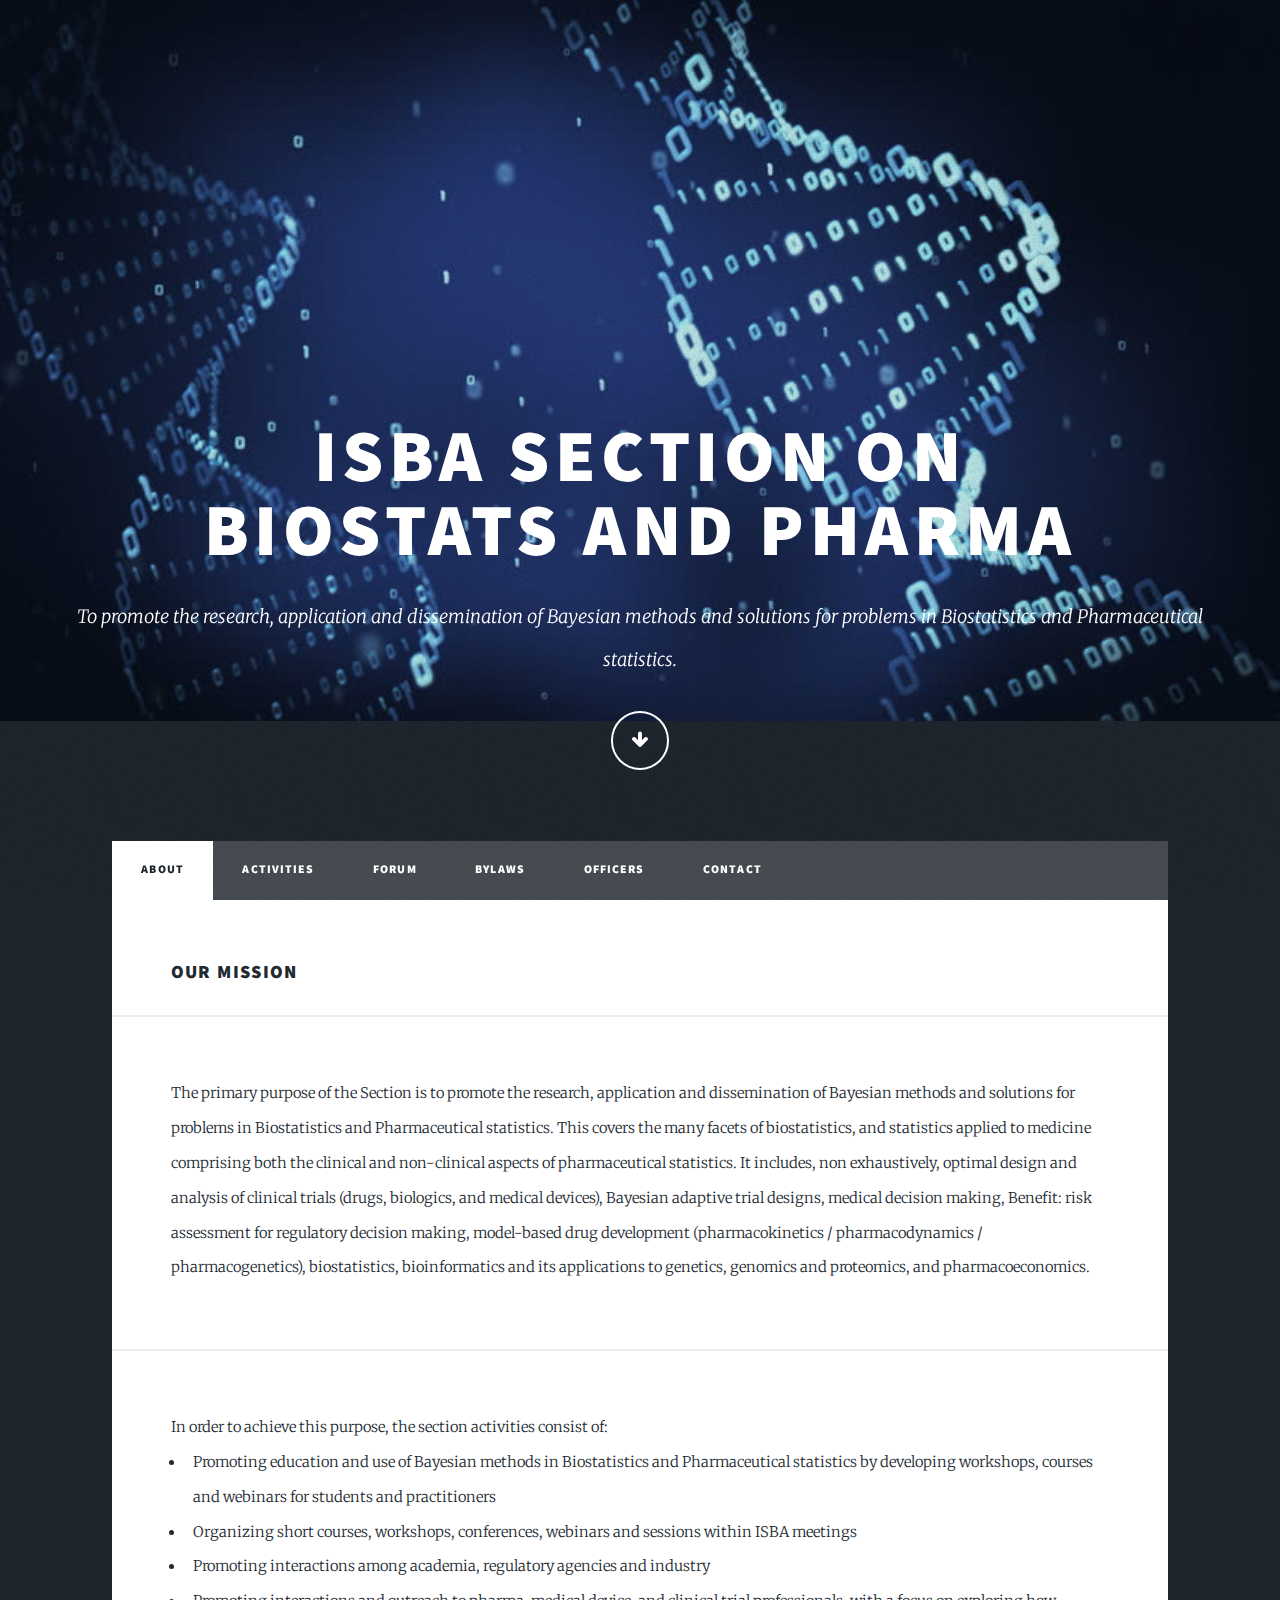
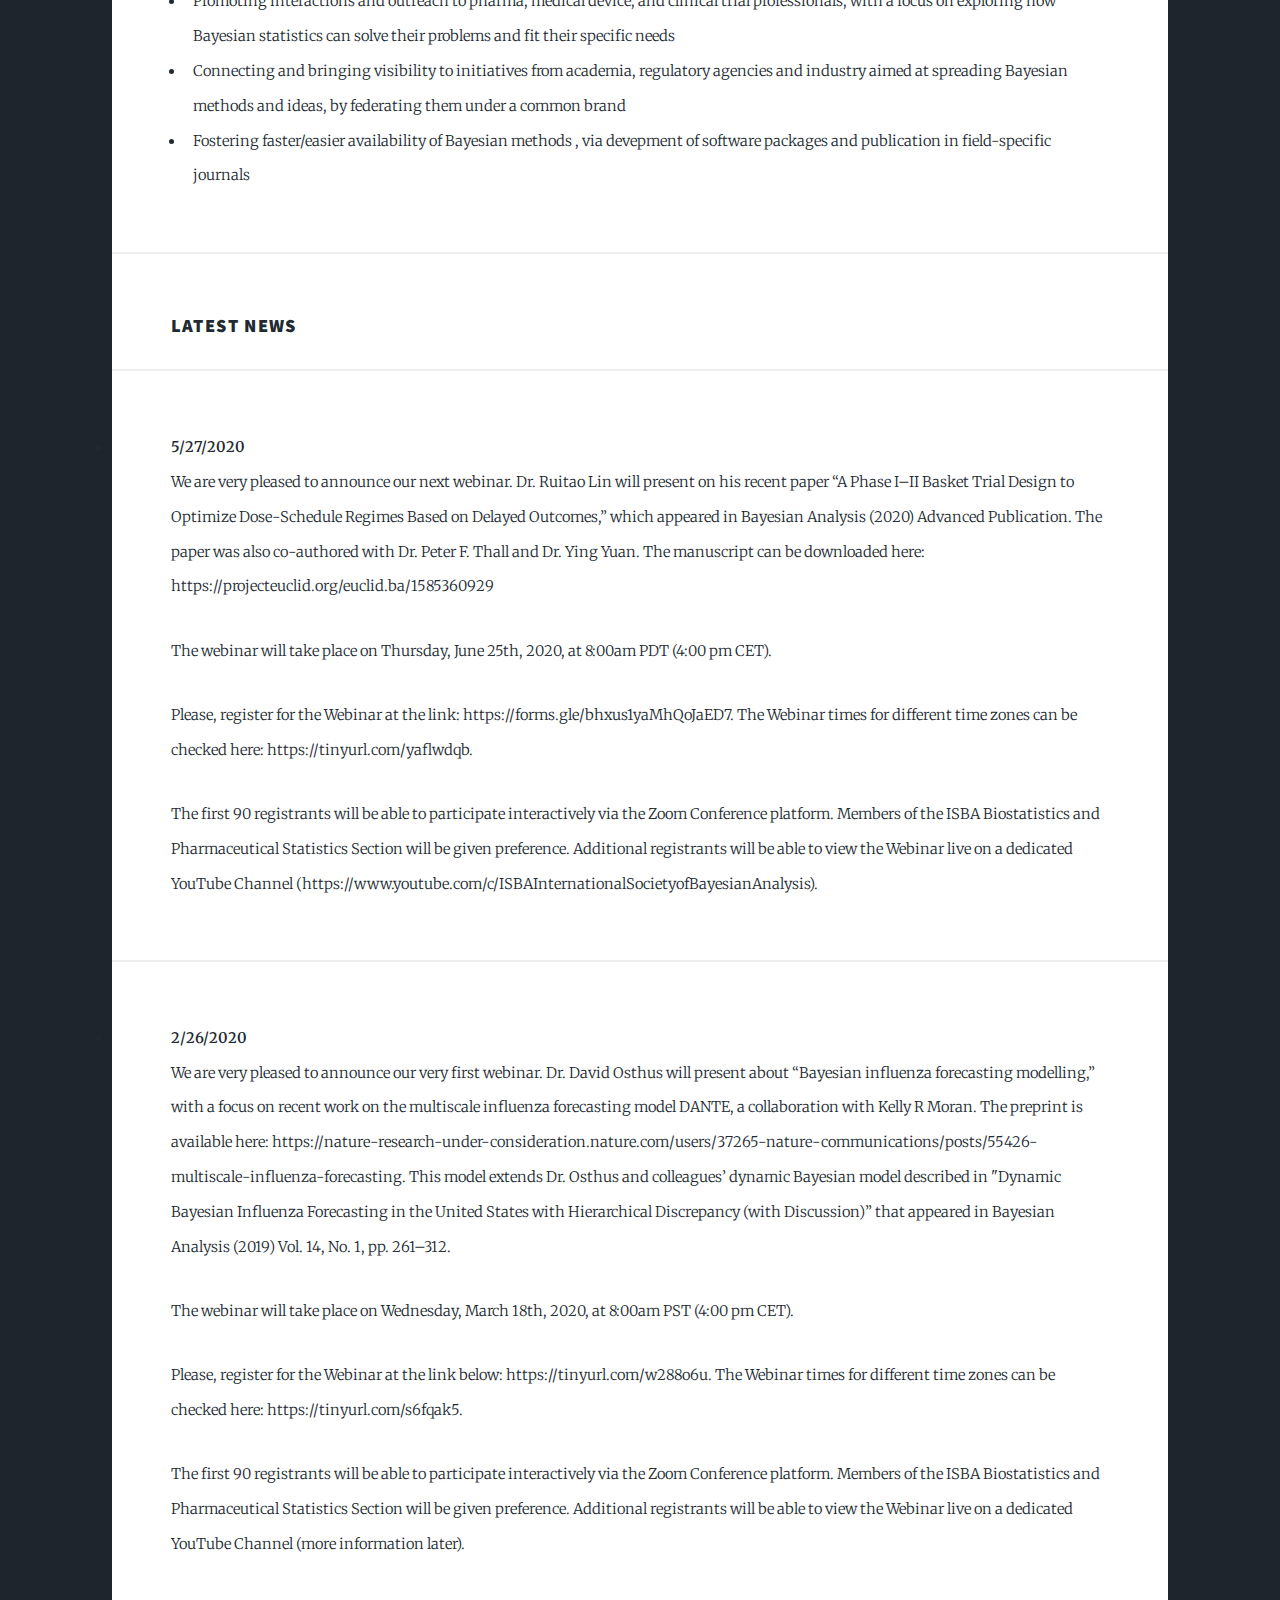
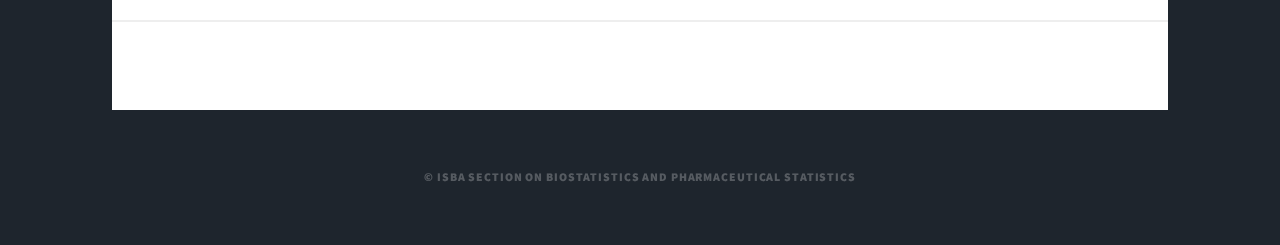
<file: index.html>
<!DOCTYPE HTML>
<!--
	Massively by HTML5 UP
	html5up.net | @ajlkn
	Free for personal and commercial use under the CCA 3.0 license (html5up.net/license)
-->
<html>
	<head>
		<title>ISBA BP</title>
		<meta charset="utf-8" />
		<meta name="viewport" content="width=device-width, initial-scale=1, user-scalable=no" />
		<link rel="stylesheet" href="assets/css/main.css" />
		<noscript><link rel="stylesheet" href="assets/css/noscript.css" /></noscript>
	</head>
	<body class="is-preload">

		<!-- Wrapper -->
			<div id="wrapper" class="fade-in">

				<!-- Intro -->
					<div id="intro">
						<h1>ISBA Section on<br />
						Biostats and Pharma</h1>
						<p>To promote the research, application and dissemination of Bayesian methods and solutions for problems in Biostatistics and Pharmaceutical statistics.</p>
						<ul class="actions">
							<li><a href="#header" class="button icon solo fa-arrow-down scrolly">Continue</a></li>
						</ul>
					</div>

				<!-- Header -->
					<header id="header">
						<a href="index.html" class="logo">ISBA Biostat Pharma</a>
					</header>

				<!-- Nav -->
					<nav id="nav">
						<ul class="links">
							<li class="active"><a href="index.html">About</a></li>
							<li><a href="activities.html">Activities</a></li>
							<li><a href="forum.html">Forum</a></li>
						        <li><a href="bylaws.html">Bylaws</a></li>
							<li><a href="officers.html">Officers</a></li>
							<li><a href="contact.html">Contact</a></li>
						</ul>
					</nav>

				<!-- Main -->
					<div id="main">
						
						<h3>Our Mission</h3>
						<p>The primary purpose of the Section is to promote the research, application and dissemination of Bayesian methods and solutions for problems in 
						   Biostatistics and Pharmaceutical statistics. This covers the many facets of biostatistics, and statistics applied to medicine comprising both the 
						   clinical and non-clinical aspects of pharmaceutical statistics. It includes, non exhaustively, optimal design and analysis of clinical trials 
						   (drugs, biologics, and medical devices), Bayesian adaptive trial designs, medical decision making, Benefit: risk assessment for regulatory decision 
						   making, model-based drug development (pharmacokinetics / pharmacodynamics / pharmacogenetics), biostatistics, bioinformatics and its applications to 
							genetics, genomics and proteomics, and pharmacoeconomics.<br></br>
						   
				                   <div class="col-6 col-12-small">
				                   In order to achieve this purpose, the section activities consist of:
						   
				                   <ul>
				                   <li>Promoting education and use of Bayesian methods in Biostatistics and Pharmaceutical statistics by developing workshops, courses and webinars for students and practitioners</li>
						   <li>Organizing short courses, workshops, conferences, webinars and sessions within ISBA meetings</li>
						   <li>Promoting interactions among academia, regulatory agencies and industry</li>
						   <li>Promoting interactions and outreach to pharma, medical device, and clinical trial professionals, with a focus on exploring how Bayesian statistics can solve their problems and fit their specific needs</li>
						   <li>Connecting and bringing visibility to initiatives from academia, regulatory agencies and industry aimed at spreading Bayesian methods and ideas, by federating them under a common brand</li>
						   <li>Fostering faster/easier availability of Bayesian methods , via devepment of software packages and publication in field-specific journals</li>
				             	   </ul>
						
				                </div>
						<h3>Latest News</h3>
				                 <li> <b>5/27/2020</b>
					            <p>We are very pleased to announce our next webinar. Dr. Ruitao Lin will present on his recent paper “A Phase I–II Basket Trial Design to Optimize Dose-Schedule Regimes Based on Delayed Outcomes,” which appeared in Bayesian Analysis (2020) Advanced Publication. The paper was also co-authored with Dr. Peter F. Thall and Dr. Ying Yuan. The manuscript can be downloaded here: https://projecteuclid.org/euclid.ba/1585360929</p>
                                                    
						    <p>The webinar will take place on Thursday, June 25th, 2020, at 8:00am PDT (4:00 pm CET).</p>

					            <p>Please, register for the Webinar at the link: https://forms.gle/bhxus1yaMhQoJaED7. The Webinar times for different time zones can be checked here: https://tinyurl.com/yaflwdqb.</p>

					            <p>The first 90 registrants will be able to participate interactively via the Zoom Conference platform. Members of the ISBA Biostatistics and Pharmaceutical Statistics Section will be given preference. Additional registrants will be able to view the Webinar live on a dedicated YouTube Channel (https://www.youtube.com/c/ISBAInternationalSocietyofBayesianAnalysis).</p>
                                                    </li>			
				                    <li> <b>2/26/2020</b>
					            <p>We are very pleased to announce our very first webinar. Dr. David Osthus will present about “Bayesian influenza forecasting modelling,” with a focus on recent work on the multiscale influenza forecasting model DANTE, a collaboration with Kelly R Moran. The preprint is available here: https://nature-research-under-consideration.nature.com/users/37265-nature-communications/posts/55426-multiscale-influenza-forecasting. This model extends Dr. Osthus and colleagues’ dynamic Bayesian model described in "Dynamic Bayesian Influenza Forecasting in the United States with Hierarchical Discrepancy (with Discussion)” that appeared in Bayesian Analysis (2019) Vol. 14, No. 1, pp. 261–312.</p>
                                                    
						    <p>The webinar will take place on Wednesday, March 18th, 2020, at 8:00am PST (4:00 pm CET).</p>

					            <p>Please, register for the Webinar at the link below: https://tinyurl.com/w288o6u. The Webinar times for different time zones can be checked here: https://tinyurl.com/s6fqak5.</p>

					            <p>The first 90 registrants will be able to participate interactively via the Zoom Conference platform. Members of the ISBA Biostatistics and Pharmaceutical Statistics Section will be given preference. Additional registrants will be able to view the Webinar live on a dedicated YouTube Channel (more information later).</p>
                                                </li>
						</p>

</div>

				<!-- Copyright -->
					<div id="copyright">
						<ul><li>&copy; ISBA Section on Biostatistics and Pharmaceutical Statistics</li></ul>
					</div>

			</div>

		<!-- Scripts -->
			<script src="assets/js/jquery.min.js"></script>
			<script src="assets/js/jquery.scrollex.min.js"></script>
			<script src="assets/js/jquery.scrolly.min.js"></script>
			<script src="assets/js/browser.min.js"></script>
			<script src="assets/js/breakpoints.min.js"></script>
			<script src="assets/js/util.js"></script>
			<script src="assets/js/main.js"></script>

	</body>
</html>
</file>
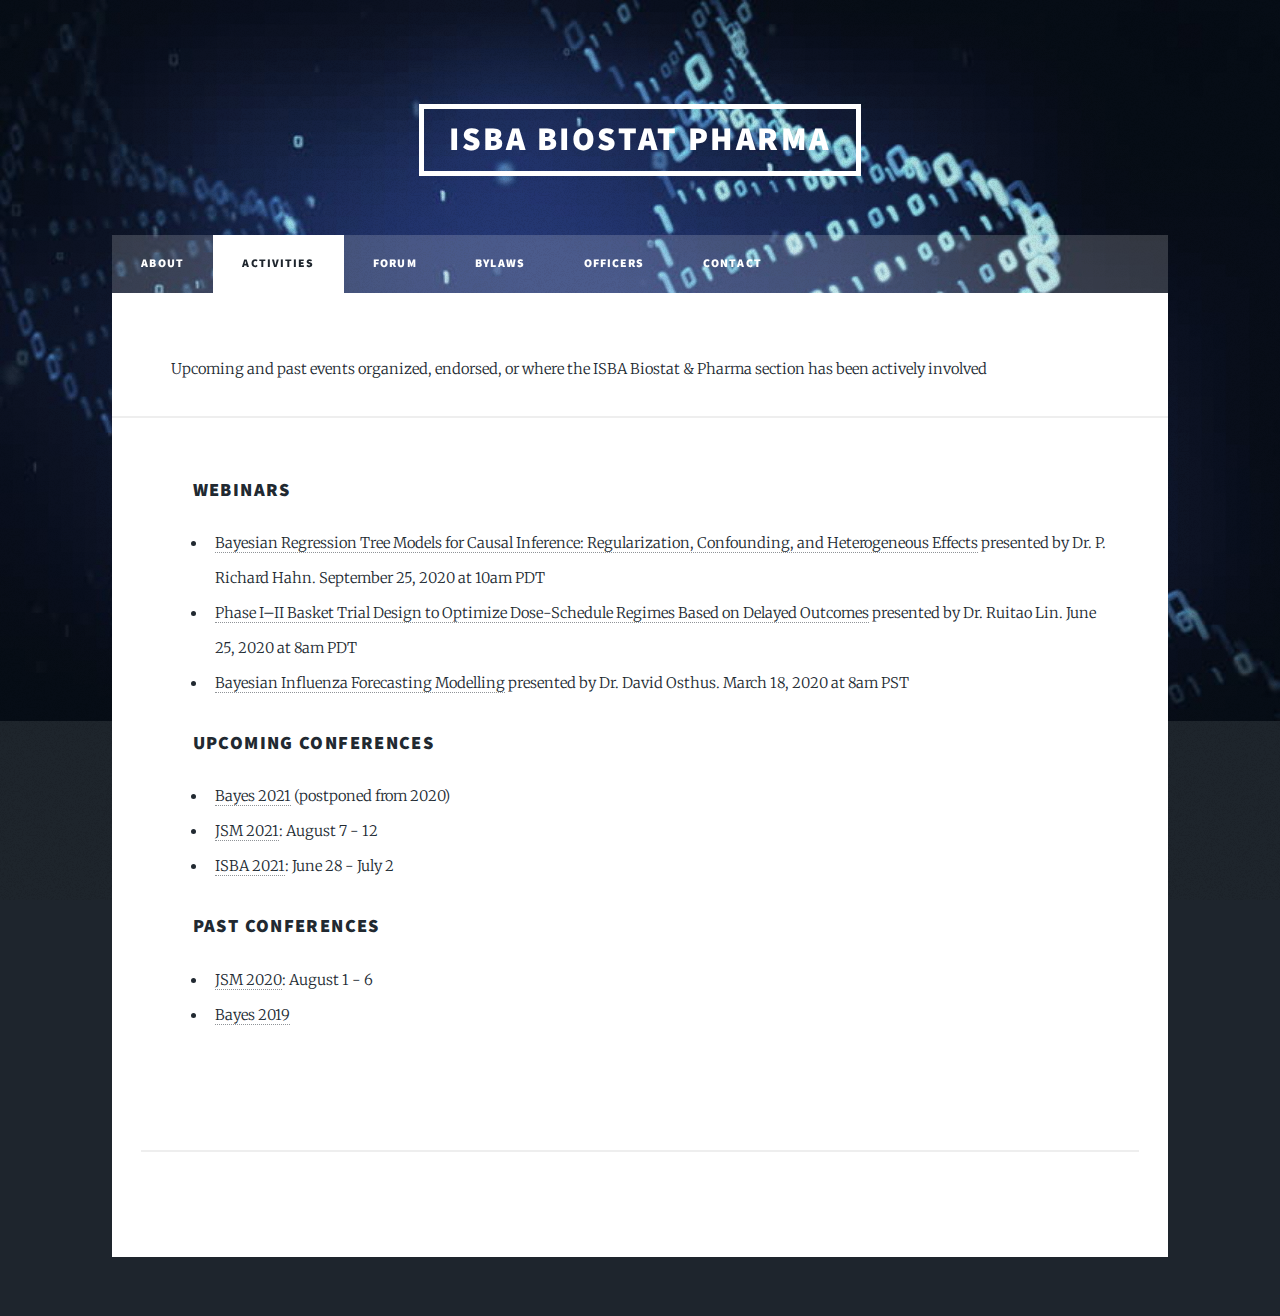
<file: activities.html>
<!DOCTYPE HTML>
<!--
	Massively by HTML5 UP
	html5up.net | @ajlkn
	Free for personal and commercial use under the CCA 3.0 license (html5up.net/license)
-->
<html>
	<head>
		<title>Activities</title>
		<meta charset="utf-8" />
		<meta name="viewport" content="width=device-width, initial-scale=1, user-scalable=no" />
		<link rel="stylesheet" href="assets/css/main.css" />
		<noscript><link rel="stylesheet" href="assets/css/noscript.css" /></noscript>
	</head>
	<body class="is-preload">

		<!-- Wrapper -->
			<div id="wrapper">

				<!-- Header -->
					<header id="header">
						<a href="index.html" class="logo">ISBA Biostat Pharma</a>
					</header>

				<!-- Nav -->
					<nav id="nav">
						<ul class="links">
							<li><a href="index.html">About</a></li>
							<li class="active"><a href="activities.html">Activities</a></li>
							<li><a href="forum.html">Forum</a></li>
						        <li><a href="bylaws.html">Bylaws</a></li>
							<li><a href="officers.html">Officers</a></li>
                                                        <li><a href="contact.html">Contact</a></li>
						</ul>

					</nav>

				<!-- Main -->
					<div id="main">
						<p> Upcoming and past events organized, endorsed, or where the ISBA Biostat & Pharma section has been actively involved</p>

				         		<div class="row">
										<div>
											
											<h3>Webinars</h3>
											<ul>
												<li><a href="https://www.youtube.com/watch?v=rIijEBrXTrE">Bayesian Regression Tree Models for Causal Inference: Regularization, Confounding, and Heterogeneous Effects</a> presented by Dr. P. Richard Hahn. September 25, 2020 at 10am PDT
												<li><a href="https://www.youtube.com/watch?v=iWkCTvLIR3I">Phase I–II Basket Trial Design to Optimize Dose-Schedule Regimes Based on Delayed Outcomes</a> presented by Dr. Ruitao Lin. June 25, 2020 at 8am PDT
												<li><a href="https://www.youtube.com/watch?v=MCtH4dvmFLc">Bayesian Influenza Forecasting Modelling</a> presented by Dr. David Osthus. March 18, 2020 at 8am PST
												</li>
											</ul>
											
											<h3>Upcoming Conferences</h3>
											<ul>
												<li><a href="https://bayes-pharma.org/">Bayes 2021</a> (postponed from 2020) </li>
												<li><a href="https://ww2.amstat.org/meetings/jsm/2021/">JSM 2021</a>: August 7 - 12</li>
												<li><a href="https://bayesian.org/isba2020-home/">ISBA 2021</a>: June 28 - July 2</li>
											</ul>

											<h3>Past Conferences</h3>
											<ul class="alt">
												<li><a href="https://ww2.amstat.org/meetings/jsm/2020/">JSM 2020</a>: August 1 - 6</li>
												<li><a href="https://www.bayes-pharma.org/">Bayes 2019</a> </li>
											</ul>

										</div>
										</div>

				<!-- Copyright -->
					<div id="copyright">
						<ul><li>&copy; ISBA Section on Biostatistics and Pharmaceutical Statistics</li></ul>
					</div>

			</div>

		<!-- Scripts -->
			<script src="assets/js/jquery.min.js"></script>
			<script src="assets/js/jquery.scrollex.min.js"></script>
			<script src="assets/js/jquery.scrolly.min.js"></script>
			<script src="assets/js/browser.min.js"></script>
			<script src="assets/js/breakpoints.min.js"></script>
			<script src="assets/js/util.js"></script>
			<script src="assets/js/main.js"></script>

	</body>
</html>
</file>
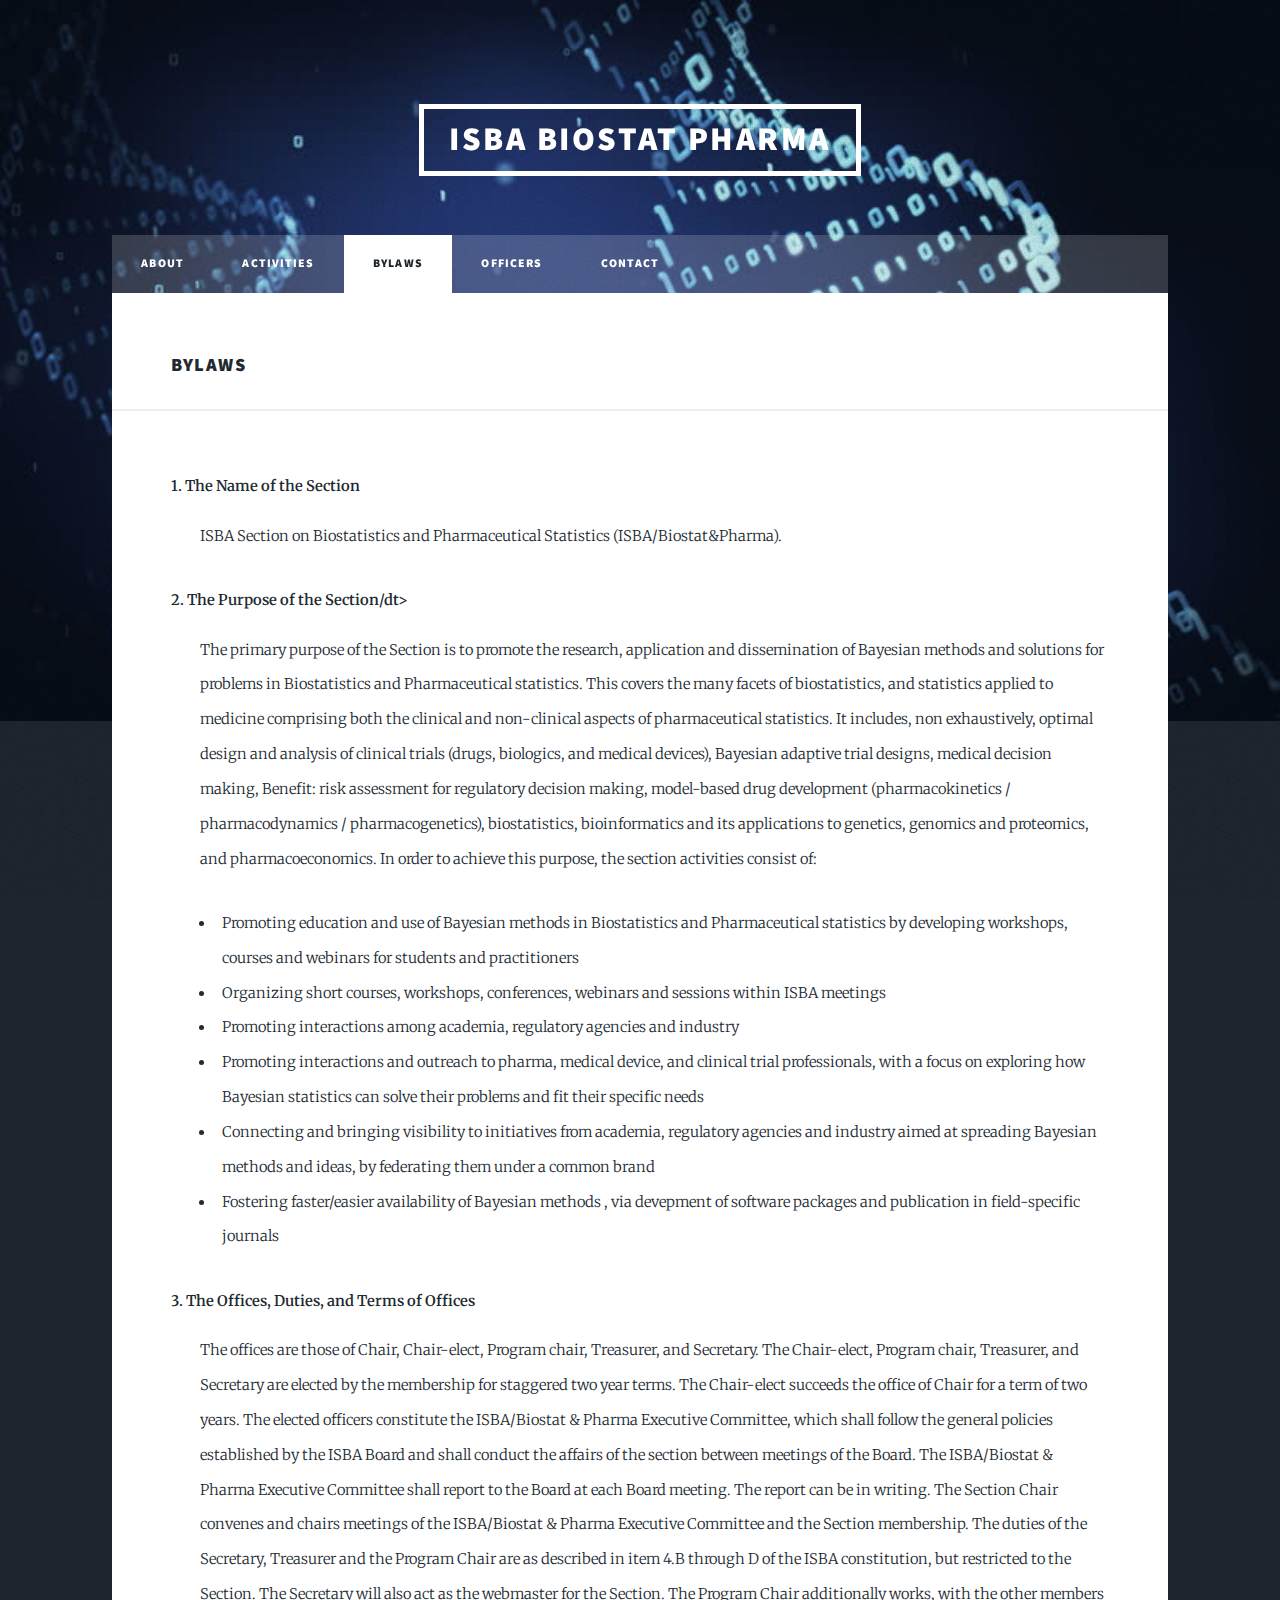
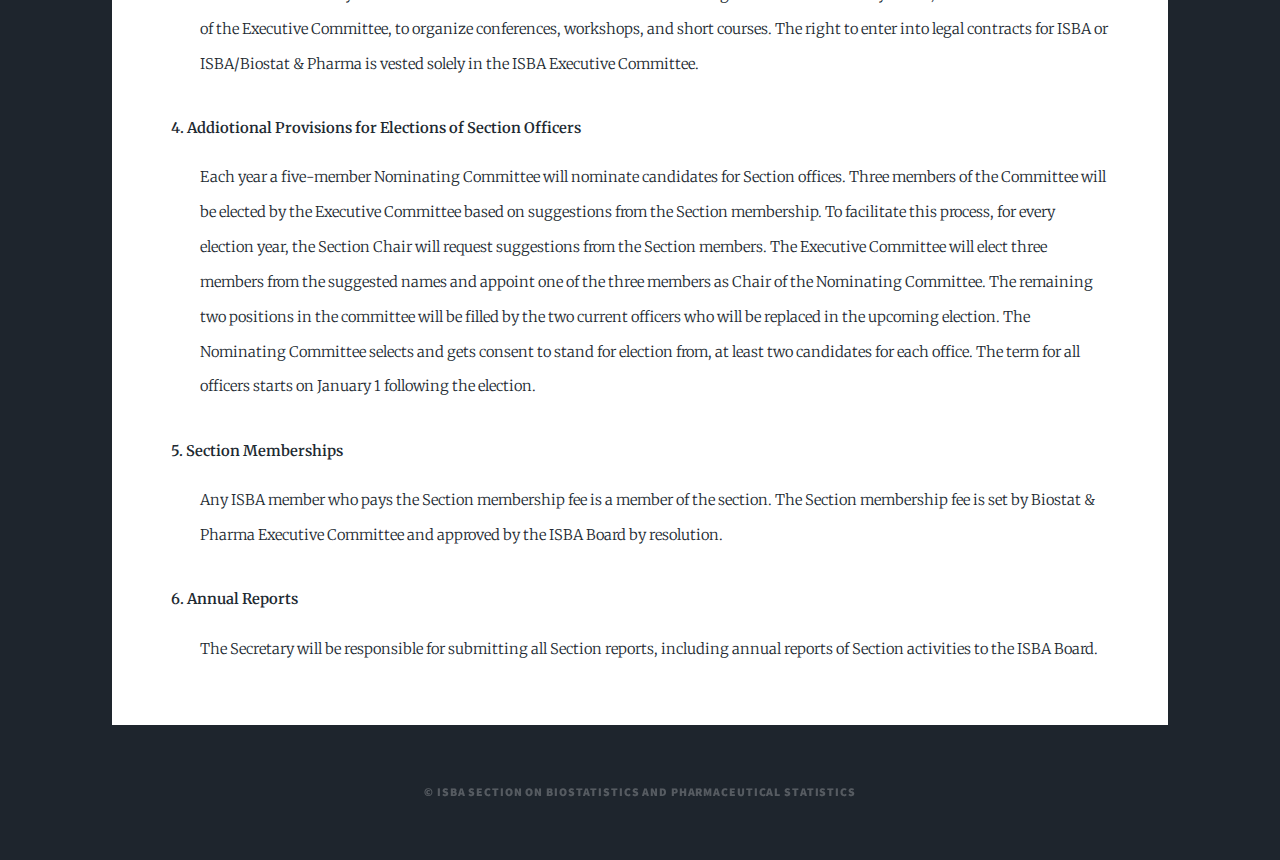
<file: bylaws.html>
<!DOCTYPE HTML>
<!--
	Massively by HTML5 UP
	html5up.net | @ajlkn
	Free for personal and commercial use under the CCA 3.0 license (html5up.net/license)
-->
<html>
	<head>
		<title>Bylaws</title>
		<meta charset="utf-8" />
		<meta name="viewport" content="width=device-width, initial-scale=1, user-scalable=no" />
		<link rel="stylesheet" href="assets/css/main.css" />
		<noscript><link rel="stylesheet" href="assets/css/noscript.css" /></noscript>
	</head>
	<body class="is-preload">

		<!-- Wrapper -->
			<div id="wrapper">

				<!-- Header -->
					<header id="header">
						<a href="index.html" class="logo">ISBA Biostat Pharma</a>
					</header>

				<!-- Nav -->
					<nav id="nav">
						<ul class="links">
							<li ><a href="index.html">About</a></li>
							<li><a href="activities.html">Activities</a></li>
						        <li class="active"><a href="bylaws.html">Bylaws</a></li>
							<li><a href="officers.html">Officers</a></li>
							<li><a href="contact.html">Contact</a></li>
						</ul>
					</nav>

				<!-- Main -->
					<div id="main">

						<h3>Bylaws</h3>
									<dl>
										<dt>1. The Name of the Section</dt>
										<dd>
											<p>ISBA Section on Biostatistics and Pharmaceutical Statistics (ISBA/Biostat&Pharma).</p>
										</dd>
										<dt>2. The Purpose of the Section/dt>
										<dd>
											<p>The primary purpose of the Section is to promote the research, application and dissemination of Bayesian methods and solutions for problems in Biostatistics and Pharmaceutical statistics. This covers the many facets of biostatistics, and statistics applied to medicine comprising both the clinical and non-clinical aspects of pharmaceutical statistics. It includes, non exhaustively,  optimal design and analysis of clinical trials (drugs, biologics,  and medical devices), Bayesian adaptive trial designs, medical decision making,  Benefit: risk assessment for regulatory decision making, model-based drug development (pharmacokinetics / pharmacodynamics / pharmacogenetics), biostatistics, bioinformatics and its applications to genetics, genomics and proteomics, and pharmacoeconomics.

In order to achieve this purpose, the section activities consist of:
									<ul>
										<li>Promoting education and use of Bayesian methods in Biostatistics and Pharmaceutical statistics by developing workshops, courses and webinars for students and practitioners</li>
										<li>Organizing short courses, workshops, conferences, webinars and sessions within ISBA meetings</li>
										<li>Promoting interactions among academia, regulatory agencies and industry</li>
										<li>Promoting interactions and outreach to pharma, medical device, and clinical trial professionals, with a focus on exploring how Bayesian statistics can solve their problems and fit their specific needs</li>
										<li>Connecting and bringing visibility to initiatives from academia, regulatory agencies and industry aimed at spreading Bayesian methods and ideas, by federating them under a common brand</li>
									        <li>Fostering faster/easier availability of Bayesian methods , via devepment of software packages and  publication in field-specific journals</li>
										</ul>		
											</p>
										</dd>
										<dt>3. The Offices, Duties, and Terms of Offices</dt>
										<dd>
											<p>The offices are those of Chair, Chair-elect, Program chair, Treasurer, and Secretary. The Chair-elect, Program chair, Treasurer, and Secretary are elected by the membership for staggered two year terms. The Chair-elect succeeds the office of Chair for a term of two years.

The elected officers constitute the ISBA/Biostat & Pharma Executive Committee, which shall follow the general policies established by the ISBA Board and shall conduct the affairs of the section between meetings of the Board. The ISBA/Biostat & Pharma Executive Committee shall report to the Board at each Board meeting. The report can be in writing.

The Section Chair convenes and chairs meetings of the ISBA/Biostat & Pharma Executive Committee and the Section membership. The duties of the Secretary, Treasurer and the Program Chair are as described in item 4.B through D of the ISBA constitution, but restricted to the Section.  The Secretary will also act as the webmaster for the Section. The Program Chair additionally works, with the other members of the Executive Committee, to organize conferences, workshops, and short courses.
The right to enter into legal contracts for ISBA or ISBA/Biostat & Pharma is vested solely in the ISBA Executive Committee.
											</p>
										</dd>
										<dt>4. Addiotional Provisions for Elections of Section Officers</dt>
										<dd>
											<p>Each year a five-member Nominating Committee will nominate candidates for Section offices. Three members of the Committee will be elected by the Executive Committee based on suggestions from the Section membership. To facilitate this process, for every election year, the Section Chair will request suggestions from the Section members. The Executive Committee will elect three members from the suggested names and appoint one of the three members as Chair of the Nominating Committee. The remaining two positions in the committee will be filled by the two current officers who will be replaced in the upcoming election. The Nominating Committee selects and gets consent to stand for election from, at least two candidates for each office.
The term for all officers starts on January 1 following the election.
											</p>
										</dd>
										<dt>5. Section Memberships</dt>
										<dd>
											<p>Any ISBA member who pays the Section membership fee is a member of the section. The Section membership fee is set by Biostat & Pharma Executive Committee and approved by the ISBA Board by resolution.</p>
										</dd>
										<dt>6. Annual Reports</dt>
										<dd>
											<p>The Secretary will be responsible for submitting all Section reports, including annual reports of Section activities  to the ISBA Board.</p>
										</dd>
									</dl>


					</div>

				<!-- Copyright -->
					<div id="copyright">
						<ul><li>&copy; ISBA Section on Biostatistics and Pharmaceutical Statistics</li></ul>
					</div>

			</div>

		<!-- Scripts -->
			<script src="assets/js/jquery.min.js"></script>
			<script src="assets/js/jquery.scrollex.min.js"></script>
			<script src="assets/js/jquery.scrolly.min.js"></script>
			<script src="assets/js/browser.min.js"></script>
			<script src="assets/js/breakpoints.min.js"></script>
			<script src="assets/js/util.js"></script>
			<script src="assets/js/main.js"></script>

	</body>
</html>
</file>
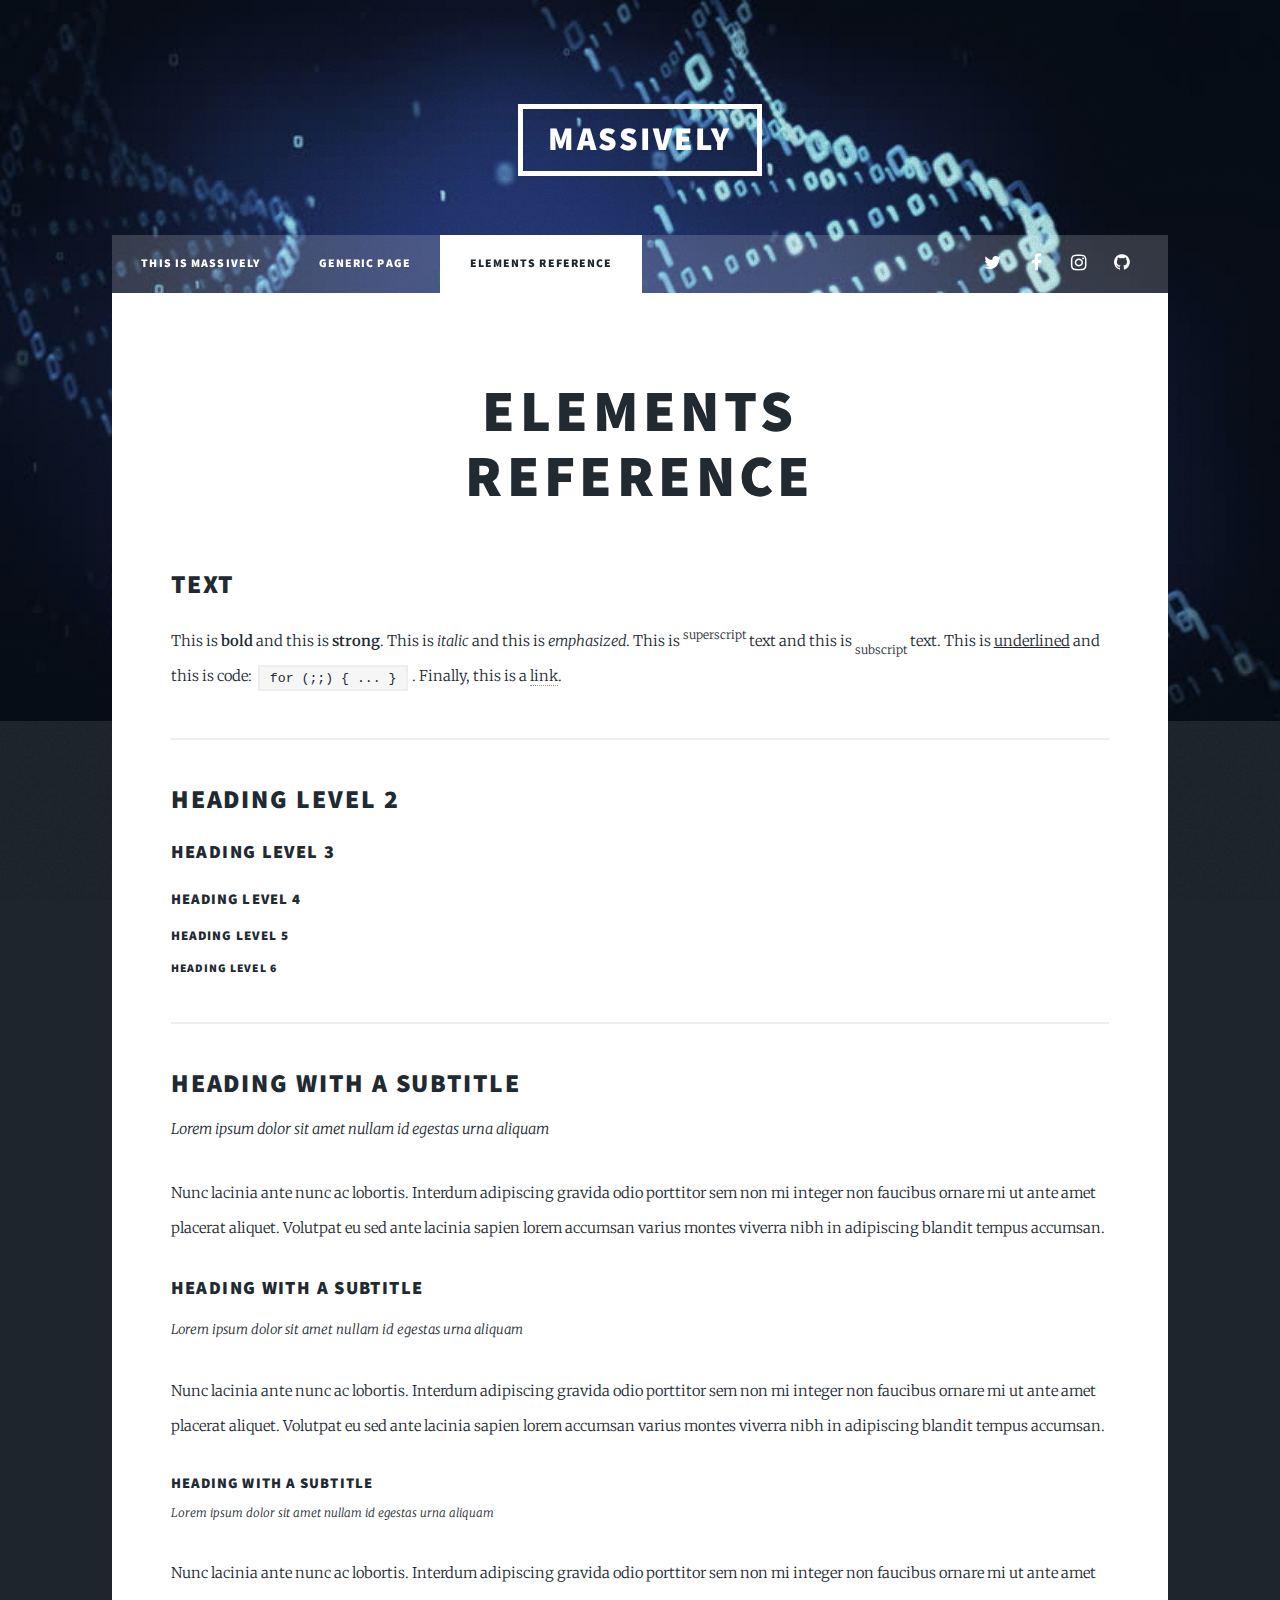
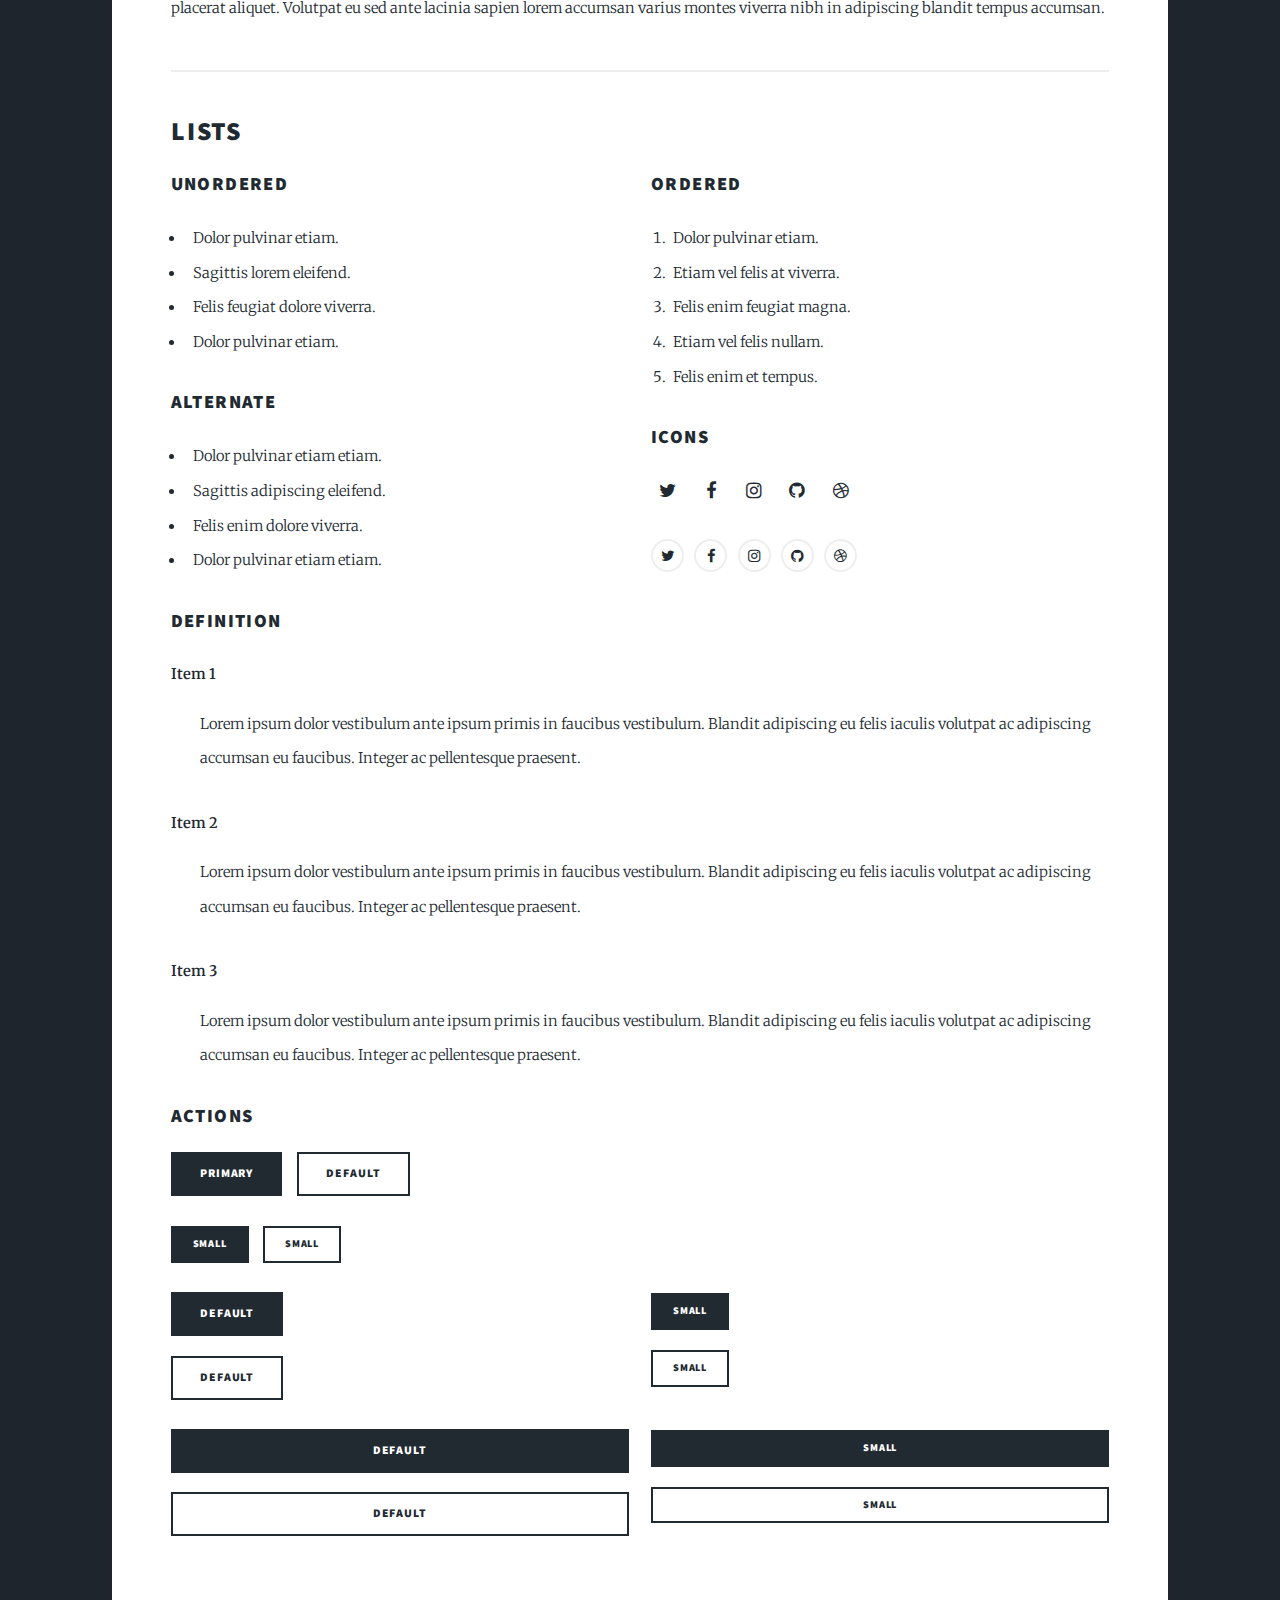
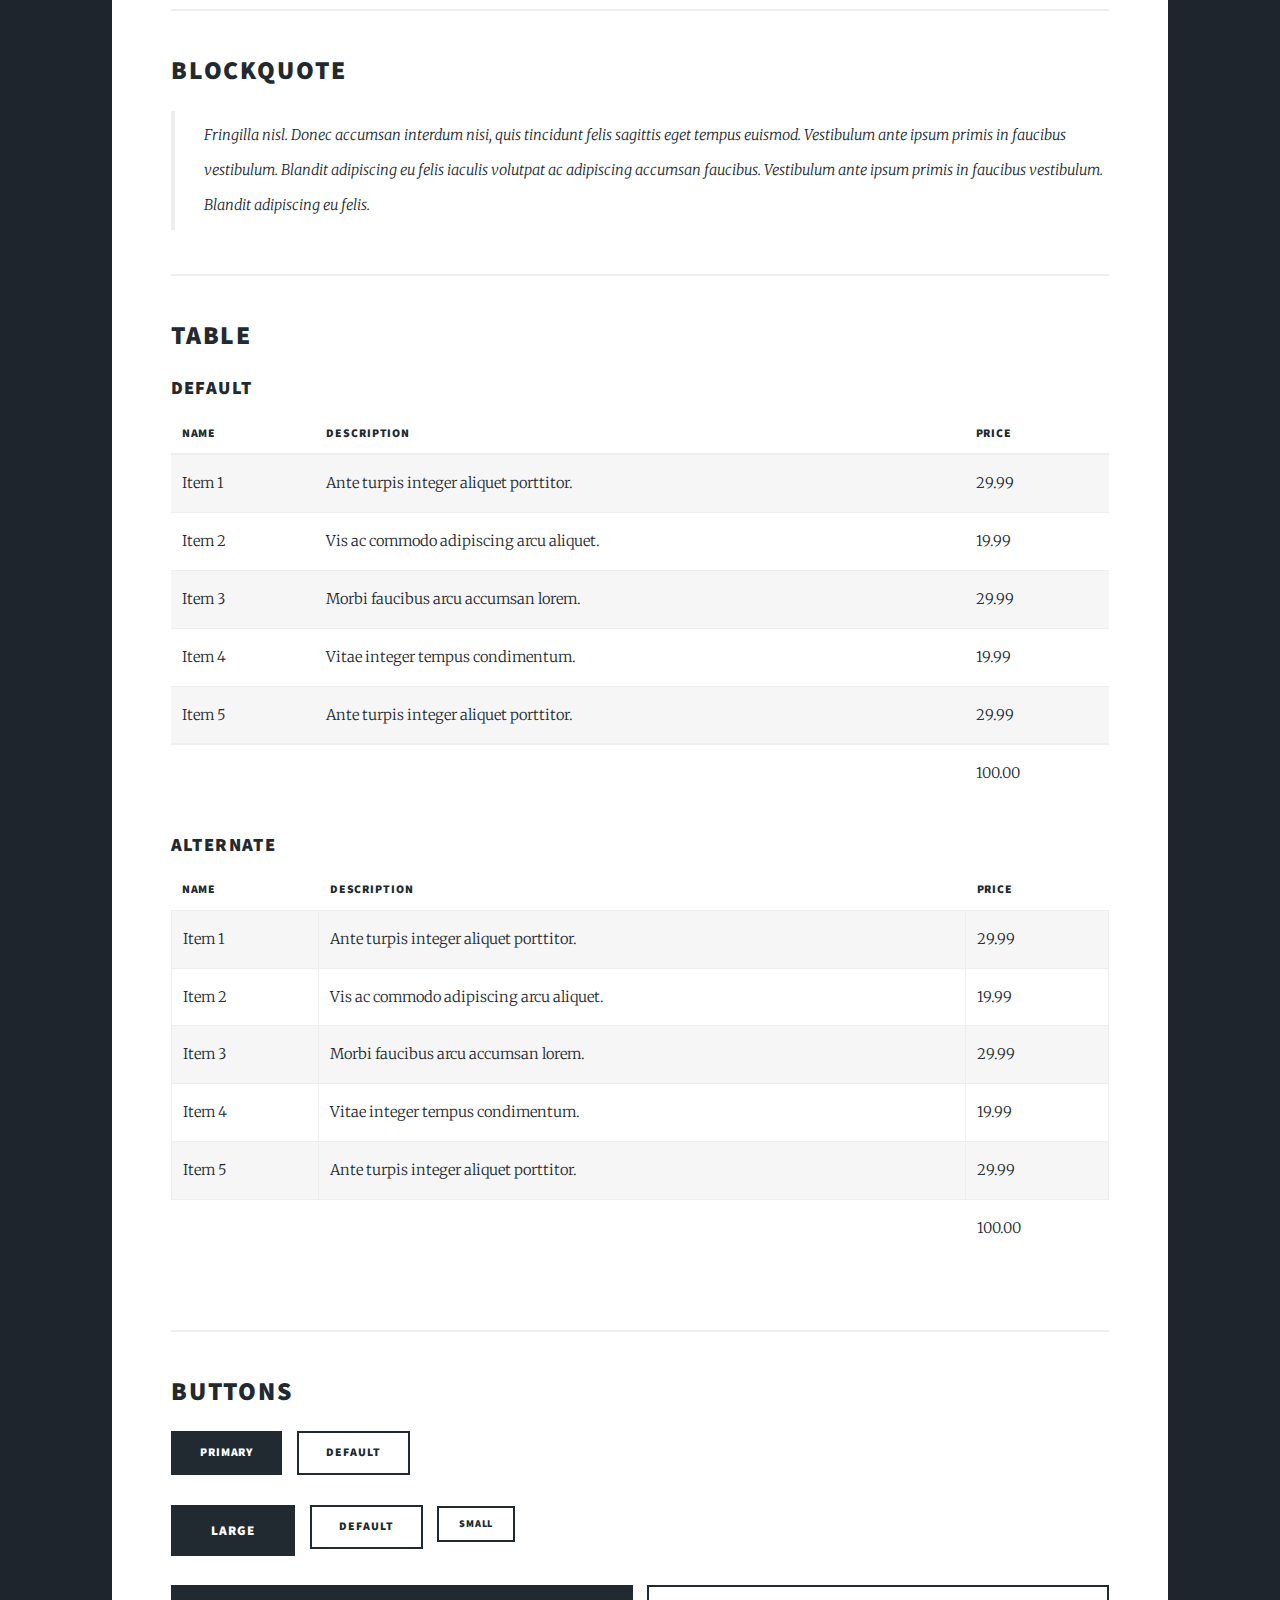
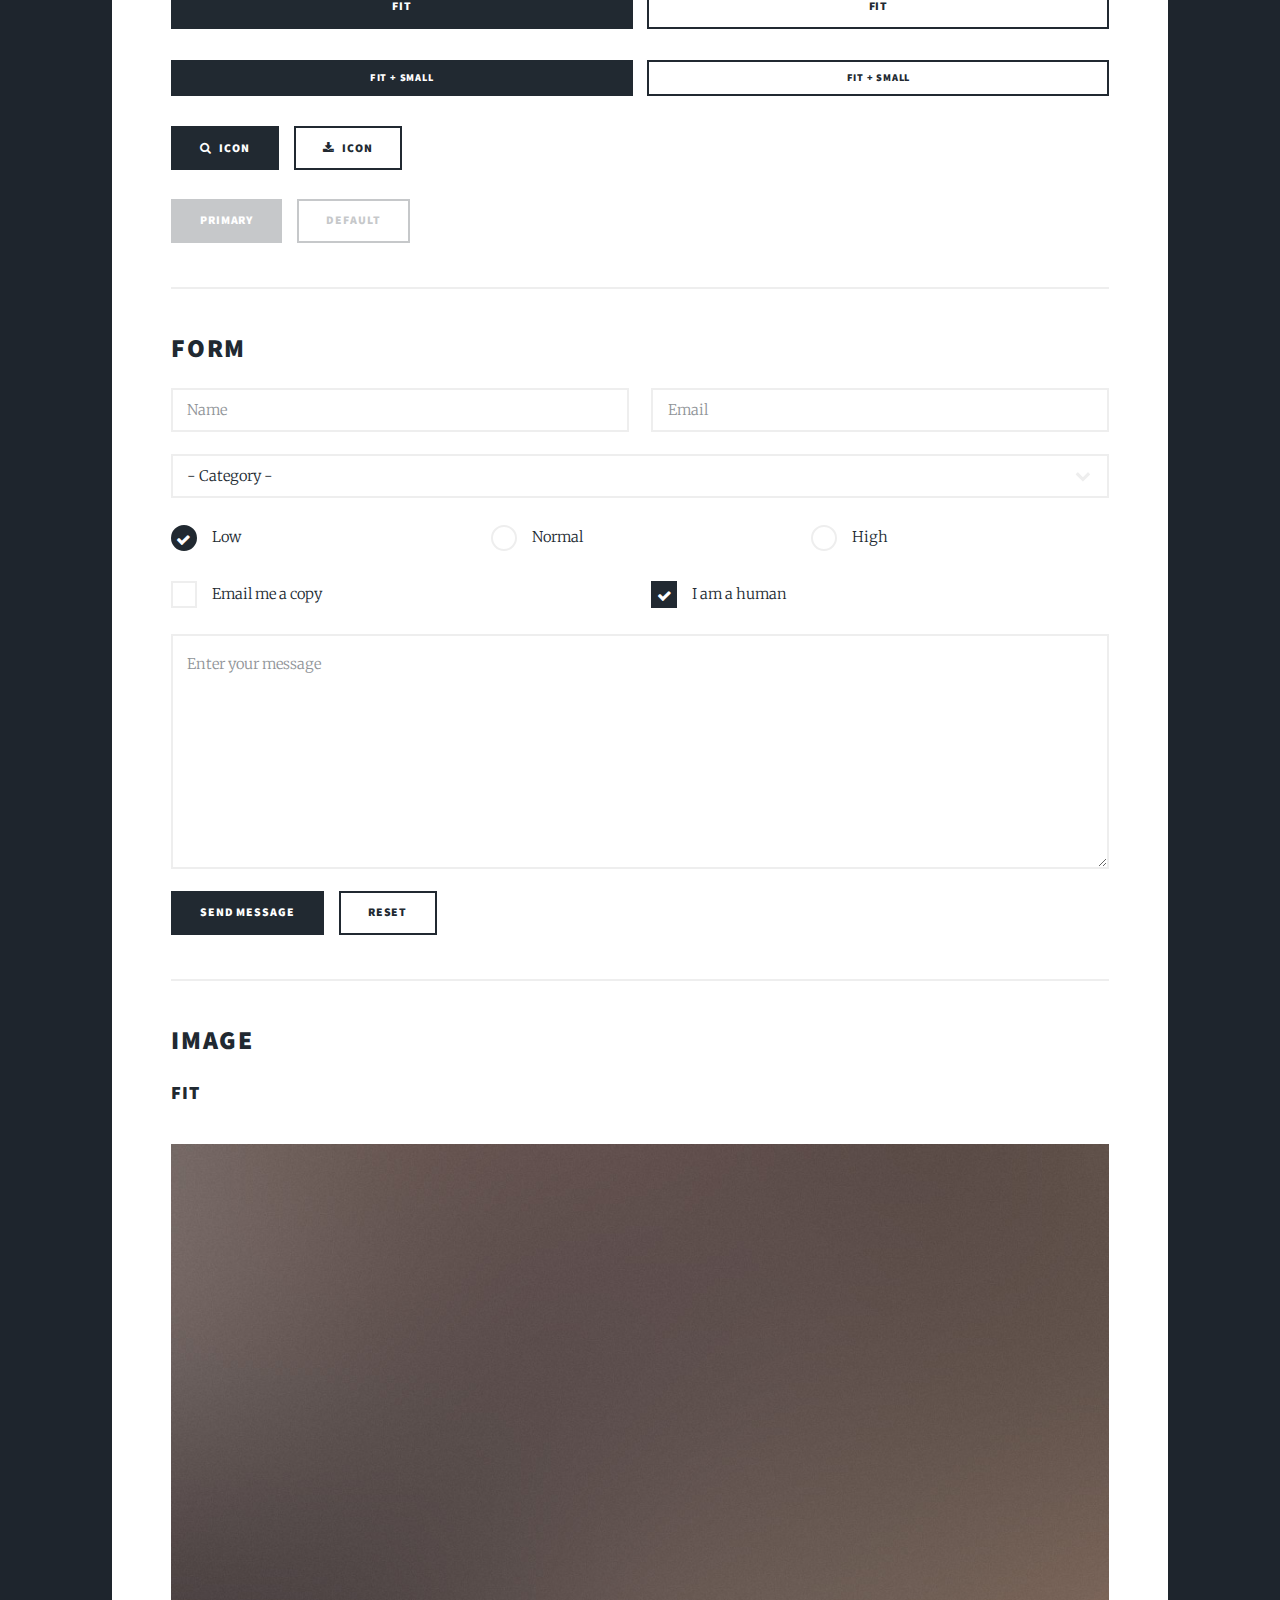
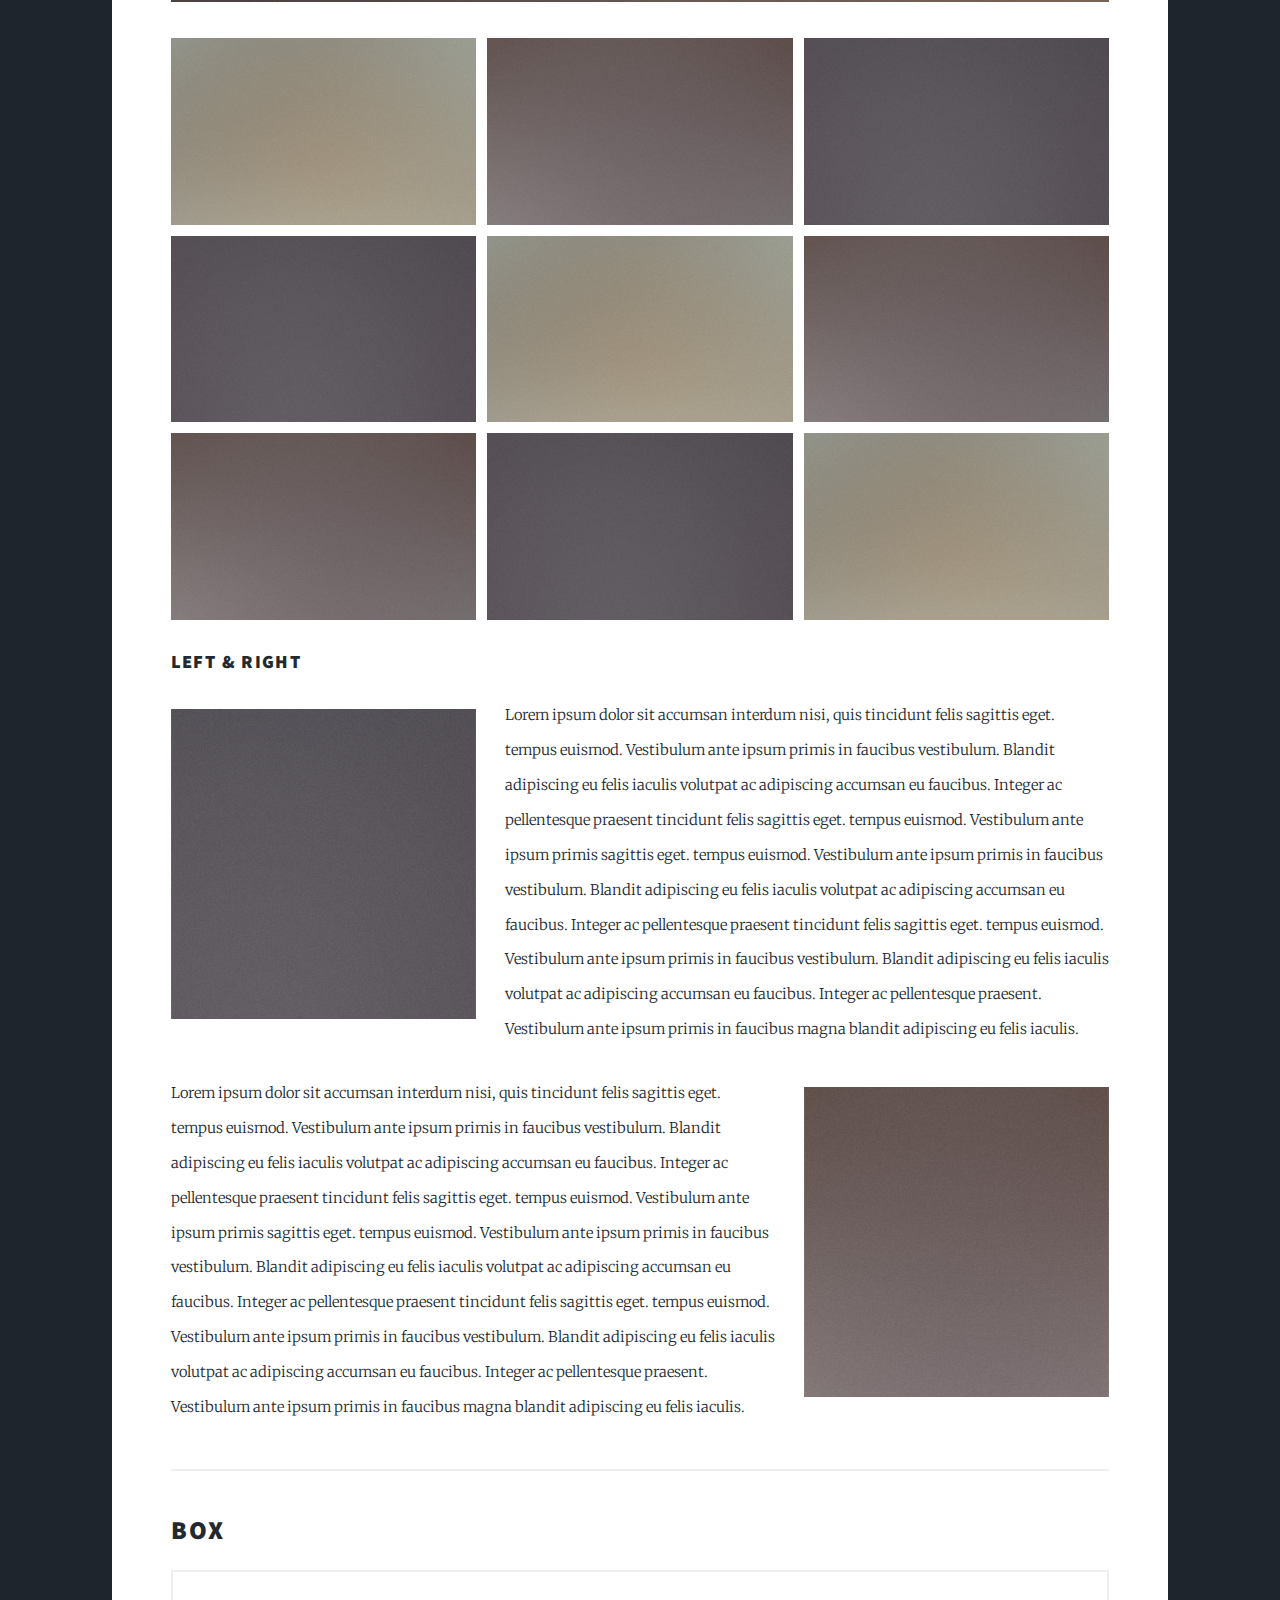
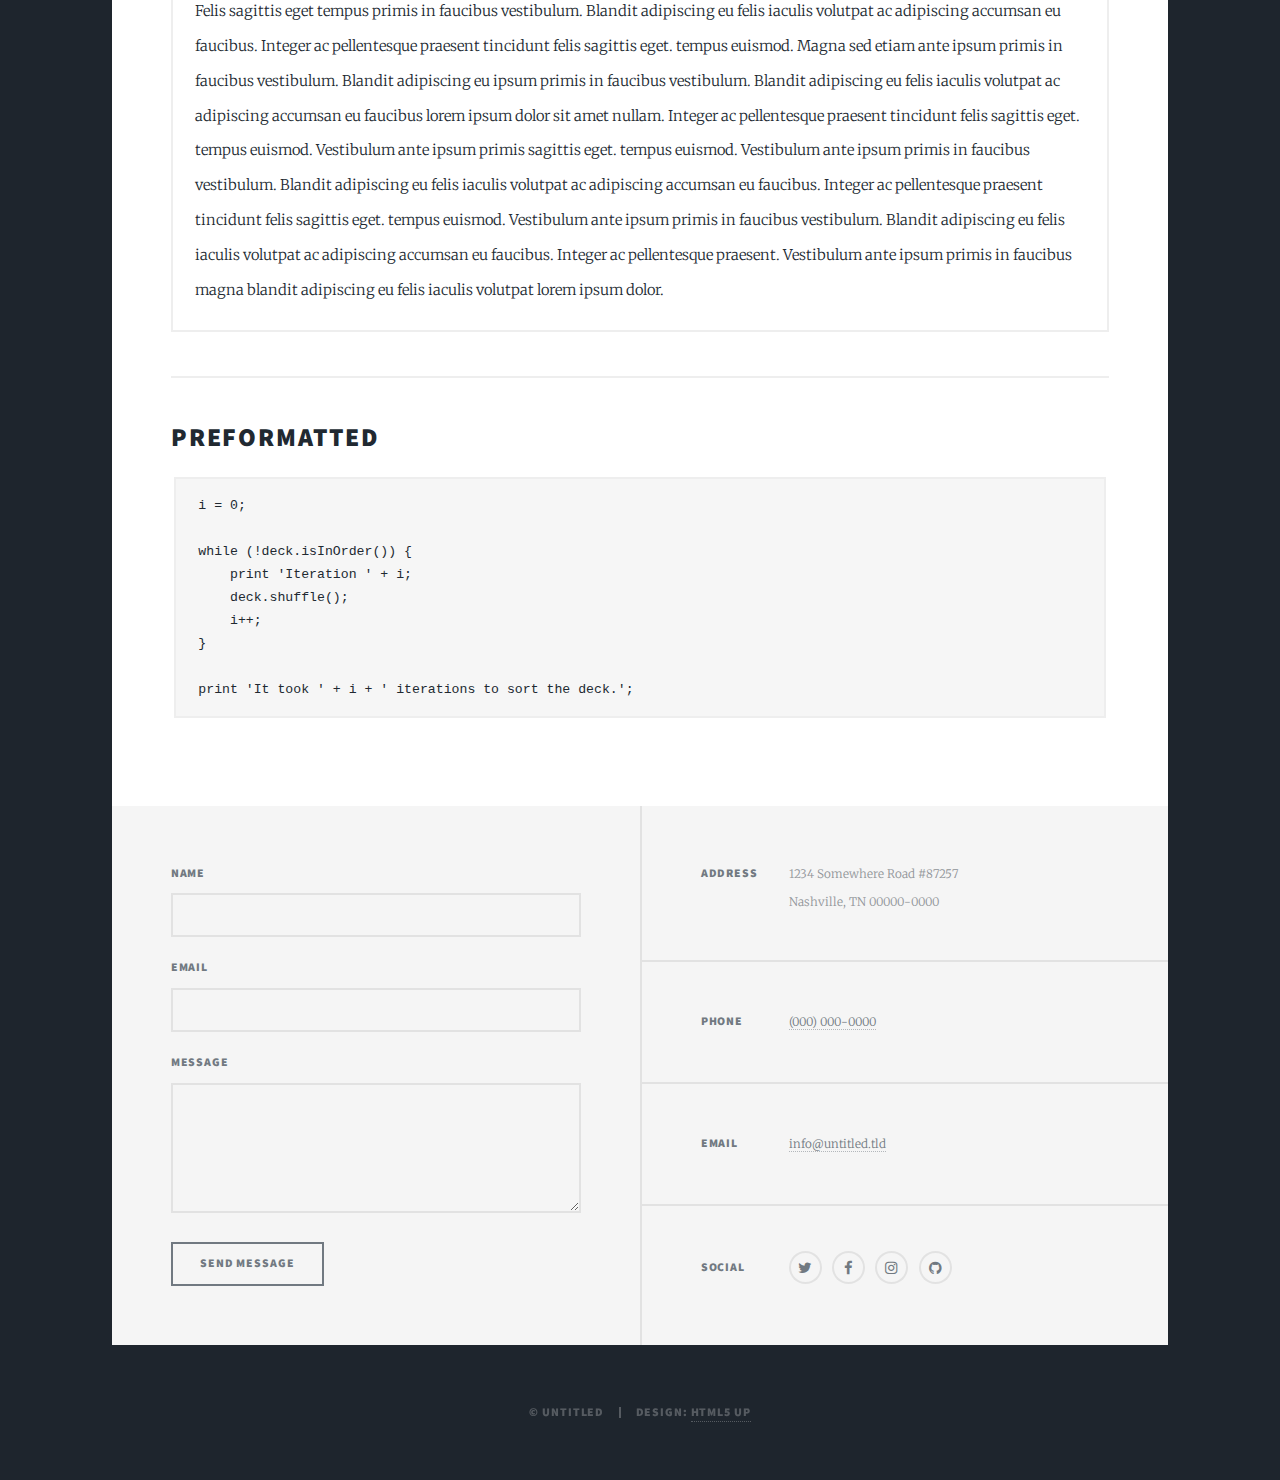
<file: elements.html>
<!DOCTYPE HTML>
<!--
	Massively by HTML5 UP
	html5up.net | @ajlkn
	Free for personal and commercial use under the CCA 3.0 license (html5up.net/license)
-->
<html>
	<head>
		<title>ISBA Section on Biostatistics and Pharma Section</title>
		<meta charset="utf-8" />
		<meta name="viewport" content="width=device-width, initial-scale=1, user-scalable=no" />
		<link rel="stylesheet" href="assets/css/main.css" />
		<noscript><link rel="stylesheet" href="assets/css/noscript.css" /></noscript>
	</head>
	<body class="is-preload">

		<!-- Wrapper -->
			<div id="wrapper">

				<!-- Header -->
					<header id="header">
						<a href="index.html" class="logo">Massively</a>
					</header>

				<!-- Nav -->
					<nav id="nav">
						<ul class="links">
							<li><a href="index.html">This is Massively</a></li>
							<li><a href="generic.html">Generic Page</a></li>
							<li class="active"><a href="elements.html">Elements Reference</a></li>
						</ul>
						<ul class="icons">
							<li><a href="#" class="icon fa-twitter"><span class="label">Twitter</span></a></li>
							<li><a href="#" class="icon fa-facebook"><span class="label">Facebook</span></a></li>
							<li><a href="#" class="icon fa-instagram"><span class="label">Instagram</span></a></li>
							<li><a href="#" class="icon fa-github"><span class="label">GitHub</span></a></li>
						</ul>
					</nav>

				<!-- Main -->
					<div id="main">

						<!-- Post -->
							<section class="post">
								<header class="major">
									<h1>Elements<br />
									Reference</h1>
								</header>

								<!-- Text stuff -->
									<h2>Text</h2>
									<p>This is <b>bold</b> and this is <strong>strong</strong>. This is <i>italic</i> and this is <em>emphasized</em>.
									This is <sup>superscript</sup> text and this is <sub>subscript</sub> text.
									This is <u>underlined</u> and this is code: <code>for (;;) { ... }</code>.
									Finally, this is a <a href="#">link</a>.</p>
									<hr />
									<h2>Heading Level 2</h2>
									<h3>Heading Level 3</h3>
									<h4>Heading Level 4</h4>
									<h5>Heading Level 5</h5>
									<h6>Heading Level 6</h6>
									<hr />
									<header>
										<h2>Heading with a Subtitle</h2>
										<p>Lorem ipsum dolor sit amet nullam id egestas urna aliquam</p>
									</header>
									<p>Nunc lacinia ante nunc ac lobortis. Interdum adipiscing gravida odio porttitor sem non mi integer non faucibus ornare mi ut ante amet placerat aliquet. Volutpat eu sed ante lacinia sapien lorem accumsan varius montes viverra nibh in adipiscing blandit tempus accumsan.</p>
									<header>
										<h3>Heading with a Subtitle</h3>
										<p>Lorem ipsum dolor sit amet nullam id egestas urna aliquam</p>
									</header>
									<p>Nunc lacinia ante nunc ac lobortis. Interdum adipiscing gravida odio porttitor sem non mi integer non faucibus ornare mi ut ante amet placerat aliquet. Volutpat eu sed ante lacinia sapien lorem accumsan varius montes viverra nibh in adipiscing blandit tempus accumsan.</p>
									<header>
										<h4>Heading with a Subtitle</h4>
										<p>Lorem ipsum dolor sit amet nullam id egestas urna aliquam</p>
									</header>
									<p>Nunc lacinia ante nunc ac lobortis. Interdum adipiscing gravida odio porttitor sem non mi integer non faucibus ornare mi ut ante amet placerat aliquet. Volutpat eu sed ante lacinia sapien lorem accumsan varius montes viverra nibh in adipiscing blandit tempus accumsan.</p>

									<hr />

								<!-- Lists -->
									<h2>Lists</h2>
									<div class="row">
										<div class="col-6 col-12-small">

											<h3>Unordered</h3>
											<ul>
												<li>Dolor pulvinar etiam.</li>
												<li>Sagittis lorem eleifend.</li>
												<li>Felis feugiat dolore viverra.</li>
												<li>Dolor pulvinar etiam.</li>
											</ul>

											<h3>Alternate</h3>
											<ul class="alt">
												<li>Dolor pulvinar etiam etiam.</li>
												<li>Sagittis adipiscing eleifend.</li>
												<li>Felis enim dolore viverra.</li>
												<li>Dolor pulvinar etiam etiam.</li>
											</ul>

										</div>
										<div class="col-6 col-12-small">

											<h3>Ordered</h3>
											<ol>
												<li>Dolor pulvinar etiam.</li>
												<li>Etiam vel felis at viverra.</li>
												<li>Felis enim feugiat magna.</li>
												<li>Etiam vel felis nullam.</li>
												<li>Felis enim et tempus.</li>
											</ol>

											<h3>Icons</h3>
											<ul class="icons">
												<li><a href="#" class="icon fa-twitter"><span class="label">Twitter</span></a></li>
												<li><a href="#" class="icon fa-facebook"><span class="label">Facebook</span></a></li>
												<li><a href="#" class="icon fa-instagram"><span class="label">Instagram</span></a></li>
												<li><a href="#" class="icon fa-github"><span class="label">Github</span></a></li>
												<li><a href="#" class="icon fa-dribbble"><span class="label">Dribbble</span></a></li>
											</ul>
											<ul class="icons alt">
												<li><a href="#" class="icon alt fa-twitter"><span class="label">Twitter</span></a></li>
												<li><a href="#" class="icon alt fa-facebook"><span class="label">Facebook</span></a></li>
												<li><a href="#" class="icon alt fa-instagram"><span class="label">Instagram</span></a></li>
												<li><a href="#" class="icon alt fa-github"><span class="label">Github</span></a></li>
												<li><a href="#" class="icon alt fa-dribbble"><span class="label">Dribbble</span></a></li>
											</ul>

										</div>
									</div>
									<h3>Definition</h3>
									<dl>
										<dt>Item 1</dt>
										<dd>
											<p>Lorem ipsum dolor vestibulum ante ipsum primis in faucibus vestibulum. Blandit adipiscing eu felis iaculis volutpat ac adipiscing accumsan eu faucibus. Integer ac pellentesque praesent.</p>
										</dd>
										<dt>Item 2</dt>
										<dd>
											<p>Lorem ipsum dolor vestibulum ante ipsum primis in faucibus vestibulum. Blandit adipiscing eu felis iaculis volutpat ac adipiscing accumsan eu faucibus. Integer ac pellentesque praesent.</p>
										</dd>
										<dt>Item 3</dt>
										<dd>
											<p>Lorem ipsum dolor vestibulum ante ipsum primis in faucibus vestibulum. Blandit adipiscing eu felis iaculis volutpat ac adipiscing accumsan eu faucibus. Integer ac pellentesque praesent.</p>
										</dd>
									</dl>

									<h3>Actions</h3>
									<ul class="actions">
										<li><a href="#" class="button primary">Primary</a></li>
										<li><a href="#" class="button">Default</a></li>
									</ul>
									<ul class="actions small">
										<li><a href="#" class="button primary small">Small</a></li>
										<li><a href="#" class="button small">Small</a></li>
									</ul>
									<div class="row">
										<div class="col-6 col-12-small">
											<ul class="actions stacked">
												<li><a href="#" class="button primary">Default</a></li>
												<li><a href="#" class="button">Default</a></li>
											</ul>
										</div>
										<div class="col-6 col-12-small">
											<ul class="actions stacked">
												<li><a href="#" class="button primary small">Small</a></li>
												<li><a href="#" class="button small">Small</a></li>
											</ul>
										</div>
									</div>
									<div class="row">
										<div class="col-6 col-12-small">
											<ul class="actions stacked">
												<li><a href="#" class="button primary fit">Default</a></li>
												<li><a href="#" class="button fit">Default</a></li>
											</ul>
										</div>
										<div class="col-6 col-12-small">
											<ul class="actions stacked">
												<li><a href="#" class="button primary small fit">Small</a></li>
												<li><a href="#" class="button small fit">Small</a></li>
											</ul>
										</div>
									</div>

									<hr />

								<!-- Blockquote -->
									<h2>Blockquote</h2>
									<blockquote>Fringilla nisl. Donec accumsan interdum nisi, quis tincidunt felis sagittis eget tempus euismod. Vestibulum ante ipsum primis in faucibus vestibulum. Blandit adipiscing eu felis iaculis volutpat ac adipiscing accumsan faucibus. Vestibulum ante ipsum primis in faucibus vestibulum. Blandit adipiscing eu felis.</blockquote>

									<hr />

								<!-- Table -->
									<h2>Table</h2>

									<h3>Default</h3>
									<div class="table-wrapper">
										<table>
											<thead>
												<tr>
													<th>Name</th>
													<th>Description</th>
													<th>Price</th>
												</tr>
											</thead>
											<tbody>
												<tr>
													<td>Item 1</td>
													<td>Ante turpis integer aliquet porttitor.</td>
													<td>29.99</td>
												</tr>
												<tr>
													<td>Item 2</td>
													<td>Vis ac commodo adipiscing arcu aliquet.</td>
													<td>19.99</td>
												</tr>
												<tr>
													<td>Item 3</td>
													<td> Morbi faucibus arcu accumsan lorem.</td>
													<td>29.99</td>
												</tr>
												<tr>
													<td>Item 4</td>
													<td>Vitae integer tempus condimentum.</td>
													<td>19.99</td>
												</tr>
												<tr>
													<td>Item 5</td>
													<td>Ante turpis integer aliquet porttitor.</td>
													<td>29.99</td>
												</tr>
											</tbody>
											<tfoot>
												<tr>
													<td colspan="2"></td>
													<td>100.00</td>
												</tr>
											</tfoot>
										</table>
									</div>

									<h3>Alternate</h3>
									<div class="table-wrapper">
										<table class="alt">
											<thead>
												<tr>
													<th>Name</th>
													<th>Description</th>
													<th>Price</th>
												</tr>
											</thead>
											<tbody>
												<tr>
													<td>Item 1</td>
													<td>Ante turpis integer aliquet porttitor.</td>
													<td>29.99</td>
												</tr>
												<tr>
													<td>Item 2</td>
													<td>Vis ac commodo adipiscing arcu aliquet.</td>
													<td>19.99</td>
												</tr>
												<tr>
													<td>Item 3</td>
													<td> Morbi faucibus arcu accumsan lorem.</td>
													<td>29.99</td>
												</tr>
												<tr>
													<td>Item 4</td>
													<td>Vitae integer tempus condimentum.</td>
													<td>19.99</td>
												</tr>
												<tr>
													<td>Item 5</td>
													<td>Ante turpis integer aliquet porttitor.</td>
													<td>29.99</td>
												</tr>
											</tbody>
											<tfoot>
												<tr>
													<td colspan="2"></td>
													<td>100.00</td>
												</tr>
											</tfoot>
										</table>
									</div>

									<hr />

								<!-- Buttons -->
									<h2>Buttons</h2>
									<ul class="actions">
										<li><a href="#" class="button primary">Primary</a></li>
										<li><a href="#" class="button">Default</a></li>
									</ul>
									<ul class="actions">
										<li><a href="#" class="button primary large">Large</a></li>
										<li><a href="#" class="button">Default</a></li>
										<li><a href="#" class="button small">Small</a></li>
									</ul>
									<ul class="actions fit">
										<li><a href="#" class="button primary fit">Fit</a></li>
										<li><a href="#" class="button fit">Fit</a></li>
									</ul>
									<ul class="actions fit small">
										<li><a href="#" class="button primary fit small">Fit + Small</a></li>
										<li><a href="#" class="button fit small">Fit + Small</a></li>
									</ul>
									<ul class="actions">
										<li><a href="#" class="button primary icon fa-search">Icon</a></li>
										<li><a href="#" class="button icon fa-download">Icon</a></li>
									</ul>
									<ul class="actions">
										<li><span class="button primary disabled">Primary</span></li>
										<li><span class="button disabled">Default</span></li>
									</ul>

									<hr />

								<!-- Form -->
									<h2>Form</h2>

									<form method="post" action="#">
										<div class="row gtr-uniform">
											<div class="col-6 col-12-xsmall">
												<input type="text" name="demo-name" id="demo-name" value="" placeholder="Name" />
											</div>
											<div class="col-6 col-12-xsmall">
												<input type="email" name="demo-email" id="demo-email" value="" placeholder="Email" />
											</div>
											<!-- Break -->
											<div class="col-12">
												<select name="demo-category" id="demo-category">
													<option value="">- Category -</option>
													<option value="1">Manufacturing</option>
													<option value="1">Shipping</option>
													<option value="1">Administration</option>
													<option value="1">Human Resources</option>
												</select>
											</div>
											<!-- Break -->
											<div class="col-4 col-12-small">
												<input type="radio" id="demo-priority-low" name="demo-priority" checked>
												<label for="demo-priority-low">Low</label>
											</div>
											<div class="col-4 col-12-small">
												<input type="radio" id="demo-priority-normal" name="demo-priority">
												<label for="demo-priority-normal">Normal</label>
											</div>
											<div class="col-4 col-12-small">
												<input type="radio" id="demo-priority-high" name="demo-priority">
												<label for="demo-priority-high">High</label>
											</div>
											<!-- Break -->
											<div class="col-6 col-12-small">
												<input type="checkbox" id="demo-copy" name="demo-copy">
												<label for="demo-copy">Email me a copy</label>
											</div>
											<div class="col-6 col-12-small">
												<input type="checkbox" id="demo-human" name="demo-human" checked>
												<label for="demo-human">I am a human</label>
											</div>
											<!-- Break -->
											<div class="col-12">
												<textarea name="demo-message" id="demo-message" placeholder="Enter your message" rows="6"></textarea>
											</div>
											<!-- Break -->
											<div class="col-12">
												<ul class="actions">
													<li><input type="submit" value="Send Message" class="primary" /></li>
													<li><input type="reset" value="Reset" /></li>
												</ul>
											</div>
										</div>
									</form>

									<hr />

								<!-- Image -->
									<h2>Image</h2>

									<h3>Fit</h3>
									<span class="image fit"><img src="images/pic01.jpg" alt="" /></span>
									<div class="box alt">
										<div class="row gtr-50 gtr-uniform">
											<div class="col-4"><span class="image fit"><img src="images/pic02.jpg" alt="" /></span></div>
											<div class="col-4"><span class="image fit"><img src="images/pic03.jpg" alt="" /></span></div>
											<div class="col-4"><span class="image fit"><img src="images/pic04.jpg" alt="" /></span></div>
											<!-- Break -->
											<div class="col-4"><span class="image fit"><img src="images/pic04.jpg" alt="" /></span></div>
											<div class="col-4"><span class="image fit"><img src="images/pic02.jpg" alt="" /></span></div>
											<div class="col-4"><span class="image fit"><img src="images/pic03.jpg" alt="" /></span></div>
											<!-- Break -->
											<div class="col-4"><span class="image fit"><img src="images/pic03.jpg" alt="" /></span></div>
											<div class="col-4"><span class="image fit"><img src="images/pic04.jpg" alt="" /></span></div>
											<div class="col-4"><span class="image fit"><img src="images/pic02.jpg" alt="" /></span></div>
										</div>
									</div>

									<h3>Left &amp; Right</h3>
									<p><span class="image left"><img src="images/pic08.jpg" alt="" /></span>Lorem ipsum dolor sit accumsan interdum nisi, quis tincidunt felis sagittis eget. tempus euismod. Vestibulum ante ipsum primis in faucibus vestibulum. Blandit adipiscing eu felis iaculis volutpat ac adipiscing accumsan eu faucibus. Integer ac pellentesque praesent tincidunt felis sagittis eget. tempus euismod. Vestibulum ante ipsum primis sagittis eget. tempus euismod. Vestibulum ante ipsum primis in faucibus vestibulum. Blandit adipiscing eu felis iaculis volutpat ac adipiscing accumsan eu faucibus. Integer ac pellentesque praesent tincidunt felis sagittis eget. tempus euismod. Vestibulum ante ipsum primis in faucibus vestibulum. Blandit adipiscing eu felis iaculis volutpat ac adipiscing accumsan eu faucibus. Integer ac pellentesque praesent. Vestibulum ante ipsum primis in faucibus magna blandit adipiscing eu felis iaculis.</p>
									<p><span class="image right"><img src="images/pic09.jpg" alt="" /></span>Lorem ipsum dolor sit accumsan interdum nisi, quis tincidunt felis sagittis eget. tempus euismod. Vestibulum ante ipsum primis in faucibus vestibulum. Blandit adipiscing eu felis iaculis volutpat ac adipiscing accumsan eu faucibus. Integer ac pellentesque praesent tincidunt felis sagittis eget. tempus euismod. Vestibulum ante ipsum primis sagittis eget. tempus euismod. Vestibulum ante ipsum primis in faucibus vestibulum. Blandit adipiscing eu felis iaculis volutpat ac adipiscing accumsan eu faucibus. Integer ac pellentesque praesent tincidunt felis sagittis eget. tempus euismod. Vestibulum ante ipsum primis in faucibus vestibulum. Blandit adipiscing eu felis iaculis volutpat ac adipiscing accumsan eu faucibus. Integer ac pellentesque praesent. Vestibulum ante ipsum primis in faucibus magna blandit adipiscing eu felis iaculis.</p>

									<hr />

								<!-- Box -->
									<h2>Box</h2>
									<div class="box">
										<p>Felis sagittis eget tempus primis in faucibus vestibulum. Blandit adipiscing eu felis iaculis volutpat ac adipiscing accumsan eu faucibus. Integer ac pellentesque praesent tincidunt felis sagittis eget. tempus euismod. Magna sed etiam ante ipsum primis in faucibus vestibulum. Blandit adipiscing eu ipsum primis in faucibus vestibulum. Blandit adipiscing eu felis iaculis volutpat ac adipiscing accumsan eu faucibus lorem ipsum dolor sit amet nullam. Integer ac pellentesque praesent tincidunt felis sagittis eget. tempus euismod. Vestibulum ante ipsum primis sagittis eget. tempus euismod. Vestibulum ante ipsum primis in faucibus vestibulum. Blandit adipiscing eu felis iaculis volutpat ac adipiscing accumsan eu faucibus. Integer ac pellentesque praesent tincidunt felis sagittis eget. tempus euismod. Vestibulum ante ipsum primis in faucibus vestibulum. Blandit adipiscing eu felis iaculis volutpat ac adipiscing accumsan eu faucibus. Integer ac pellentesque praesent. Vestibulum ante ipsum primis in faucibus magna blandit adipiscing eu felis iaculis volutpat lorem ipsum dolor.</p>
									</div>

									<hr />

								<!-- Preformatted Code -->
									<h2>Preformatted</h2>
									<pre><code>i = 0;

while (!deck.isInOrder()) {
    print 'Iteration ' + i;
    deck.shuffle();
    i++;
}

print 'It took ' + i + ' iterations to sort the deck.';
</code></pre>

							</section>

					</div>

				<!-- Footer -->
					<footer id="footer">
						<section>
							<form method="post" action="#">
								<div class="fields">
									<div class="field">
										<label for="name">Name</label>
										<input type="text" name="name" id="name" />
									</div>
									<div class="field">
										<label for="email">Email</label>
										<input type="text" name="email" id="email" />
									</div>
									<div class="field">
										<label for="message">Message</label>
										<textarea name="message" id="message" rows="3"></textarea>
									</div>
								</div>
								<ul class="actions">
									<li><input type="submit" value="Send Message" /></li>
								</ul>
							</form>
						</section>
						<section class="split contact">
							<section class="alt">
								<h3>Address</h3>
								<p>1234 Somewhere Road #87257<br />
								Nashville, TN 00000-0000</p>
							</section>
							<section>
								<h3>Phone</h3>
								<p><a href="#">(000) 000-0000</a></p>
							</section>
							<section>
								<h3>Email</h3>
								<p><a href="#">info@untitled.tld</a></p>
							</section>
							<section>
								<h3>Social</h3>
								<ul class="icons alt">
									<li><a href="#" class="icon alt fa-twitter"><span class="label">Twitter</span></a></li>
									<li><a href="#" class="icon alt fa-facebook"><span class="label">Facebook</span></a></li>
									<li><a href="#" class="icon alt fa-instagram"><span class="label">Instagram</span></a></li>
									<li><a href="#" class="icon alt fa-github"><span class="label">GitHub</span></a></li>
								</ul>
							</section>
						</section>
					</footer>

				<!-- Copyright -->
					<div id="copyright">
						<ul><li>&copy; Untitled</li><li>Design: <a href="https://html5up.net">HTML5 UP</a></li></ul>
					</div>

			</div>

		<!-- Scripts -->
			<script src="assets/js/jquery.min.js"></script>
			<script src="assets/js/jquery.scrollex.min.js"></script>
			<script src="assets/js/jquery.scrolly.min.js"></script>
			<script src="assets/js/browser.min.js"></script>
			<script src="assets/js/breakpoints.min.js"></script>
			<script src="assets/js/util.js"></script>
			<script src="assets/js/main.js"></script>

	</body>
</html>
</file>
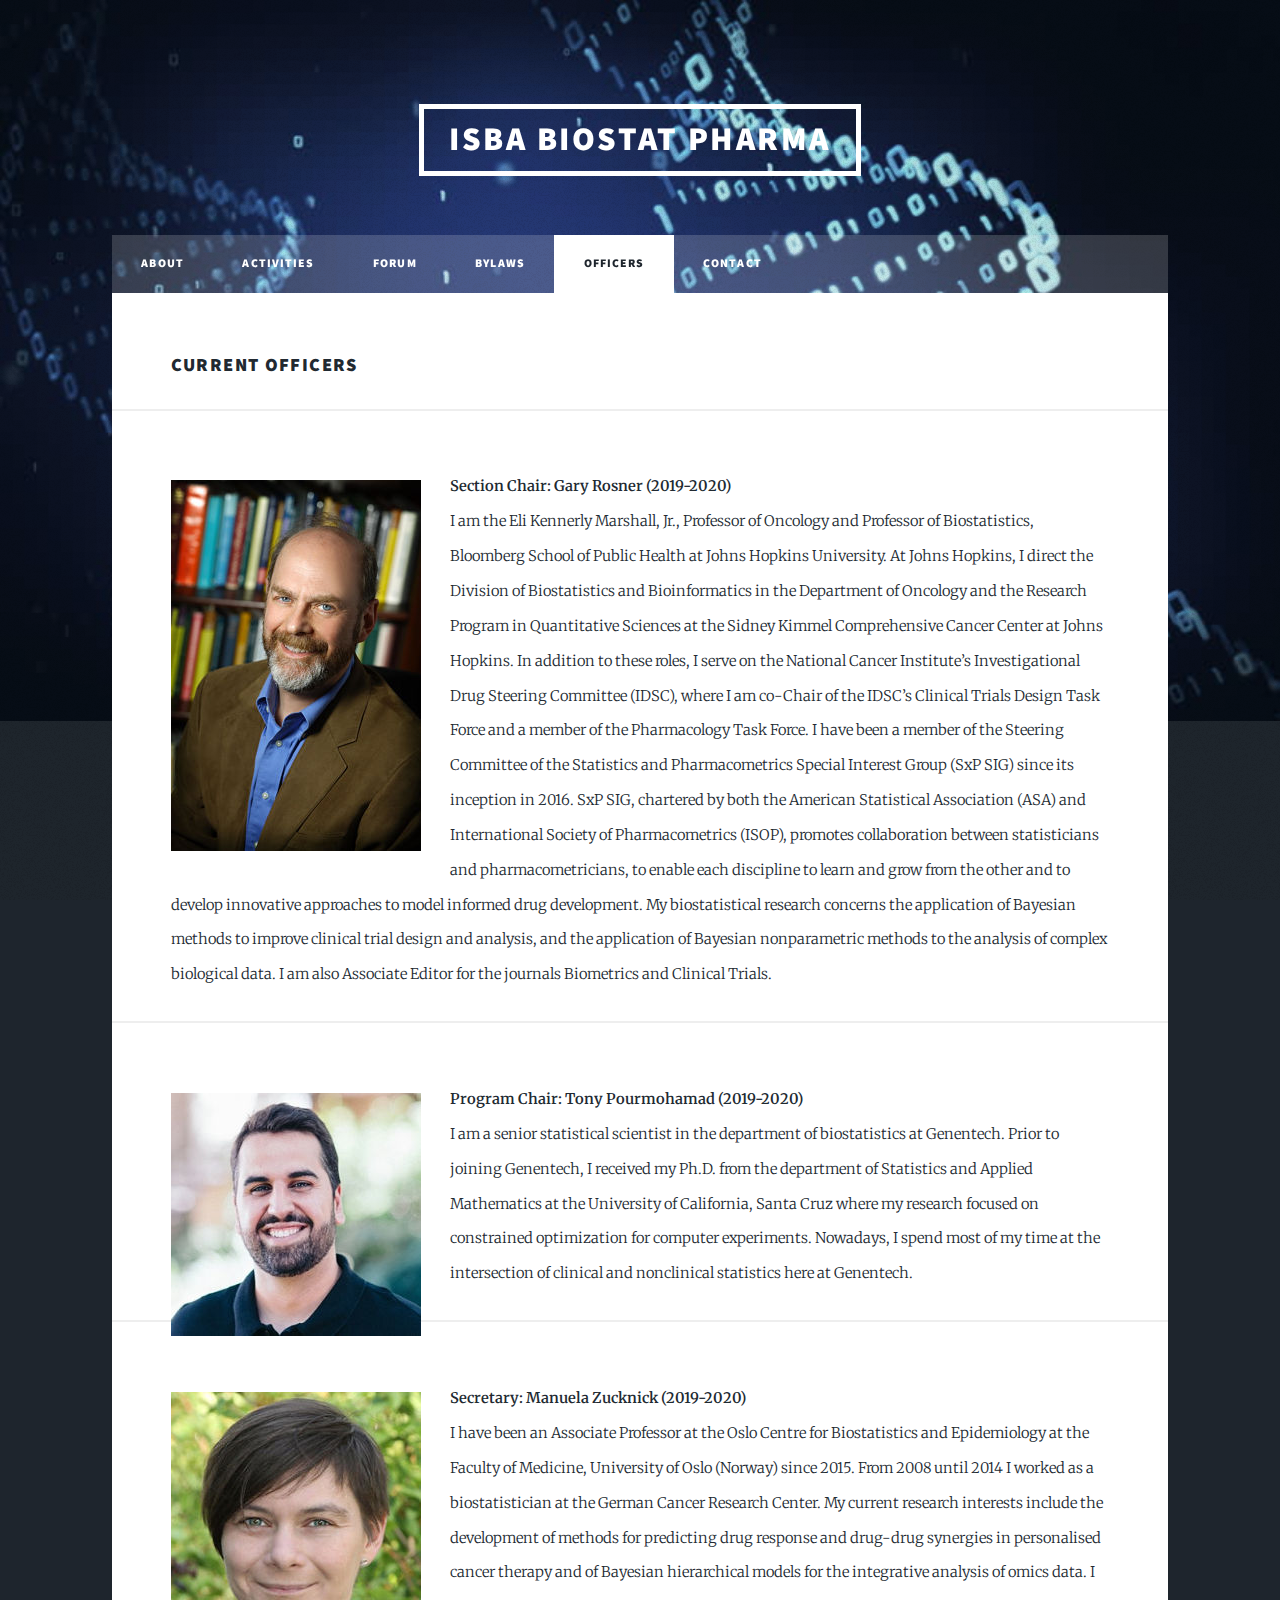
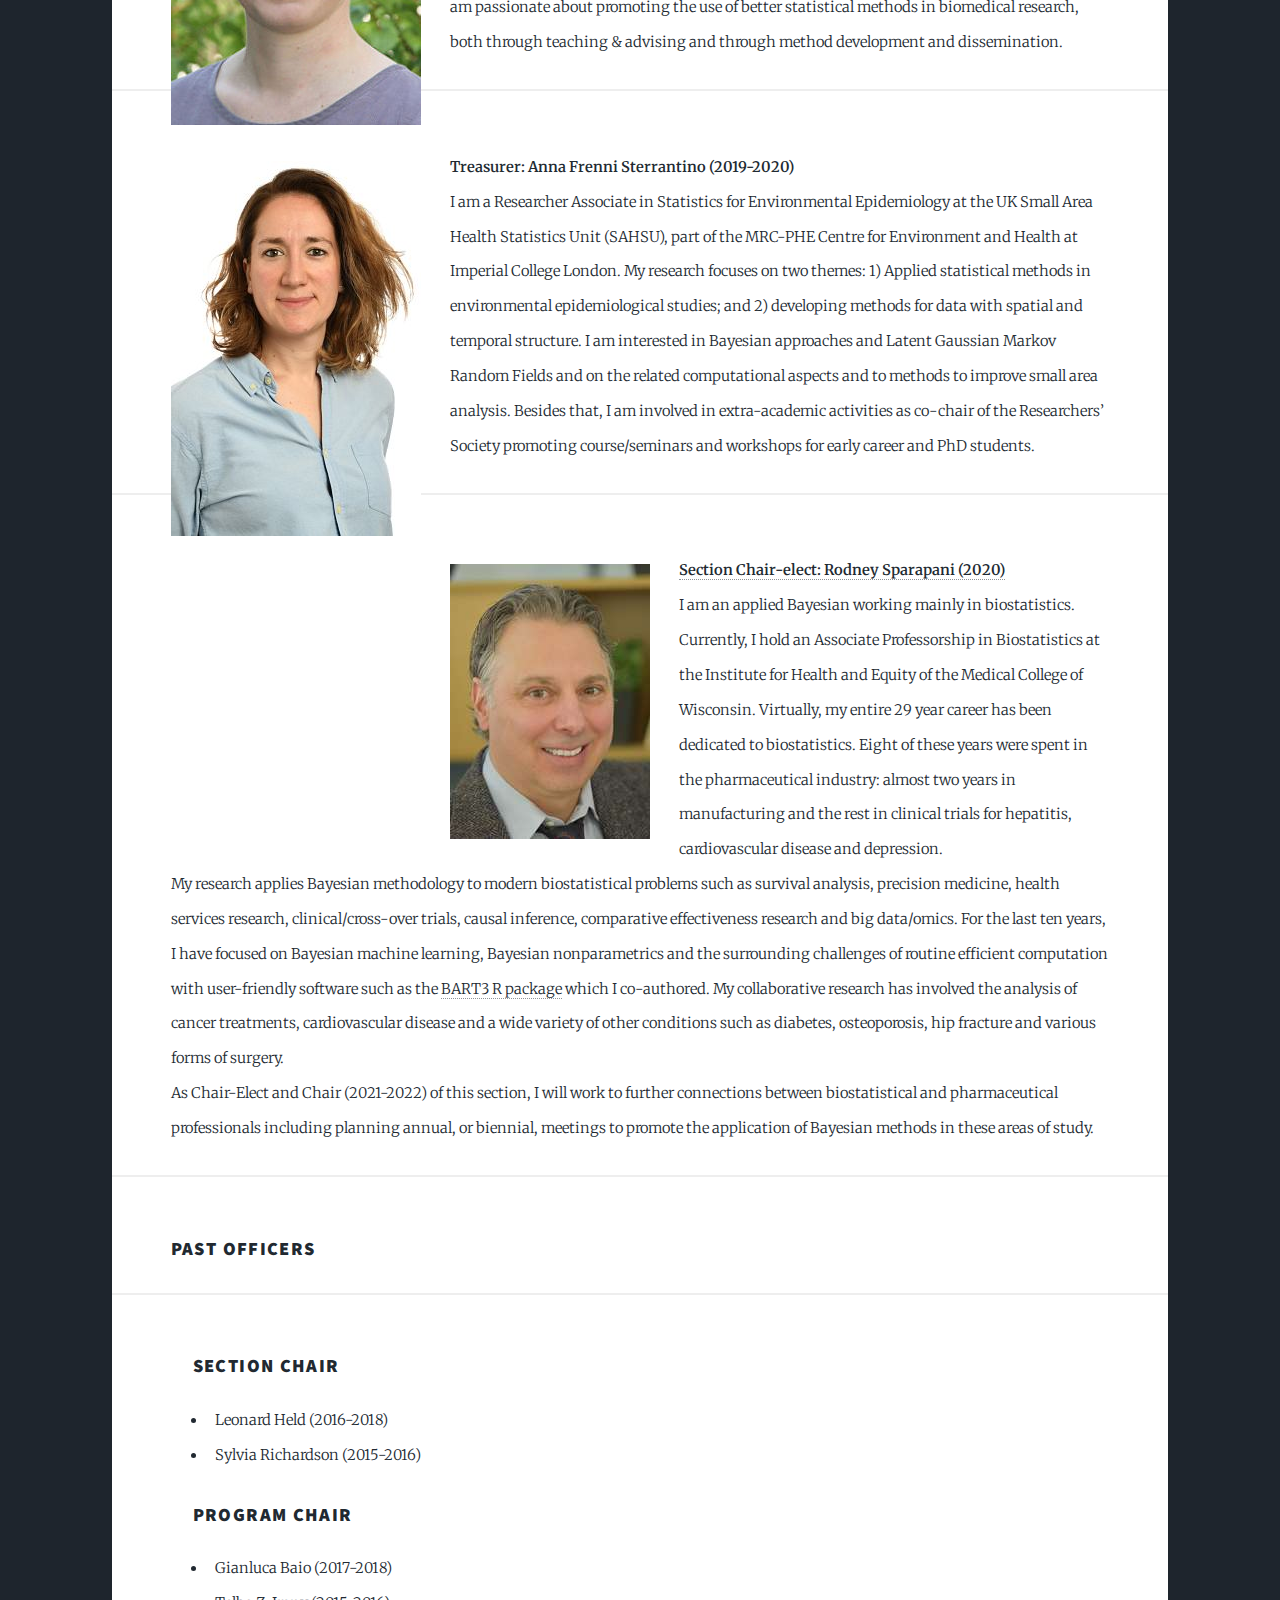
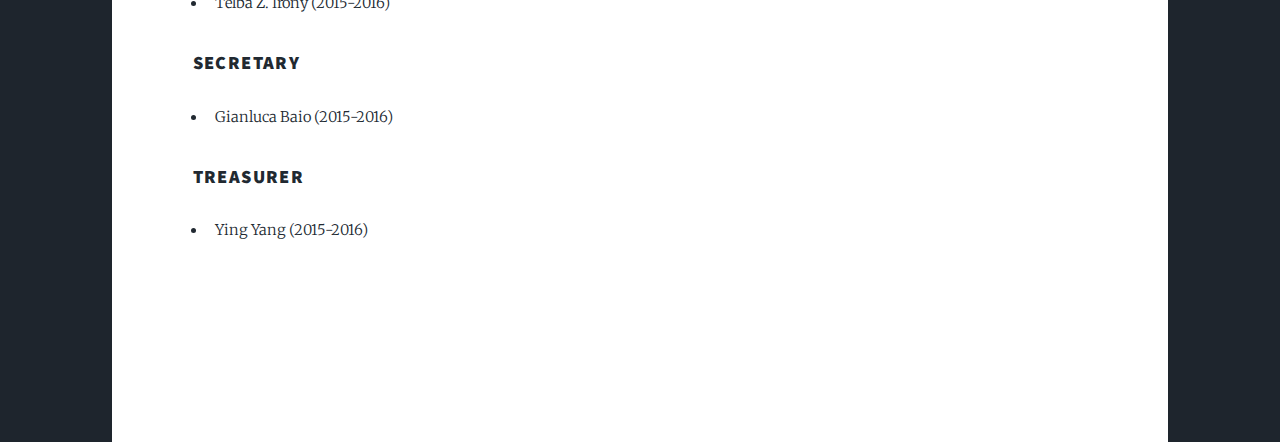
<file: officers.html>
<!DOCTYPE HTML>
<!--
	Massively by HTML5 UP
	html5up.net | @ajlkn
	Free for personal and commercial use under the CCA 3.0 license (html5up.net/license)
-->
<html>
	<head>
		<title>Officers</title>
		<meta charset="utf-8" />
		<meta name="viewport" content="width=device-width, initial-scale=1, user-scalable=no" />
		<link rel="stylesheet" href="assets/css/main.css" />
		<noscript><link rel="stylesheet" href="assets/css/noscript.css" /></noscript>
	</head>
	<body class="is-preload">

		<!-- Wrapper -->
			<div id="wrapper">

				<!-- Header -->
					<header id="header">
						<a href="index.html" class="logo">ISBA Biostat Pharma</a>
					</header>

				<!-- Nav -->
					<nav id="nav">
						<ul class="links">
						        <li><a href="index.html">About</a></li>
							<li><a href="activities.html">Activities</a></li>
							<li><a href="forum.html">Forum</a></li>
						        <li><a href="bylaws.html">Bylaws</a></li>
							<li class="active"><a href="officers.html">Officers</a></li>
							<li><a href="contact.html">Contact</a></li>
						</ul>
					</nav>

				<!-- Main -->
					<div id="main">
									<h3>Current Officers</h3>
									<p><span class="image left"><img src="images/gary_opt.jpg" alt=""  /></span><b>Section Chair: Gary Rosner (2019-2020)</b><br>I am the Eli Kennerly Marshall, Jr., Professor of Oncology and Professor of Biostatistics, Bloomberg School of Public Health at Johns Hopkins University. At Johns Hopkins, I direct the Division of Biostatistics and Bioinformatics in the Department of Oncology and the Research Program in Quantitative Sciences at the Sidney Kimmel Comprehensive Cancer Center at Johns Hopkins. In addition to these roles, I serve on the National Cancer Institute’s Investigational Drug Steering Committee (IDSC), where I am co-Chair of the IDSC’s Clinical Trials Design Task Force and a member of the Pharmacology Task Force. I have been a member of the Steering Committee of the Statistics and Pharmacometrics Special Interest Group (SxP SIG) since its inception in 2016. SxP SIG, chartered by both the American Statistical Association (ASA) and International Society of Pharmacometrics (ISOP), promotes collaboration between statisticians and pharmacometricians, to enable each discipline to learn and grow from the other and to develop innovative approaches to model informed drug development. My biostatistical research concerns the application of Bayesian methods to improve clinical trial design and analysis, and the application of Bayesian nonparametric methods to the analysis of complex biological data. I am also Associate Editor for the journals Biometrics and Clinical Trials.</br></p>

									<p><span class="image left"><img src="images/Tony_opt.jpg" alt="" /></span><b>Program Chair: Tony Pourmohamad (2019-2020)</b><br>I am a senior statistical scientist in the department of biostatistics at Genentech. Prior to joining Genentech, I received my Ph.D. from the department of Statistics and Applied Mathematics at the University of California, Santa Cruz where my research focused on constrained optimization for computer experiments. Nowadays, I spend most of my time at the intersection of clinical and nonclinical statistics here at Genentech.</br></p>
				
                                                                        <p><span class="image left"><img src="images/Manuela_opt.jpg" alt="" /></span><b>Secretary: Manuela Zucknick (2019-2020)</b><br>I have been an Associate Professor at the Oslo Centre for Biostatistics and Epidemiology at the Faculty of Medicine, University of Oslo (Norway) since 2015. From 2008 until 2014 I worked as a biostatistician at the German Cancer Research Center. My current research interests include the development of methods for predicting drug response and drug-drug synergies in personalised cancer therapy and of Bayesian hierarchical models for the integrative analysis of omics data. I am passionate about promoting the use of better statistical methods in biomedical research, both through teaching & advising and through method development and dissemination.</br></p>

									<p><span class="image left"><img src="images/freni_opt.jpg" alt="" /></span><b>Treasurer: Anna Frenni Sterrantino (2019-2020)</b><br>I am a Researcher Associate in Statistics for Environmental Epidemiology at the UK Small Area Health Statistics Unit (SAHSU), part of the MRC-PHE Centre for Environment and Health at Imperial College London. My research focuses on two themes: 1) Applied statistical methods in environmental epidemiological studies; and 2) developing methods for data with spatial and temporal structure.  I am interested in Bayesian approaches and Latent Gaussian Markov Random Fields and on the related computational aspects and to methods to improve small area analysis. Besides that, I am involved in extra-academic activities as co-chair of the Researchers’ Society promoting course/seminars and workshops for early career and PhD students.</br></p>

<p><span class="image left" id="Rodney-Sparapani">
<a href="https://www.mcw.edu/departments/biostatistics/faculty/rodney-sparapani-phd">
<img src="images/Rodney_Sparapani.jpg" alt=""/></a></span>
<a href="https://www.mcw.edu/departments/biostatistics/faculty/rodney-sparapani-phd">
<b>Section Chair-elect: Rodney Sparapani (2020)</b></a><br>
I am an applied Bayesian working mainly in biostatistics.  Currently,
I hold an Associate Professorship in Biostatistics at the Institute
for Health and Equity of the Medical College of Wisconsin.  Virtually,
my entire 29 year career has been dedicated to biostatistics.  Eight
of these years were spent in the pharmaceutical industry: almost two
years in manufacturing and the rest in clinical trials for hepatitis,
cardiovascular disease and depression.
<br>
My research applies Bayesian methodology to modern biostatistical
problems such as survival analysis, precision medicine, health
services research, clinical/cross-over trials, causal inference,
comparative effectiveness research and big data/omics. For the last
ten years, I have focused on Bayesian machine learning, Bayesian
nonparametrics and the surrounding challenges of routine efficient
computation with user-friendly software such as the
<a href="https://github.com/rsparapa/bnptools">BART3 R package</a>
which I co-authored. My collaborative research has involved the
analysis of cancer treatments, cardiovascular disease and a wide
variety of other conditions such as diabetes, osteoporosis, hip
fracture and various forms of surgery.
<br>
As Chair-Elect and Chair (2021-2022) of this section, I will work to further
connections between biostatistical and pharmaceutical professionals
including planning annual, or biennial, meetings to promote the
application of Bayesian methods in these areas of study.
</br></p>

                                                                        <h3>Past Officers</h3>
										<div class="row">
										<div class="col-6 col-12-small">
											<h3>Section Chair</h3>
											<ul>
												<li>Leonard Held (2016-2018)</li>
												<li>Sylvia Richardson (2015-2016)</li>
											</ul>
										        <h3>Program Chair</h3>
											<ul>
												<li>Gianluca Baio (2017-2018)</li>
												<li>Telba Z. Irony (2015-2016)</li>
											</ul>
										        <h3>Secretary</h3>
											<ul>
												<li>Gianluca Baio (2015-2016)</li>
											</ul>
										        <h3>Treasurer</h3>
											<ul>
												<li>Ying Yang (2015-2016)</li>
											</ul>

					</div>

				<!-- Copyright -->
					<div id="copyright">
						<ul><li>&copy; ISBA Section on Biostatistics and Pharmaceutical Statistics</li></ul>
					</div>

			</div>

		<!-- Scripts -->
			<script src="assets/js/jquery.min.js"></script>
			<script src="assets/js/jquery.scrollex.min.js"></script>
			<script src="assets/js/jquery.scrolly.min.js"></script>
			<script src="assets/js/browser.min.js"></script>
			<script src="assets/js/breakpoints.min.js"></script>
			<script src="assets/js/util.js"></script>
			<script src="assets/js/main.js"></script>

	</body>
</html>
</file>
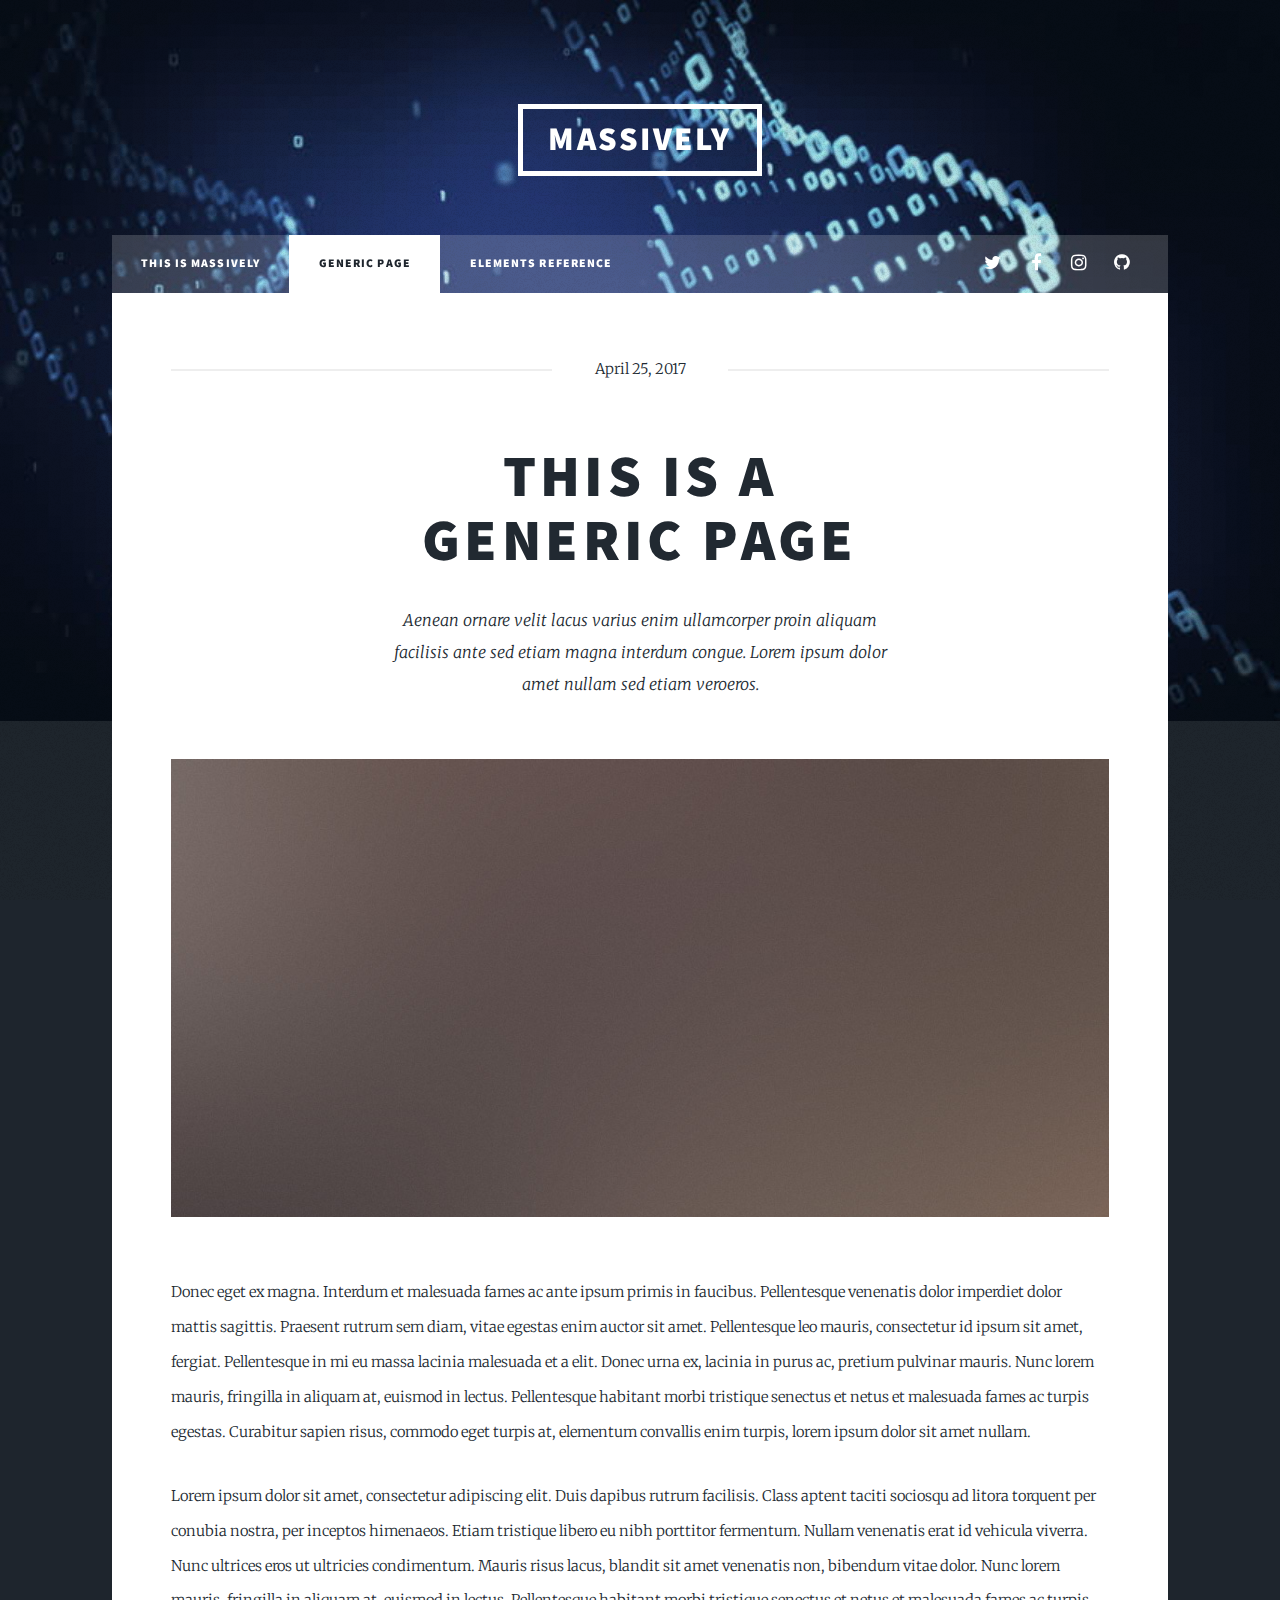
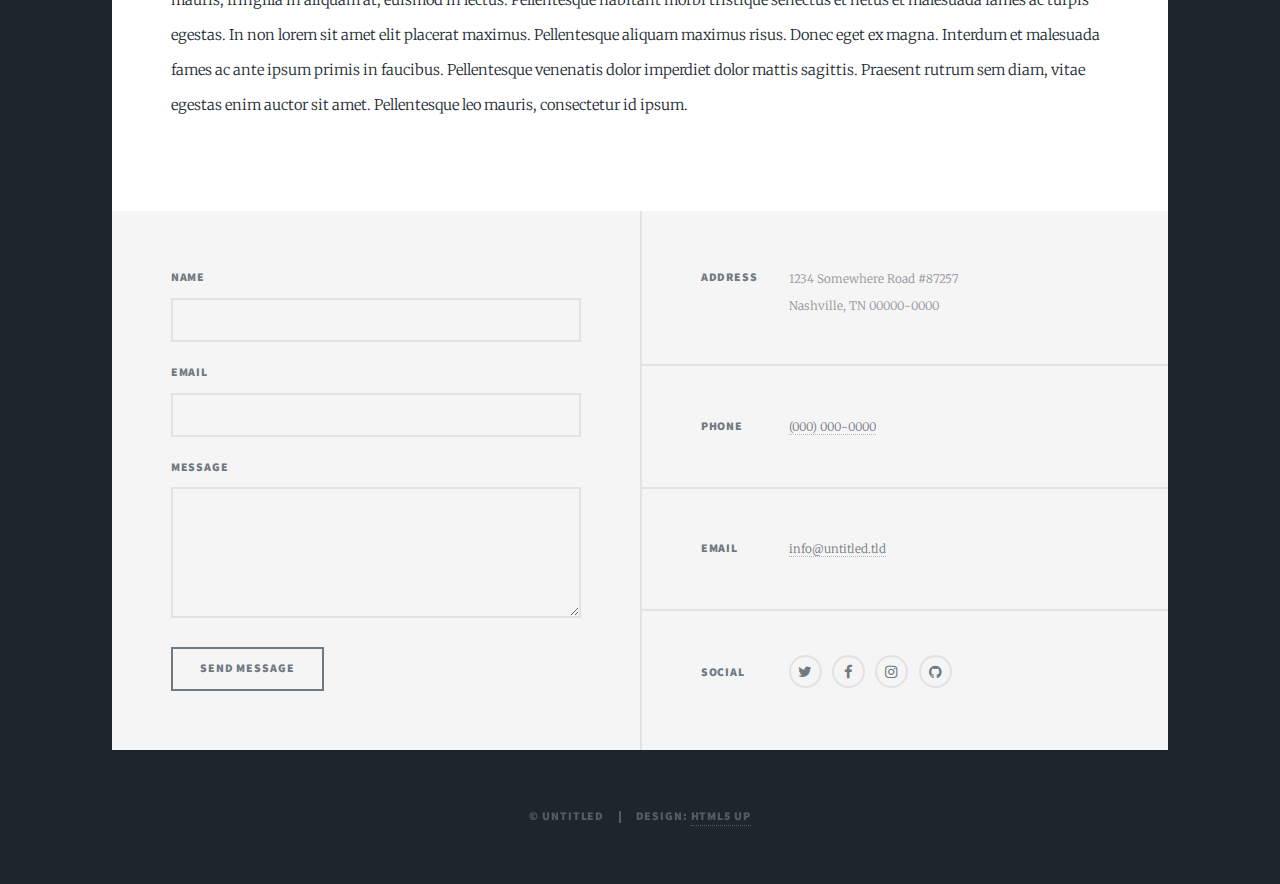
<file: template.html>
<!DOCTYPE HTML>
<!--
	Massively by HTML5 UP
	html5up.net | @ajlkn
	Free for personal and commercial use under the CCA 3.0 license (html5up.net/license)
-->
<html>
	<head>
		<title>Generic Page - Massively by HTML5 UP</title>
		<meta charset="utf-8" />
		<meta name="viewport" content="width=device-width, initial-scale=1, user-scalable=no" />
		<link rel="stylesheet" href="assets/css/main.css" />
		<noscript><link rel="stylesheet" href="assets/css/noscript.css" /></noscript>
	</head>
	<body class="is-preload">

		<!-- Wrapper -->
			<div id="wrapper">

				<!-- Header -->
					<header id="header">
						<a href="index.html" class="logo">Massively</a>
					</header>

				<!-- Nav -->
					<nav id="nav">
						<ul class="links">
							<li><a href="index.html">This is Massively</a></li>
							<li class="active"><a href="generic.html">Generic Page</a></li>
							<li><a href="elements.html">Elements Reference</a></li>
						</ul>
						<ul class="icons">
							<li><a href="#" class="icon fa-twitter"><span class="label">Twitter</span></a></li>
							<li><a href="#" class="icon fa-facebook"><span class="label">Facebook</span></a></li>
							<li><a href="#" class="icon fa-instagram"><span class="label">Instagram</span></a></li>
							<li><a href="#" class="icon fa-github"><span class="label">GitHub</span></a></li>
						</ul>
					</nav>

				<!-- Main -->
					<div id="main">

						<!-- Post -->
							<section class="post">
								<header class="major">
									<span class="date">April 25, 2017</span>
									<h1>This is a<br />
									Generic Page</h1>
									<p>Aenean ornare velit lacus varius enim ullamcorper proin aliquam<br />
									facilisis ante sed etiam magna interdum congue. Lorem ipsum dolor<br />
									amet nullam sed etiam veroeros.</p>
								</header>
								<div class="image main"><img src="images/pic01.jpg" alt="" /></div>
								<p>Donec eget ex magna. Interdum et malesuada fames ac ante ipsum primis in faucibus. Pellentesque venenatis dolor imperdiet dolor mattis sagittis. Praesent rutrum sem diam, vitae egestas enim auctor sit amet. Pellentesque leo mauris, consectetur id ipsum sit amet, fergiat. Pellentesque in mi eu massa lacinia malesuada et a elit. Donec urna ex, lacinia in purus ac, pretium pulvinar mauris. Nunc lorem mauris, fringilla in aliquam at, euismod in lectus. Pellentesque habitant morbi tristique senectus et netus et malesuada fames ac turpis egestas. Curabitur sapien risus, commodo eget turpis at, elementum convallis enim turpis, lorem ipsum dolor sit amet nullam.</p>
								<p>Lorem ipsum dolor sit amet, consectetur adipiscing elit. Duis dapibus rutrum facilisis. Class aptent taciti sociosqu ad litora torquent per conubia nostra, per inceptos himenaeos. Etiam tristique libero eu nibh porttitor fermentum. Nullam venenatis erat id vehicula viverra. Nunc ultrices eros ut ultricies condimentum. Mauris risus lacus, blandit sit amet venenatis non, bibendum vitae dolor. Nunc lorem mauris, fringilla in aliquam at, euismod in lectus. Pellentesque habitant morbi tristique senectus et netus et malesuada fames ac turpis egestas. In non lorem sit amet elit placerat maximus. Pellentesque aliquam maximus risus. Donec eget ex magna. Interdum et malesuada fames ac ante ipsum primis in faucibus. Pellentesque venenatis dolor imperdiet dolor mattis sagittis. Praesent rutrum sem diam, vitae egestas enim auctor sit amet. Pellentesque leo mauris, consectetur id ipsum.</p>
							</section>

					</div>

				<!-- Footer -->
					<footer id="footer">
						<section>
							<form method="post" action="#">
								<div class="fields">
									<div class="field">
										<label for="name">Name</label>
										<input type="text" name="name" id="name" />
									</div>
									<div class="field">
										<label for="email">Email</label>
										<input type="text" name="email" id="email" />
									</div>
									<div class="field">
										<label for="message">Message</label>
										<textarea name="message" id="message" rows="3"></textarea>
									</div>
								</div>
								<ul class="actions">
									<li><input type="submit" value="Send Message" /></li>
								</ul>
							</form>
						</section>
						<section class="split contact">
							<section class="alt">
								<h3>Address</h3>
								<p>1234 Somewhere Road #87257<br />
								Nashville, TN 00000-0000</p>
							</section>
							<section>
								<h3>Phone</h3>
								<p><a href="#">(000) 000-0000</a></p>
							</section>
							<section>
								<h3>Email</h3>
								<p><a href="#">info@untitled.tld</a></p>
							</section>
							<section>
								<h3>Social</h3>
								<ul class="icons alt">
									<li><a href="#" class="icon alt fa-twitter"><span class="label">Twitter</span></a></li>
									<li><a href="#" class="icon alt fa-facebook"><span class="label">Facebook</span></a></li>
									<li><a href="#" class="icon alt fa-instagram"><span class="label">Instagram</span></a></li>
									<li><a href="#" class="icon alt fa-github"><span class="label">GitHub</span></a></li>
								</ul>
							</section>
						</section>
					</footer>

				<!-- Copyright -->
					<div id="copyright">
						<ul><li>&copy; Untitled</li><li>Design: <a href="https://html5up.net">HTML5 UP</a></li></ul>
					</div>

			</div>

		<!-- Scripts -->
			<script src="assets/js/jquery.min.js"></script>
			<script src="assets/js/jquery.scrollex.min.js"></script>
			<script src="assets/js/jquery.scrolly.min.js"></script>
			<script src="assets/js/browser.min.js"></script>
			<script src="assets/js/breakpoints.min.js"></script>
			<script src="assets/js/util.js"></script>
			<script src="assets/js/main.js"></script>

	</body>
</html>
</file>
<file: assets/css/main.css>
@import url(font-awesome.min.css);
@import url("https://fonts.googleapis.com/css?family=Merriweather:300,700,300italic,700italic|Source+Sans+Pro:900");

/*
	Massively by HTML5 UP
	html5up.net | @ajlkn
	Free for personal and commercial use under the CCA 3.0 license (html5up.net/license)
*/

html, body, div, span, applet, object,
iframe, h1, h2, h3, h4, h5, h6, p, blockquote,
pre, a, abbr, acronym, address, big, cite,
code, del, dfn, em, img, ins, kbd, q, s, samp,
small, strike, strong, sub, sup, tt, var, b,
u, i, center, dl, dt, dd, ol, ul, li, fieldset,
form, label, legend, table, caption, tbody,
tfoot, thead, tr, th, td, article, aside,
canvas, details, embed, figure, figcaption,
footer, header, hgroup, menu, nav, output, ruby,
section, summary, time, mark, audio, video {
	margin: 0;
	padding: 0;
	border: 0;
	font-size: 100%;
	font: inherit;
	vertical-align: baseline;}

article, aside, details, figcaption, figure,
footer, header, hgroup, menu, nav, section {
	display: block;}

body {
	line-height: 1;
}

ol, ul {
	list-style: none;
}

blockquote, q {
	quotes: none;
}

	blockquote:before, blockquote:after, q:before, q:after {
		content: '';
		content: none;
	}

table {
	border-collapse: collapse;
	border-spacing: 0;
}

body {
	-webkit-text-size-adjust: none;
}

mark {
	background-color: transparent;
	color: inherit;
}

input::-moz-focus-inner {
	border: 0;
	padding: 0;
}

input, select, textarea {
	-moz-appearance: none;
	-webkit-appearance: none;
	-ms-appearance: none;
	appearance: none;
}

/* Basic */

	@-ms-viewport {
		width: device-width;
	}

	body {
		-ms-overflow-style: scrollbar;
	}

	@media screen and (max-width: 480px) {

		html, body {
			min-width: 320px;
		}

	}

	html {
		box-sizing: border-box;
	}

	*, *:before, *:after {
		box-sizing: inherit;
	}

	body {
		background-color: #1e252d;
	}

		body.is-preload *, body.is-preload *:before, body.is-preload *:after {
			-moz-animation: none !important;
			-webkit-animation: none !important;
			-ms-animation: none !important;
			animation: none !important;
			-moz-transition: none !important;
			-webkit-transition: none !important;
			-ms-transition: none !important;
			transition: none !important;
		}

/* Type */

	html {
		font-size: 16pt;
	}

		@media screen and (max-width: 1680px) {

			html {
				font-size: 12pt;
			}

		}

		@media screen and (max-width: 1280px) {

			html {
				font-size: 11pt;
			}

		}

		@media screen and (max-width: 360px) {

			html {
				font-size: 10pt;
			}

		}

	body {
		color: #212931;
	}

	body, input, select, textarea {
		font-family: "Merriweather", Georgia, serif;
		font-weight: 300;
		font-size: 1rem;
		line-height: 2.375;
	}

	a {
		-moz-transition: color 0.2s ease-in-out, background-color 0.2s ease-in-out, border-color 0.2s ease-in-out, box-shadow 0.2s ease-in-out;
		-webkit-transition: color 0.2s ease-in-out, background-color 0.2s ease-in-out, border-color 0.2s ease-in-out, box-shadow 0.2s ease-in-out;
		-ms-transition: color 0.2s ease-in-out, background-color 0.2s ease-in-out, border-color 0.2s ease-in-out, box-shadow 0.2s ease-in-out;
		transition: color 0.2s ease-in-out, background-color 0.2s ease-in-out, border-color 0.2s ease-in-out, box-shadow 0.2s ease-in-out;
		border-bottom: dotted 1px;
		text-decoration: none;
	}

		a:hover {
			border-bottom-color: transparent;
		}

	strong, b {
		font-weight: 600;
	}

	em, i {
		font-style: italic;
	}

	p {
		text-align: left; 
		margin: 0 0 2rem 0;
	}

	h1, h2, h3, h4, h5, h6 {
		font-family: "Source Sans Pro", Helvetica, sans-serif;
		font-weight: 900;
		line-height: 1.5;
		letter-spacing: 0.075em;
		text-transform: uppercase;
		margin: 0 0 1rem 0;
	}

		h1 a, h2 a, h3 a, h4 a, h5 a, h6 a {
			border-bottom: 0;
			color: inherit;
			text-decoration: none;
		}

	h1 {
		font-size: 4rem;
		line-height: 1.1;
		margin: 0 0 2rem 0;
	}

	h2 {
		font-size: 1.75rem;
		line-height: 1.3;
		margin: 0 0 1.5rem 0;
	}

	h3 {
		font-size: 1.25rem;
		margin: 0 0 1.5rem 0;
	}

	h4 {
		font-size: 1rem;
	}

	h5 {
		font-size: 0.9rem;
	}

	h6 {
		font-size: 0.8rem;
	}

	sub {
		font-size: 0.8rem;
		position: relative;
		top: 0.5rem;
	}

	sup {
		font-size: 0.8rem;
		position: relative;
		top: -0.5rem;
	}

	blockquote {
		border-left: solid 4px;
		font-style: italic;
		margin: 0 0 2rem 0;
		padding: 0.5rem 0 0.5rem 2rem;
	}

	code {
		border: solid 2px;
		font-family: "Courier New", monospace;
		font-size: 0.9rem;
		margin: 0 0.25rem;
		padding: 0.25rem 0.65rem;
	}

	pre {
		-webkit-overflow-scrolling: touch;
		font-family: "Courier New", monospace;
		font-size: 0.9rem;
		margin: 0 0 2rem 0;
	}

		pre code {
			display: block;
			line-height: 1.75;
			padding: 1rem 1.5rem;
			overflow-x: auto;
		}

	hr {
		border: 0;
		border-bottom: solid 2px;
		margin: 3rem 0;
	}

		hr.major {
			margin: 5rem 0;
		}

	.align-left {
		text-align: left;
	}

	.align-center {
		text-align: center;
	}

	.align-right {
		text-align: right;
	}

	input, select, textarea {
		color: #212931;
	}

	a {
		color: #212931;
		border-bottom-color: rgba(33, 41, 49, 0.5);
	}

		a:hover {
			border-bottom-color: transparent;
			color: #18bfef !important;
		}

	strong, b {
		color: #212931;
	}

	h1, h2, h3, h4, h5, h6 {
		color: #212931;
	}

	blockquote {
		border-left-color: #eeeeee;
	}

	code {
		background: rgba(220, 220, 220, 0.25);
		border-color: #eeeeee;
	}

	hr {
		border-bottom-color: #eeeeee;
	}

/* Row */

	.row {
		display: flex;
		flex-wrap: wrap;
		box-sizing: border-box;
		align-items: stretch;
	}

		.row > * {
			box-sizing: border-box;
		}

		.row.gtr-uniform > * > :last-child {
			margin-bottom: 0;
		}

		.row.aln-left {
			justify-content: flex-start;
		}

		.row.aln-center {
			justify-content: center;
		}

		.row.aln-right {
			justify-content: flex-end;
		}

		.row.aln-top {
			align-items: flex-start;
		}

		.row.aln-middle {
			align-items: center;
		}

		.row.aln-bottom {
			align-items: flex-end;
		}

		.row > .imp {
			order: -1;
		}

		.row > .col-1 {
			width: 8.3333333333%;
		}

		.row > .off-1 {
			margin-left: 8.3333333333%;
		}

		.row > .col-2 {
			width: 16.6666666667%;
		}

		.row > .off-2 {
			margin-left: 16.6666666667%;
		}

		.row > .col-3 {
			width: 25%;
		}

		.row > .off-3 {
			margin-left: 25%;
		}

		.row > .col-4 {
			width: 33.3333333333%;
		}

		.row > .off-4 {
			margin-left: 33.3333333333%;
		}

		.row > .col-5 {
			width: 41.6666666667%;
		}

		.row > .off-5 {
			margin-left: 41.6666666667%;
		}

		.row > .col-6 {
			width: 50%;
		}

		.row > .off-6 {
			margin-left: 50%;
		}

		.row > .col-7 {
			width: 58.3333333333%;
		}

		.row > .off-7 {
			margin-left: 58.3333333333%;
		}

		.row > .col-8 {
			width: 66.6666666667%;
		}

		.row > .off-8 {
			margin-left: 66.6666666667%;
		}

		.row > .col-9 {
			width: 75%;
		}

		.row > .off-9 {
			margin-left: 75%;
		}

		.row > .col-10 {
			width: 83.3333333333%;
		}

		.row > .off-10 {
			margin-left: 83.3333333333%;
		}

		.row > .col-11 {
			width: 91.6666666667%;
		}

		.row > .off-11 {
			margin-left: 91.6666666667%;
		}

		.row > .col-12 {
			width: 100%;
		}

		.row > .off-12 {
			margin-left: 100%;
		}

		.row.gtr-0 {
			margin-top: 0;
			margin-left: 0rem;
		}

			.row.gtr-0 > * {
				padding: 0 0 0 0rem;
			}

			.row.gtr-0.gtr-uniform {
				margin-top: 0rem;
			}

				.row.gtr-0.gtr-uniform > * {
					padding-top: 0rem;
				}

		.row.gtr-25 {
			margin-top: 0;
			margin-left: -0.375rem;
		}

			.row.gtr-25 > * {
				padding: 0 0 0 0.375rem;
			}

			.row.gtr-25.gtr-uniform {
				margin-top: -0.375rem;
			}

				.row.gtr-25.gtr-uniform > * {
					padding-top: 0.375rem;
				}

		.row.gtr-50 {
			margin-top: 0;
			margin-left: -0.75rem;
		}

			.row.gtr-50 > * {
				padding: 0 0 0 0.75rem;
			}

			.row.gtr-50.gtr-uniform {
				margin-top: -0.75rem;
			}

				.row.gtr-50.gtr-uniform > * {
					padding-top: 0.75rem;
				}

		.row {
			margin-top: 0;
			margin-left: -1.5rem;
		}

			.row > * {
				padding: 0 0 0 1.5rem;
			}

			.row.gtr-uniform {
				margin-top: -1.5rem;
			}

				.row.gtr-uniform > * {
					padding-top: 1.5rem;
				}

		.row.gtr-150 {
			margin-top: 0;
			margin-left: -2.25rem;
		}

			.row.gtr-150 > * {
				padding: 0 0 0 2.25rem;
			}

			.row.gtr-150.gtr-uniform {
				margin-top: -2.25rem;
			}

				.row.gtr-150.gtr-uniform > * {
					padding-top: 2.25rem;
				}

		.row.gtr-200 {
			margin-top: 0;
			margin-left: -3rem;
		}

			.row.gtr-200 > * {
				padding: 0 0 0 3rem;
			}

			.row.gtr-200.gtr-uniform {
				margin-top: -3rem;
			}

				.row.gtr-200.gtr-uniform > * {
					padding-top: 3rem;
				}

		@media screen and (max-width: 1680px) {

			.row {
				display: flex;
				flex-wrap: wrap;
				box-sizing: border-box;
				align-items: stretch;
			}

				.row > * {
					box-sizing: border-box;
				}

				.row.gtr-uniform > * > :last-child {
					margin-bottom: 0;
				}

				.row.aln-left {
					justify-content: flex-start;
				}

				.row.aln-center {
					justify-content: center;
				}

				.row.aln-right {
					justify-content: flex-end;
				}

				.row.aln-top {
					align-items: flex-start;
				}

				.row.aln-middle {
					align-items: center;
				}

				.row.aln-bottom {
					align-items: flex-end;
				}

				.row > .imp-xlarge {
					order: -1;
				}

				.row > .col-1-xlarge {
					width: 8.3333333333%;
				}

				.row > .off-1-xlarge {
					margin-left: 8.3333333333%;
				}

				.row > .col-2-xlarge {
					width: 16.6666666667%;
				}

				.row > .off-2-xlarge {
					margin-left: 16.6666666667%;
				}

				.row > .col-3-xlarge {
					width: 25%;
				}

				.row > .off-3-xlarge {
					margin-left: 25%;
				}

				.row > .col-4-xlarge {
					width: 33.3333333333%;
				}

				.row > .off-4-xlarge {
					margin-left: 33.3333333333%;
				}

				.row > .col-5-xlarge {
					width: 41.6666666667%;
				}

				.row > .off-5-xlarge {
					margin-left: 41.6666666667%;
				}

				.row > .col-6-xlarge {
					width: 50%;
				}

				.row > .off-6-xlarge {
					margin-left: 50%;
				}

				.row > .col-7-xlarge {
					width: 58.3333333333%;
				}

				.row > .off-7-xlarge {
					margin-left: 58.3333333333%;
				}

				.row > .col-8-xlarge {
					width: 66.6666666667%;
				}

				.row > .off-8-xlarge {
					margin-left: 66.6666666667%;
				}

				.row > .col-9-xlarge {
					width: 75%;
				}

				.row > .off-9-xlarge {
					margin-left: 75%;
				}

				.row > .col-10-xlarge {
					width: 83.3333333333%;
				}

				.row > .off-10-xlarge {
					margin-left: 83.3333333333%;
				}

				.row > .col-11-xlarge {
					width: 91.6666666667%;
				}

				.row > .off-11-xlarge {
					margin-left: 91.6666666667%;
				}

				.row > .col-12-xlarge {
					width: 100%;
				}

				.row > .off-12-xlarge {
					margin-left: 100%;
				}

				.row.gtr-0 {
					margin-top: 0;
					margin-left: 0rem;
				}

					.row.gtr-0 > * {
						padding: 0 0 0 0rem;
					}

					.row.gtr-0.gtr-uniform {
						margin-top: 0rem;
					}

						.row.gtr-0.gtr-uniform > * {
							padding-top: 0rem;
						}

				.row.gtr-25 {
					margin-top: 0;
					margin-left: -0.375rem;
				}

					.row.gtr-25 > * {
						padding: 0 0 0 0.375rem;
					}

					.row.gtr-25.gtr-uniform {
						margin-top: -0.375rem;
					}

						.row.gtr-25.gtr-uniform > * {
							padding-top: 0.375rem;
						}

				.row.gtr-50 {
					margin-top: 0;
					margin-left: -0.75rem;
				}

					.row.gtr-50 > * {
						padding: 0 0 0 0.75rem;
					}

					.row.gtr-50.gtr-uniform {
						margin-top: -0.75rem;
					}

						.row.gtr-50.gtr-uniform > * {
							padding-top: 0.75rem;
						}

				.row {
					margin-top: 0;
					margin-left: -1.5rem;
				}

					.row > * {
						padding: 0 0 0 1.5rem;
					}

					.row.gtr-uniform {
						margin-top: -1.5rem;
					}

						.row.gtr-uniform > * {
							padding-top: 1.5rem;
						}

				.row.gtr-150 {
					margin-top: 0;
					margin-left: -2.25rem;
				}

					.row.gtr-150 > * {
						padding: 0 0 0 2.25rem;
					}

					.row.gtr-150.gtr-uniform {
						margin-top: -2.25rem;
					}

						.row.gtr-150.gtr-uniform > * {
							padding-top: 2.25rem;
						}

				.row.gtr-200 {
					margin-top: 0;
					margin-left: -3rem;
				}

					.row.gtr-200 > * {
						padding: 0 0 0 3rem;
					}

					.row.gtr-200.gtr-uniform {
						margin-top: -3rem;
					}

						.row.gtr-200.gtr-uniform > * {
							padding-top: 3rem;
						}

		}

		@media screen and (max-width: 1280px) {

			.row {
				display: flex;
				flex-wrap: wrap;
				box-sizing: border-box;
				align-items: stretch;
			}

				.row > * {
					box-sizing: border-box;
				}

				.row.gtr-uniform > * > :last-child {
					margin-bottom: 0;
				}

				.row.aln-left {
					justify-content: flex-start;
				}

				.row.aln-center {
					justify-content: center;
				}

				.row.aln-right {
					justify-content: flex-end;
				}

				.row.aln-top {
					align-items: flex-start;
				}

				.row.aln-middle {
					align-items: center;
				}

				.row.aln-bottom {
					align-items: flex-end;
				}

				.row > .imp-large {
					order: -1;
				}

				.row > .col-1-large {
					width: 8.3333333333%;
				}

				.row > .off-1-large {
					margin-left: 8.3333333333%;
				}

				.row > .col-2-large {
					width: 16.6666666667%;
				}

				.row > .off-2-large {
					margin-left: 16.6666666667%;
				}

				.row > .col-3-large {
					width: 25%;
				}

				.row > .off-3-large {
					margin-left: 25%;
				}

				.row > .col-4-large {
					width: 33.3333333333%;
				}

				.row > .off-4-large {
					margin-left: 33.3333333333%;
				}

				.row > .col-5-large {
					width: 41.6666666667%;
				}

				.row > .off-5-large {
					margin-left: 41.6666666667%;
				}

				.row > .col-6-large {
					width: 50%;
				}

				.row > .off-6-large {
					margin-left: 50%;
				}

				.row > .col-7-large {
					width: 58.3333333333%;
				}

				.row > .off-7-large {
					margin-left: 58.3333333333%;
				}

				.row > .col-8-large {
					width: 66.6666666667%;
				}

				.row > .off-8-large {
					margin-left: 66.6666666667%;
				}

				.row > .col-9-large {
					width: 75%;
				}

				.row > .off-9-large {
					margin-left: 75%;
				}

				.row > .col-10-large {
					width: 83.3333333333%;
				}

				.row > .off-10-large {
					margin-left: 83.3333333333%;
				}

				.row > .col-11-large {
					width: 91.6666666667%;
				}

				.row > .off-11-large {
					margin-left: 91.6666666667%;
				}

				.row > .col-12-large {
					width: 100%;
				}

				.row > .off-12-large {
					margin-left: 100%;
				}

				.row.gtr-0 {
					margin-top: 0;
					margin-left: 0rem;
				}

					.row.gtr-0 > * {
						padding: 0 0 0 0rem;
					}

					.row.gtr-0.gtr-uniform {
						margin-top: 0rem;
					}

						.row.gtr-0.gtr-uniform > * {
							padding-top: 0rem;
						}

				.row.gtr-25 {
					margin-top: 0;
					margin-left: -0.375rem;
				}

					.row.gtr-25 > * {
						padding: 0 0 0 0.375rem;
					}

					.row.gtr-25.gtr-uniform {
						margin-top: -0.375rem;
					}

						.row.gtr-25.gtr-uniform > * {
							padding-top: 0.375rem;
						}

				.row.gtr-50 {
					margin-top: 0;
					margin-left: -0.75rem;
				}

					.row.gtr-50 > * {
						padding: 0 0 0 0.75rem;
					}

					.row.gtr-50.gtr-uniform {
						margin-top: -0.75rem;
					}

						.row.gtr-50.gtr-uniform > * {
							padding-top: 0.75rem;
						}

				.row {
					margin-top: 0;
					margin-left: -1.5rem;
				}

					.row > * {
						padding: 0 0 0 1.5rem;
					}

					.row.gtr-uniform {
						margin-top: -1.5rem;
					}

						.row.gtr-uniform > * {
							padding-top: 1.5rem;
						}

				.row.gtr-150 {
					margin-top: 0;
					margin-left: -2.25rem;
				}

					.row.gtr-150 > * {
						padding: 0 0 0 2.25rem;
					}

					.row.gtr-150.gtr-uniform {
						margin-top: -2.25rem;
					}

						.row.gtr-150.gtr-uniform > * {
							padding-top: 2.25rem;
						}

				.row.gtr-200 {
					margin-top: 0;
					margin-left: -3rem;
				}

					.row.gtr-200 > * {
						padding: 0 0 0 3rem;
					}

					.row.gtr-200.gtr-uniform {
						margin-top: -3rem;
					}

						.row.gtr-200.gtr-uniform > * {
							padding-top: 3rem;
						}

		}

		@media screen and (max-width: 980px) {

			.row {
				display: flex;
				flex-wrap: wrap;
				box-sizing: border-box;
				align-items: stretch;
			}

				.row > * {
					box-sizing: border-box;
				}

				.row.gtr-uniform > * > :last-child {
					margin-bottom: 0;
				}

				.row.aln-left {
					justify-content: flex-start;
				}

				.row.aln-center {
					justify-content: center;
				}

				.row.aln-right {
					justify-content: flex-end;
				}

				.row.aln-top {
					align-items: flex-start;
				}

				.row.aln-middle {
					align-items: center;
				}

				.row.aln-bottom {
					align-items: flex-end;
				}

				.row > .imp-medium {
					order: -1;
				}

				.row > .col-1-medium {
					width: 8.3333333333%;
				}

				.row > .off-1-medium {
					margin-left: 8.3333333333%;
				}

				.row > .col-2-medium {
					width: 16.6666666667%;
				}

				.row > .off-2-medium {
					margin-left: 16.6666666667%;
				}

				.row > .col-3-medium {
					width: 25%;
				}

				.row > .off-3-medium {
					margin-left: 25%;
				}

				.row > .col-4-medium {
					width: 33.3333333333%;
				}

				.row > .off-4-medium {
					margin-left: 33.3333333333%;
				}

				.row > .col-5-medium {
					width: 41.6666666667%;
				}

				.row > .off-5-medium {
					margin-left: 41.6666666667%;
				}

				.row > .col-6-medium {
					width: 50%;
				}

				.row > .off-6-medium {
					margin-left: 50%;
				}

				.row > .col-7-medium {
					width: 58.3333333333%;
				}

				.row > .off-7-medium {
					margin-left: 58.3333333333%;
				}

				.row > .col-8-medium {
					width: 66.6666666667%;
				}

				.row > .off-8-medium {
					margin-left: 66.6666666667%;
				}

				.row > .col-9-medium {
					width: 75%;
				}

				.row > .off-9-medium {
					margin-left: 75%;
				}

				.row > .col-10-medium {
					width: 83.3333333333%;
				}

				.row > .off-10-medium {
					margin-left: 83.3333333333%;
				}

				.row > .col-11-medium {
					width: 91.6666666667%;
				}

				.row > .off-11-medium {
					margin-left: 91.6666666667%;
				}

				.row > .col-12-medium {
					width: 100%;
				}

				.row > .off-12-medium {
					margin-left: 100%;
				}

				.row.gtr-0 {
					margin-top: 0;
					margin-left: 0rem;
				}

					.row.gtr-0 > * {
						padding: 0 0 0 0rem;
					}

					.row.gtr-0.gtr-uniform {
						margin-top: 0rem;
					}

						.row.gtr-0.gtr-uniform > * {
							padding-top: 0rem;
						}

				.row.gtr-25 {
					margin-top: 0;
					margin-left: -0.375rem;
				}

					.row.gtr-25 > * {
						padding: 0 0 0 0.375rem;
					}

					.row.gtr-25.gtr-uniform {
						margin-top: -0.375rem;
					}

						.row.gtr-25.gtr-uniform > * {
							padding-top: 0.375rem;
						}

				.row.gtr-50 {
					margin-top: 0;
					margin-left: -0.75rem;
				}

					.row.gtr-50 > * {
						padding: 0 0 0 0.75rem;
					}

					.row.gtr-50.gtr-uniform {
						margin-top: -0.75rem;
					}

						.row.gtr-50.gtr-uniform > * {
							padding-top: 0.75rem;
						}

				.row {
					margin-top: 0;
					margin-left: -1.5rem;
				}

					.row > * {
						padding: 0 0 0 1.5rem;
					}

					.row.gtr-uniform {
						margin-top: -1.5rem;
					}

						.row.gtr-uniform > * {
							padding-top: 1.5rem;
						}

				.row.gtr-150 {
					margin-top: 0;
					margin-left: -2.25rem;
				}

					.row.gtr-150 > * {
						padding: 0 0 0 2.25rem;
					}

					.row.gtr-150.gtr-uniform {
						margin-top: -2.25rem;
					}

						.row.gtr-150.gtr-uniform > * {
							padding-top: 2.25rem;
						}

				.row.gtr-200 {
					margin-top: 0;
					margin-left: -3rem;
				}

					.row.gtr-200 > * {
						padding: 0 0 0 3rem;
					}

					.row.gtr-200.gtr-uniform {
						margin-top: -3rem;
					}

						.row.gtr-200.gtr-uniform > * {
							padding-top: 3rem;
						}

		}

		@media screen and (max-width: 736px) {

			.row {
				display: flex;
				flex-wrap: wrap;
				box-sizing: border-box;
				align-items: stretch;
			}

				.row > * {
					box-sizing: border-box;
				}

				.row.gtr-uniform > * > :last-child {
					margin-bottom: 0;
				}

				.row.aln-left {
					justify-content: flex-start;
				}

				.row.aln-center {
					justify-content: center;
				}

				.row.aln-right {
					justify-content: flex-end;
				}

				.row.aln-top {
					align-items: flex-start;
				}

				.row.aln-middle {
					align-items: center;
				}

				.row.aln-bottom {
					align-items: flex-end;
				}

				.row > .imp-small {
					order: -1;
				}

				.row > .col-1-small {
					width: 8.3333333333%;
				}

				.row > .off-1-small {
					margin-left: 8.3333333333%;
				}

				.row > .col-2-small {
					width: 16.6666666667%;
				}

				.row > .off-2-small {
					margin-left: 16.6666666667%;
				}

				.row > .col-3-small {
					width: 25%;
				}

				.row > .off-3-small {
					margin-left: 25%;
				}

				.row > .col-4-small {
					width: 33.3333333333%;
				}

				.row > .off-4-small {
					margin-left: 33.3333333333%;
				}

				.row > .col-5-small {
					width: 41.6666666667%;
				}

				.row > .off-5-small {
					margin-left: 41.6666666667%;
				}

				.row > .col-6-small {
					width: 50%;
				}

				.row > .off-6-small {
					margin-left: 50%;
				}

				.row > .col-7-small {
					width: 58.3333333333%;
				}

				.row > .off-7-small {
					margin-left: 58.3333333333%;
				}

				.row > .col-8-small {
					width: 66.6666666667%;
				}

				.row > .off-8-small {
					margin-left: 66.6666666667%;
				}

				.row > .col-9-small {
					width: 75%;
				}

				.row > .off-9-small {
					margin-left: 75%;
				}

				.row > .col-10-small {
					width: 83.3333333333%;
				}

				.row > .off-10-small {
					margin-left: 83.3333333333%;
				}

				.row > .col-11-small {
					width: 91.6666666667%;
				}

				.row > .off-11-small {
					margin-left: 91.6666666667%;
				}

				.row > .col-12-small {
					width: 100%;
				}

				.row > .off-12-small {
					margin-left: 100%;
				}

				.row.gtr-0 {
					margin-top: 0;
					margin-left: 0rem;
				}

					.row.gtr-0 > * {
						padding: 0 0 0 0rem;
					}

					.row.gtr-0.gtr-uniform {
						margin-top: 0rem;
					}

						.row.gtr-0.gtr-uniform > * {
							padding-top: 0rem;
						}

				.row.gtr-25 {
					margin-top: 0;
					margin-left: -0.375rem;
				}

					.row.gtr-25 > * {
						padding: 0 0 0 0.375rem;
					}

					.row.gtr-25.gtr-uniform {
						margin-top: -0.375rem;
					}

						.row.gtr-25.gtr-uniform > * {
							padding-top: 0.375rem;
						}

				.row.gtr-50 {
					margin-top: 0;
					margin-left: -0.75rem;
				}

					.row.gtr-50 > * {
						padding: 0 0 0 0.75rem;
					}

					.row.gtr-50.gtr-uniform {
						margin-top: -0.75rem;
					}

						.row.gtr-50.gtr-uniform > * {
							padding-top: 0.75rem;
						}

				.row {
					margin-top: 0;
					margin-left: -1.5rem;
				}

					.row > * {
						padding: 0 0 0 1.5rem;
					}

					.row.gtr-uniform {
						margin-top: -1.5rem;
					}

						.row.gtr-uniform > * {
							padding-top: 1.5rem;
						}

				.row.gtr-150 {
					margin-top: 0;
					margin-left: -2.25rem;
				}

					.row.gtr-150 > * {
						padding: 0 0 0 2.25rem;
					}

					.row.gtr-150.gtr-uniform {
						margin-top: -2.25rem;
					}

						.row.gtr-150.gtr-uniform > * {
							padding-top: 2.25rem;
						}

				.row.gtr-200 {
					margin-top: 0;
					margin-left: -3rem;
				}

					.row.gtr-200 > * {
						padding: 0 0 0 3rem;
					}

					.row.gtr-200.gtr-uniform {
						margin-top: -3rem;
					}

						.row.gtr-200.gtr-uniform > * {
							padding-top: 3rem;
						}

		}

		@media screen and (max-width: 480px) {

			.row {
				display: flex;
				flex-wrap: wrap;
				box-sizing: border-box;
				align-items: stretch;
			}

				.row > * {
					box-sizing: border-box;
				}

				.row.gtr-uniform > * > :last-child {
					margin-bottom: 0;
				}

				.row.aln-left {
					justify-content: flex-start;
				}

				.row.aln-center {
					justify-content: center;
				}

				.row.aln-right {
					justify-content: flex-end;
				}

				.row.aln-top {
					align-items: flex-start;
				}

				.row.aln-middle {
					align-items: center;
				}

				.row.aln-bottom {
					align-items: flex-end;
				}

				.row > .imp-xsmall {
					order: -1;
				}

				.row > .col-1-xsmall {
					width: 8.3333333333%;
				}

				.row > .off-1-xsmall {
					margin-left: 8.3333333333%;
				}

				.row > .col-2-xsmall {
					width: 16.6666666667%;
				}

				.row > .off-2-xsmall {
					margin-left: 16.6666666667%;
				}

				.row > .col-3-xsmall {
					width: 25%;
				}

				.row > .off-3-xsmall {
					margin-left: 25%;
				}

				.row > .col-4-xsmall {
					width: 33.3333333333%;
				}

				.row > .off-4-xsmall {
					margin-left: 33.3333333333%;
				}

				.row > .col-5-xsmall {
					width: 41.6666666667%;
				}

				.row > .off-5-xsmall {
					margin-left: 41.6666666667%;
				}

				.row > .col-6-xsmall {
					width: 50%;
				}

				.row > .off-6-xsmall {
					margin-left: 50%;
				}

				.row > .col-7-xsmall {
					width: 58.3333333333%;
				}

				.row > .off-7-xsmall {
					margin-left: 58.3333333333%;
				}

				.row > .col-8-xsmall {
					width: 66.6666666667%;
				}

				.row > .off-8-xsmall {
					margin-left: 66.6666666667%;
				}

				.row > .col-9-xsmall {
					width: 75%;
				}

				.row > .off-9-xsmall {
					margin-left: 75%;
				}

				.row > .col-10-xsmall {
					width: 83.3333333333%;
				}

				.row > .off-10-xsmall {
					margin-left: 83.3333333333%;
				}

				.row > .col-11-xsmall {
					width: 91.6666666667%;
				}

				.row > .off-11-xsmall {
					margin-left: 91.6666666667%;
				}

				.row > .col-12-xsmall {
					width: 100%;
				}

				.row > .off-12-xsmall {
					margin-left: 100%;
				}

				.row.gtr-0 {
					margin-top: 0;
					margin-left: 0rem;
				}

					.row.gtr-0 > * {
						padding: 0 0 0 0rem;
					}

					.row.gtr-0.gtr-uniform {
						margin-top: 0rem;
					}

						.row.gtr-0.gtr-uniform > * {
							padding-top: 0rem;
						}

				.row.gtr-25 {
					margin-top: 0;
					margin-left: -0.375rem;
				}

					.row.gtr-25 > * {
						padding: 0 0 0 0.375rem;
					}

					.row.gtr-25.gtr-uniform {
						margin-top: -0.375rem;
					}

						.row.gtr-25.gtr-uniform > * {
							padding-top: 0.375rem;
						}

				.row.gtr-50 {
					margin-top: 0;
					margin-left: -0.75rem;
				}

					.row.gtr-50 > * {
						padding: 0 0 0 0.75rem;
					}

					.row.gtr-50.gtr-uniform {
						margin-top: -0.75rem;
					}

						.row.gtr-50.gtr-uniform > * {
							padding-top: 0.75rem;
						}

				.row {
					margin-top: 0;
					margin-left: -1.5rem;
				}

					.row > * {
						padding: 0 0 0 1.5rem;
					}

					.row.gtr-uniform {
						margin-top: -1.5rem;
					}

						.row.gtr-uniform > * {
							padding-top: 1.5rem;
						}

				.row.gtr-150 {
					margin-top: 0;
					margin-left: -2.25rem;
				}

					.row.gtr-150 > * {
						padding: 0 0 0 2.25rem;
					}

					.row.gtr-150.gtr-uniform {
						margin-top: -2.25rem;
					}

						.row.gtr-150.gtr-uniform > * {
							padding-top: 2.25rem;
						}

				.row.gtr-200 {
					margin-top: 0;
					margin-left: -3rem;
				}

					.row.gtr-200 > * {
						padding: 0 0 0 3rem;
					}

					.row.gtr-200.gtr-uniform {
						margin-top: -3rem;
					}

						.row.gtr-200.gtr-uniform > * {
							padding-top: 3rem;
						}

		}

		@media screen and (max-width: 360px) {

			.row {
				display: flex;
				flex-wrap: wrap;
				box-sizing: border-box;
				align-items: stretch;
			}

				.row > * {
					box-sizing: border-box;
				}

				.row.gtr-uniform > * > :last-child {
					margin-bottom: 0;
				}

				.row.aln-left {
					justify-content: flex-start;
				}

				.row.aln-center {
					justify-content: center;
				}

				.row.aln-right {
					justify-content: flex-end;
				}

				.row.aln-top {
					align-items: flex-start;
				}

				.row.aln-middle {
					align-items: center;
				}

				.row.aln-bottom {
					align-items: flex-end;
				}

				.row > .imp-xxsmall {
					order: -1;
				}

				.row > .col-1-xxsmall {
					width: 8.3333333333%;
				}

				.row > .off-1-xxsmall {
					margin-left: 8.3333333333%;
				}

				.row > .col-2-xxsmall {
					width: 16.6666666667%;
				}

				.row > .off-2-xxsmall {
					margin-left: 16.6666666667%;
				}

				.row > .col-3-xxsmall {
					width: 25%;
				}

				.row > .off-3-xxsmall {
					margin-left: 25%;
				}

				.row > .col-4-xxsmall {
					width: 33.3333333333%;
				}

				.row > .off-4-xxsmall {
					margin-left: 33.3333333333%;
				}

				.row > .col-5-xxsmall {
					width: 41.6666666667%;
				}

				.row > .off-5-xxsmall {
					margin-left: 41.6666666667%;
				}

				.row > .col-6-xxsmall {
					width: 50%;
				}

				.row > .off-6-xxsmall {
					margin-left: 50%;
				}

				.row > .col-7-xxsmall {
					width: 58.3333333333%;
				}

				.row > .off-7-xxsmall {
					margin-left: 58.3333333333%;
				}

				.row > .col-8-xxsmall {
					width: 66.6666666667%;
				}

				.row > .off-8-xxsmall {
					margin-left: 66.6666666667%;
				}

				.row > .col-9-xxsmall {
					width: 75%;
				}

				.row > .off-9-xxsmall {
					margin-left: 75%;
				}

				.row > .col-10-xxsmall {
					width: 83.3333333333%;
				}

				.row > .off-10-xxsmall {
					margin-left: 83.3333333333%;
				}

				.row > .col-11-xxsmall {
					width: 91.6666666667%;
				}

				.row > .off-11-xxsmall {
					margin-left: 91.6666666667%;
				}

				.row > .col-12-xxsmall {
					width: 100%;
				}

				.row > .off-12-xxsmall {
					margin-left: 100%;
				}

				.row.gtr-0 {
					margin-top: 0;
					margin-left: 0rem;
				}

					.row.gtr-0 > * {
						padding: 0 0 0 0rem;
					}

					.row.gtr-0.gtr-uniform {
						margin-top: 0rem;
					}

						.row.gtr-0.gtr-uniform > * {
							padding-top: 0rem;
						}

				.row.gtr-25 {
					margin-top: 0;
					margin-left: -0.375rem;
				}

					.row.gtr-25 > * {
						padding: 0 0 0 0.375rem;
					}

					.row.gtr-25.gtr-uniform {
						margin-top: -0.375rem;
					}

						.row.gtr-25.gtr-uniform > * {
							padding-top: 0.375rem;
						}

				.row.gtr-50 {
					margin-top: 0;
					margin-left: -0.75rem;
				}

					.row.gtr-50 > * {
						padding: 0 0 0 0.75rem;
					}

					.row.gtr-50.gtr-uniform {
						margin-top: -0.75rem;
					}

						.row.gtr-50.gtr-uniform > * {
							padding-top: 0.75rem;
						}

				.row {
					margin-top: 0;
					margin-left: -1.5rem;
				}

					.row > * {
						padding: 0 0 0 1.5rem;
					}

					.row.gtr-uniform {
						margin-top: -1.5rem;
					}

						.row.gtr-uniform > * {
							padding-top: 1.5rem;
						}

				.row.gtr-150 {
					margin-top: 0;
					margin-left: -2.25rem;
				}

					.row.gtr-150 > * {
						padding: 0 0 0 2.25rem;
					}

					.row.gtr-150.gtr-uniform {
						margin-top: -2.25rem;
					}

						.row.gtr-150.gtr-uniform > * {
							padding-top: 2.25rem;
						}

				.row.gtr-200 {
					margin-top: 0;
					margin-left: -3rem;
				}

					.row.gtr-200 > * {
						padding: 0 0 0 3rem;
					}

					.row.gtr-200.gtr-uniform {
						margin-top: -3rem;
					}

						.row.gtr-200.gtr-uniform > * {
							padding-top: 3rem;
						}

		}

/* Box */

	.box {
		border: solid 2px;
		margin-bottom: 2rem;
		padding: 1.5rem;
	}

		.box > :last-child,
		.box > :last-child > :last-child,
		.box > :last-child > :last-child > :last-child {
			margin-bottom: 0;
		}

		.box.alt {
			border: 0;
			border-radius: 0;
			padding: 0;
		}

	.box {
		border-color: #eeeeee;
	}

/* Button */

	input[type="submit"],
	input[type="reset"],
	input[type="button"],
	button,
	.button {
		-moz-appearance: none;
		-webkit-appearance: none;
		-ms-appearance: none;
		appearance: none;
		-moz-transition: background-color 0.2s ease-in-out, box-shadow 0.2s ease-in-out, color 0.2s ease-in-out;
		-webkit-transition: background-color 0.2s ease-in-out, box-shadow 0.2s ease-in-out, color 0.2s ease-in-out;
		-ms-transition: background-color 0.2s ease-in-out, box-shadow 0.2s ease-in-out, color 0.2s ease-in-out;
		transition: background-color 0.2s ease-in-out, box-shadow 0.2s ease-in-out, color 0.2s ease-in-out;
		border: 0;
		border-radius: 0;
		cursor: pointer;
		display: inline-block;
		font-family: "Source Sans Pro", Helvetica, sans-serif;
		font-size: 0.8rem;
		font-weight: 900;
		letter-spacing: 0.075em;
		height: 3rem;
		line-height: 3rem;
		padding: 0 2rem;
		text-align: center;
		text-decoration: none;
		text-transform: uppercase;
		white-space: nowrap;
	}

		input[type="submit"].icon:before,
		input[type="reset"].icon:before,
		input[type="button"].icon:before,
		button.icon:before,
		.button.icon:before {
			margin-right: 0.5rem;
		}

		input[type="submit"].icon.solo,
		input[type="reset"].icon.solo,
		input[type="button"].icon.solo,
		button.icon.solo,
		.button.icon.solo {
			position: relative;
			width: 4rem;
			height: 4rem;
			line-height: 4rem;
			border-radius: 4rem;
			text-indent: 4rem;
			overflow: hidden;
			padding: 0;
			white-space: nowrap;
		}

			input[type="submit"].icon.solo:before,
			input[type="reset"].icon.solo:before,
			input[type="button"].icon.solo:before,
			button.icon.solo:before,
			.button.icon.solo:before {
				position: absolute;
				display: block;
				top: 0;
				left: 0;
				width: inherit;
				height: inherit;
				line-height: inherit;
				font-size: 1.25rem;
				margin-right: 0;
				text-align: center;
				text-indent: 0;
			}

		input[type="submit"].fit,
		input[type="reset"].fit,
		input[type="button"].fit,
		button.fit,
		.button.fit {
			width: 100%;
		}

		input[type="submit"].small,
		input[type="reset"].small,
		input[type="button"].small,
		button.small,
		.button.small {
			font-size: 0.7rem;
			height: 2.5rem;
			line-height: 2.5rem;
			padding: 0 1.5rem;
		}

		input[type="submit"].large,
		input[type="reset"].large,
		input[type="button"].large,
		button.large,
		.button.large {
			font-size: 0.9rem;
			height: 3.5rem;
			line-height: 3.5rem;
			padding: 0 2.75rem;
		}

		@media screen and (max-width: 980px) {

			input[type="submit"],
			input[type="reset"],
			input[type="button"],
			button,
			.button {
				font-size: 0.9rem;
				height: 3.25rem;
				line-height: 3.25rem;
			}

				input[type="submit"].large,
				input[type="reset"].large,
				input[type="button"].large,
				button.large,
				.button.large {
					font-size: 1rem;
					height: 3.75rem;
					line-height: 3.75rem;
				}

		}

		input[type="submit"].disabled, input[type="submit"]:disabled,
		input[type="reset"].disabled,
		input[type="reset"]:disabled,
		input[type="button"].disabled,
		input[type="button"]:disabled,
		button.disabled,
		button:disabled,
		.button.disabled,
		.button:disabled {
			pointer-events: none;
			opacity: 0.25;
		}

	input[type="submit"],
	input[type="reset"],
	input[type="button"],
	button,
	.button {
		background-color: transparent;
		box-shadow: inset 0 0 0 2px #212931;
		color: #212931 !important;
	}

		input[type="submit"]:hover,
		input[type="reset"]:hover,
		input[type="button"]:hover,
		button:hover,
		.button:hover {
			box-shadow: inset 0 0 0 2px #18bfef;
			color: #18bfef !important;
		}

		input[type="submit"].primary,
		input[type="reset"].primary,
		input[type="button"].primary,
		button.primary,
		.button.primary {
			background-color: #212931;
			box-shadow: none;
			color: #ffffff !important;
		}

			input[type="submit"].primary:hover,
			input[type="reset"].primary:hover,
			input[type="button"].primary:hover,
			button.primary:hover,
			.button.primary:hover {
				background-color: #18bfef;
			}

/* Form */

	form {
		margin: 0 0 2rem 0;
	}

		form > :last-child {
			margin-bottom: 0;
		}

		form > .fields {
			display: -moz-flex;
			display: -webkit-flex;
			display: -ms-flex;
			display: flex;
			-moz-flex-wrap: wrap;
			-webkit-flex-wrap: wrap;
			-ms-flex-wrap: wrap;
			flex-wrap: wrap;
			width: calc(100% + 3rem);
			margin: -1.5rem 0 2rem -1.5rem;
		}

			form > .fields > .field {
				-moz-flex-grow: 0;
				-webkit-flex-grow: 0;
				-ms-flex-grow: 0;
				flex-grow: 0;
				-moz-flex-shrink: 0;
				-webkit-flex-shrink: 0;
				-ms-flex-shrink: 0;
				flex-shrink: 0;
				padding: 1.5rem 0 0 1.5rem;
				width: calc(100% - 1.5rem);
			}

				form > .fields > .field.half {
					width: calc(50% - 0.75rem);
				}

				form > .fields > .field.third {
					width: calc(100%/3 - 0.5rem);
				}

				form > .fields > .field.quarter {
					width: calc(25% - 0.375rem);
				}

		@media screen and (max-width: 480px) {

			form > .fields {
				width: calc(100% + 3rem);
				margin: -1.5rem 0 2rem -1.5rem;
			}

				form > .fields > .field {
					padding: 1.5rem 0 0 1.5rem;
					width: calc(100% - 1.5rem);
				}

					form > .fields > .field.half {
						width: calc(100% - 1.5rem);
					}

					form > .fields > .field.third {
						width: calc(100% - 1.5rem);
					}

					form > .fields > .field.quarter {
						width: calc(100% - 1.5rem);
					}

		}

	label {
		display: block;
		font-family: "Source Sans Pro", Helvetica, sans-serif;
		font-weight: 900;
		line-height: 1.5;
		letter-spacing: 0.075em;
		font-size: 0.8rem;
		text-transform: uppercase;
		margin: 0 0 0.75rem 0;
	}

		@media screen and (max-width: 980px) {

			label {
				font-size: 0.9rem;
			}

		}

	input[type="text"],
	input[type="password"],
	input[type="email"],
	select,
	textarea {
		-moz-appearance: none;
		-webkit-appearance: none;
		-ms-appearance: none;
		appearance: none;
		background: transparent;
		border-radius: 0;
		border: solid 2px;
		color: inherit;
		display: block;
		outline: 0;
		padding: 0 1rem;
		text-decoration: none;
		width: 100%;
	}

		input[type="text"]:invalid,
		input[type="password"]:invalid,
		input[type="email"]:invalid,
		select:invalid,
		textarea:invalid {
			box-shadow: none;
		}

	select {
		background-size: 1.25rem;
		background-repeat: no-repeat;
		background-position: calc(100% - 1rem) center;
		height: 3rem;
		padding-right: 3rem;
		text-overflow: ellipsis;
	}

		select:focus::-ms-value {
			background-color: transparent;
		}

		select::-ms-expand {
			display: none;
		}

	input[type="text"],
	input[type="password"],
	input[type="email"],
	select {
		height: 3rem;
	}

	textarea {
		padding: 0.75rem 1rem;
	}

	input[type="checkbox"],
	input[type="radio"] {
		-moz-appearance: none;
		-webkit-appearance: none;
		-ms-appearance: none;
		appearance: none;
		display: block;
		float: left;
		margin-right: -2rem;
		opacity: 0;
		width: 1rem;
		z-index: -1;
	}

		input[type="checkbox"] + label,
		input[type="radio"] + label {
			text-decoration: none;
			cursor: pointer;
			display: inline-block;
			font-size: 1rem;
			letter-spacing: 0;
			font-family: "Merriweather", Georgia, serif;
			text-transform: none;
			font-weight: 300;
			padding-left: 2.8rem;
			padding-right: 1rem;
			position: relative;
		}

			input[type="checkbox"] + label:before,
			input[type="radio"] + label:before {
				-moz-osx-font-smoothing: grayscale;
				-webkit-font-smoothing: antialiased;
				font-family: FontAwesome;
				font-style: normal;
				font-weight: normal;
				text-transform: none !important;
			}

			input[type="checkbox"] + label:before,
			input[type="radio"] + label:before {
				border-radius: 0;
				border: solid 2px;
				content: '';
				display: inline-block;
				height: 1.8rem;
				left: 0;
				line-height: 1.725rem;
				position: absolute;
				text-align: center;
				top: -0.125rem;
				width: 1.8rem;
			}

		input[type="checkbox"]:checked + label:before,
		input[type="radio"]:checked + label:before {
			content: '\f00c';
		}

	input[type="checkbox"] + label:before {
		border-radius: 0;
	}

	input[type="radio"] + label:before {
		border-radius: 100%;
	}

	::-webkit-input-placeholder {
		opacity: 1.0;
	}

	:-moz-placeholder {
		opacity: 1.0;
	}

	::-moz-placeholder {
		opacity: 1.0;
	}

	:-ms-input-placeholder {
		opacity: 1.0;
	}

	label {
		color: #212931;
	}

	input[type="text"],
	input[type="password"],
	input[type="email"],
	select,
	textarea {
		border-color: #eeeeee;
	}

		input[type="text"]:focus,
		input[type="password"]:focus,
		input[type="email"]:focus,
		select:focus,
		textarea:focus {
			border-color: #18bfef;
		}

	select {
		background-image: url("data:image/svg+xml;charset=utf8,%3Csvg xmlns='http://www.w3.org/2000/svg' width='40' height='40' preserveAspectRatio='none' viewBox='0 0 40 40'%3E%3Cpath d='M9.4,12.3l10.4,10.4l10.4-10.4c0.2-0.2,0.5-0.4,0.9-0.4c0.3,0,0.6,0.1,0.9,0.4l3.3,3.3c0.2,0.2,0.4,0.5,0.4,0.9 c0,0.4-0.1,0.6-0.4,0.9L20.7,31.9c-0.2,0.2-0.5,0.4-0.9,0.4c-0.3,0-0.6-0.1-0.9-0.4L4.3,17.3c-0.2-0.2-0.4-0.5-0.4-0.9 c0-0.4,0.1-0.6,0.4-0.9l3.3-3.3c0.2-0.2,0.5-0.4,0.9-0.4S9.1,12.1,9.4,12.3z' fill='%23eeeeee' /%3E%3C/svg%3E");
	}

		select option {
			background-color: #ffffff;
			color: #212931;
		}

	.select-wrapper:before {
		color: #eeeeee;
	}

	input[type="checkbox"] + label,
	input[type="radio"] + label {
		color: #212931;
	}

		input[type="checkbox"] + label:before,
		input[type="radio"] + label:before {
			border-color: #eeeeee;
		}

	input[type="checkbox"]:checked + label:before,
	input[type="radio"]:checked + label:before {
		background-color: #212931;
		border-color: #212931;
		color: #ffffff;
	}

	input[type="checkbox"]:focus + label:before,
	input[type="radio"]:focus + label:before {
		border-color: #18bfef;
	}

	::-webkit-input-placeholder {
		color: #909498 !important;
	}

	:-moz-placeholder {
		color: #909498 !important;
	}

	::-moz-placeholder {
		color: #909498 !important;
	}

	:-ms-input-placeholder {
		color: #909498 !important;
	}

	.formerize-placeholder {
		color: #909498 !important;
	}

/* Icon */

	.icon {
		text-decoration: none;
		border-bottom: none;
		position: relative;
	}

		.icon:before {
			-moz-osx-font-smoothing: grayscale;
			-webkit-font-smoothing: antialiased;
			font-family: FontAwesome;
			font-style: normal;
			font-weight: normal;
			text-transform: none !important;
		}

		.icon > .label {
			display: none;
		}

/* Image */

        img.resize {
        max-width:50%;
        max-height:50%;
        }

	.image {
		border: 0;
		display: inline-block;
		position: relative;
	}

		.image img {
			display: block;
		}

		.image.left, .image.right {
			max-width: 40%;
		}

			.image.left img, .image.right img {
				width: 100%;
			}

		.image.left {
			float: left;
			margin: 0 2rem 2rem 0;
			top: 0.75rem;
		}

		.image.right {
			float: right;
			margin: 0 0 2rem 2rem;
			top: 0.75rem;
		}

		.image.fit {
			display: block;
			margin: 2.5rem 0;
			width: 100%;
		}

			.image.fit:first-child {
				margin-top: 0;
			}

			.image.fit img {
				width: 100%;
			}

		.image.main {
			display: block;
			margin: 4rem 0;
			width: 100%;
		}

			.image.main:first-child {
				margin-top: 0;
			}

			.image.main img {
				width: 100%;
			}

		@media screen and (max-width: 736px) {

			.image.fit {
				margin: 2rem 0;
			}

			.image.main {
				margin: 2rem 0;
			}

		}

	a.image {
		overflow: hidden;
	}

		a.image img {
			-moz-transition: -moz-transform 0.2s ease-out;
			-webkit-transition: -webkit-transform 0.2s ease-out;
			-ms-transition: -ms-transform 0.2s ease-out;
			transition: transform 0.2s ease-out;
		}

		a.image:hover img {
			-moz-transform: scale(1.05);
			-webkit-transform: scale(1.05);
			-ms-transform: scale(1.05);
			transform: scale(1.05);
		}

/* Actions */

	ul.actions {
		display: -moz-flex;
		display: -webkit-flex;
		display: -ms-flex;
		display: flex;
		cursor: default;
		list-style: none;
		margin-left: -1rem;
		padding-left: 0;
	}

		ul.actions li {
			padding: 0 0 0 1rem;
			vertical-align: middle;
		}

		ul.actions.special {
			-moz-justify-content: center;
			-webkit-justify-content: center;
			-ms-justify-content: center;
			justify-content: center;
			width: 100%;
			margin-left: 0;
		}

			ul.actions.special li:first-child {
				padding-left: 0;
			}

		ul.actions.stacked {
			-moz-flex-direction: column;
			-webkit-flex-direction: column;
			-ms-flex-direction: column;
			flex-direction: column;
			margin-left: 0;
		}

			ul.actions.stacked li {
				padding: 1.3rem 0 0 0;
			}

				ul.actions.stacked li:first-child {
					padding-top: 0;
				}

		ul.actions.fit {
			width: calc(100% + 1rem);
		}

			ul.actions.fit li {
				-moz-flex-grow: 1;
				-webkit-flex-grow: 1;
				-ms-flex-grow: 1;
				flex-grow: 1;
				-moz-flex-shrink: 1;
				-webkit-flex-shrink: 1;
				-ms-flex-shrink: 1;
				flex-shrink: 1;
				width: 100%;
			}

				ul.actions.fit li > * {
					width: 100%;
				}

			ul.actions.fit.stacked {
				width: 100%;
			}

		@media screen and (max-width: 480px) {

			ul.actions:not(.fixed) {
				-moz-flex-direction: column;
				-webkit-flex-direction: column;
				-ms-flex-direction: column;
				flex-direction: column;
				margin-left: 0;
				width: 100% !important;
			}

				ul.actions:not(.fixed) li {
					-moz-flex-grow: 1;
					-webkit-flex-grow: 1;
					-ms-flex-grow: 1;
					flex-grow: 1;
					-moz-flex-shrink: 1;
					-webkit-flex-shrink: 1;
					-ms-flex-shrink: 1;
					flex-shrink: 1;
					padding: 1rem 0 0 0;
					text-align: center;
					width: 100%;
				}

					ul.actions:not(.fixed) li > * {
						width: 100%;
					}

					ul.actions:not(.fixed) li:first-child {
						padding-top: 0;
					}

					ul.actions:not(.fixed) li input[type="submit"],
					ul.actions:not(.fixed) li input[type="reset"],
					ul.actions:not(.fixed) li input[type="button"],
					ul.actions:not(.fixed) li button,
					ul.actions:not(.fixed) li .button {
						width: 100%;
					}

						ul.actions:not(.fixed) li input[type="submit"].icon:before,
						ul.actions:not(.fixed) li input[type="reset"].icon:before,
						ul.actions:not(.fixed) li input[type="button"].icon:before,
						ul.actions:not(.fixed) li button.icon:before,
						ul.actions:not(.fixed) li .button.icon:before {
							margin-left: -0.5rem;
						}

		}

/* Icons */

	ul.icons {
		cursor: default;
		list-style: none;
		padding-left: 0;
	}

		ul.icons li {
			display: inline-block;
			padding: 0 0.5rem 0 0;
			vertical-align: middle;
		}

			ul.icons li:last-child {
				padding-right: 0;
			}

			ul.icons li .icon:before {
				width: 2.25rem;
				height: 2.25rem;
				line-height: 2.25rem;
				display: inline-block;
				text-align: center;
				border-radius: 100%;
				font-size: 1.25rem;
			}

		ul.icons.alt li .icon:before {
			-moz-transition: color 0.2s ease-in-out, background-color 0.2s ease-in-out, border-color 0.2s ease-in-out, box-shadow 0.2s ease-in-out;
			-webkit-transition: color 0.2s ease-in-out, background-color 0.2s ease-in-out, border-color 0.2s ease-in-out, box-shadow 0.2s ease-in-out;
			-ms-transition: color 0.2s ease-in-out, background-color 0.2s ease-in-out, border-color 0.2s ease-in-out, box-shadow 0.2s ease-in-out;
			transition: color 0.2s ease-in-out, background-color 0.2s ease-in-out, border-color 0.2s ease-in-out, box-shadow 0.2s ease-in-out;
			font-size: 1rem;
		}

/* List */

	ol {
		list-style: decimal;
		margin: 0 0 2rem 0;
		padding-left: 1.25rem;
	}

		ol li {
			padding-left: 0.25rem;
		}

	ul {
		list-style: disc;
		margin: 0 0 2rem 0;
		padding-left: 1rem;
	}

		ul li {
			padding-left: 0.5rem;
		}

		ul.divided {
			list-style: none;
			padding-left: 0;
		}

			ul.divided li {
				border-top: solid 1px;
				padding: 0.5rem 0;
			}

				ul.divided li:first-child {
					border-top: 0;
					padding-top: 0;
				}

	dl {
		margin: 0 0 2rem 0;
	}

		dl dt {
			display: block;
			font-weight: 600;
			margin: 0 0 1rem 0;
		}

		dl dd {
			margin-left: 2rem;
		}

	ul.divided li {
		border-top-color: #eeeeee;
	}

	ul.icons li a.icon:hover:before {
		color: #18bfef;
	}

	ul.icons.alt li .icon:before {
		box-shadow: inset 0 0 0 2px #eeeeee;
	}

	ul.icons.alt li a.icon:hover:before {
		box-shadow: inset 0 0 0 2px #18bfef;
	}

/* Section/Article */

	section.special, article.special {
		text-align: center;
	}

	header {
		cursor: default;
	}

		header > .date {
			display: block;
			font-size: 0.8rem;
			height: 1;
			margin: 0 0 1rem 0;
			position: relative;
		}

		header > p {
			font-style: italic;
		}

		header > h1 + p {
			font-size: 1.1rem;
			margin-top: -0.5rem;
			line-height: 2;
		}

		header > h2 + p {
			font-size: 1rem;
			margin-top: -0.75rem;
		}

		header > h3 + p {
			font-size: 0.9rem;
			margin-top: -0.75rem;
		}

		header > h4 + p {
			font-size: 0.8rem;
			margin-top: -0.75rem;
		}

		header.major {
			margin: 0 0 4rem 0;
			text-align: center;
		}

			header.major > :last-child {
				margin-bottom: 0;
			}

			header.major > p {
				margin-top: 0;
				text-align: center;
			}

			header.major > .date {
				font-size: 1rem;
				margin: 0 0 4rem 0;
			}

				header.major > .date:before, header.major > .date:after {
					content: '';
					display: block;
					position: absolute;
					top: 50%;
					width: calc(50% - 6rem);
					border-top: solid 2px;
				}

				header.major > .date:before {
					left: 0;
				}

				header.major > .date:after {
					right: 0;
				}

		@media screen and (max-width: 980px) {

			header br {
				display: none;
			}

		}

		@media screen and (max-width: 736px) {

			header.major {
				margin: 0 0 2rem 0;
			}

		}

	header.major .date:before, header.major .date:after {
		border-top-color: #eeeeee;
	}

/* Table */

	.table-wrapper {
		-webkit-overflow-scrolling: touch;
		overflow-x: auto;
	}

	table {
		margin: 0 0 2rem 0;
		width: 100%;
	}

		table tbody tr {
			border: solid 1px;
			border-left: 0;
			border-right: 0;
		}

		table td {
			padding: 0.75rem 0.75rem;
		}

		table th {
			font-family: "Source Sans Pro", Helvetica, sans-serif;
			font-size: 0.8rem;
			font-weight: 900;
			letter-spacing: 0.075em;
			line-height: 1.5;
			padding: 0 0.75rem 0.75rem 0.75rem;
			text-align: left;
			text-transform: uppercase;
		}

			@media screen and (max-width: 980px) {

				table th {
					font-size: 0.9rem;
				}

			}

		table thead {
			border-bottom: solid 2px;
		}

		table tfoot {
			border-top: solid 2px;
		}

		table.alt {
			border-collapse: separate;
		}

			table.alt tbody tr td {
				border: solid 1px;
				border-left-width: 0;
				border-top-width: 0;
			}

				table.alt tbody tr td:first-child {
					border-left-width: 1px;
				}

			table.alt tbody tr:first-child td {
				border-top-width: 1px;
			}

			table.alt thead {
				border-bottom: 0;
			}

			table.alt tfoot {
				border-top: 0;
			}

	table tbody tr {
		border-color: #eeeeee;
	}

		table tbody tr:nth-child(2n + 1) {
			background-color: rgba(220, 220, 220, 0.25);
		}

	table th {
		color: #212931;
	}

	table thead {
		border-bottom-color: #eeeeee;
	}

	table tfoot {
		border-top-color: #eeeeee;
	}

	table.alt tbody tr td {
		border-color: #eeeeee;
	}

/* Pagination */

	.pagination {
		display: -moz-inline-flex;
		display: -webkit-inline-flex;
		display: -ms-inline-flex;
		display: inline-flex;
		-moz-user-select: none;
		-webkit-user-select: none;
		-ms-user-select: none;
		user-select: none;
		cursor: default;
		list-style: none;
		margin: 0 0 2rem 2px;
		padding: 0;
	}

		.pagination a, .pagination span {
			-moz-transition: background-color 0.2s ease-in-out, border-color 0.2s ease-in-out, box-shadow 0.2s ease-in-out, color 0.2s ease-in-out;
			-webkit-transition: background-color 0.2s ease-in-out, border-color 0.2s ease-in-out, box-shadow 0.2s ease-in-out, color 0.2s ease-in-out;
			-ms-transition: background-color 0.2s ease-in-out, border-color 0.2s ease-in-out, box-shadow 0.2s ease-in-out, color 0.2s ease-in-out;
			transition: background-color 0.2s ease-in-out, border-color 0.2s ease-in-out, box-shadow 0.2s ease-in-out, color 0.2s ease-in-out;
			border: solid 2px;
			display: inline-block;
			font-family: "Source Sans Pro", Helvetica, sans-serif;
			font-size: 0.8rem;
			font-weight: 900;
			height: 3rem;
			letter-spacing: 0.075em;
			line-height: calc(3rem - 4px);
			margin-left: -2px;
			min-width: 3rem;
			position: relative;
			text-align: center;
			text-decoration: none;
			text-transform: uppercase;
		}

		.pagination .next, .pagination .previous {
			text-decoration: none;
			padding: 0 1.75rem;
		}

			.pagination .next:before, .pagination .previous:before {
				-moz-osx-font-smoothing: grayscale;
				-webkit-font-smoothing: antialiased;
				font-family: FontAwesome;
				font-style: normal;
				font-weight: normal;
				text-transform: none !important;
			}

			.pagination .next:before, .pagination .previous:before {
				display: inline-block;
				color: inherit !important;
			}

		.pagination .previous:before {
			content: '\f104';
			margin-right: 0.9375em;
		}

		.pagination .next:before {
			content: '\f105';
			float: right;
			margin-left: 0.9375em;
		}

		@media screen and (max-width: 980px) {

			.pagination a, .pagination span {
				font-size: 0.9rem;
			}

		}

		@media screen and (max-width: 480px) {

			.pagination .page, .pagination .extra {
				display: none;
			}

		}

	.pagination a, .pagination span {
		border-color: #eeeeee;
	}

	.pagination a {
		color: #212931 !important;
	}

		.pagination a:hover {
			color: #18bfef !important;
			border-color: #18bfef;
			z-index: 1;
		}

			.pagination a:hover + a, .pagination a:hover + span {
				border-left-color: #18bfef;
			}

		.pagination a.active {
			background-color: #eeeeee;
		}

	.pagination span {
		color: #eeeeee;
	}

/* Wrapper */

	#wrapper {
		-moz-transition: opacity 0.5s ease;
		-webkit-transition: opacity 0.5s ease;
		-ms-transition: opacity 0.5s ease;
		transition: opacity 0.5s ease;
		position: relative;
		z-index: 1;
		overflow: hidden;
	}

		#wrapper > .bg {
			position: absolute;
			top: 0;
			left: 0;
			width: 100%;
			height: 100%;
			background-color: #212931;
			background-image: url("../../images/overlay.png"), linear-gradient(0deg, rgba(0, 0, 0, 0.1), rgba(0, 0, 0, 0.1)), url("../../images/bg.jpg");
			background-size: auto,								auto,														100% auto;
			background-position: center,								center,														top center;
			background-repeat: repeat,								no-repeat,													no-repeat;
			background-attachment: scroll,								scroll,														scroll;
			z-index: -1;
		}

			#wrapper > .bg.fixed {
				position: fixed;
				width: 100vw;
				height: 100vh;
			}

		#wrapper.fade-in:before {
			pointer-events: none;
			-moz-transition: opacity 1s ease-in-out;
			-webkit-transition: opacity 1s ease-in-out;
			-ms-transition: opacity 1s ease-in-out;
			transition: opacity 1s ease-in-out;
			-moz-transition-delay: 0.75s;
			-webkit-transition-delay: 0.75s;
			-ms-transition-delay: 0.75s;
			transition-delay: 0.75s;
			background: #1e252d;
			content: '';
			display: block;
			height: 100%;
			left: 0;
			opacity: 0;
			position: fixed;
			top: 0;
			width: 100%;
		}

		body.is-preload #wrapper.fade-in:before {
			opacity: 1;
		}

		@media screen and (orientation: portrait) {

			#wrapper > .bg {
				background-size: auto,								auto,														auto 175%;
			}

		}

/* Intro */

	#intro {
		color: #ffffff;
		padding: 8rem 4rem 6rem 4rem ;
		-moz-align-items: center;
		-webkit-align-items: center;
		-ms-align-items: center;
		align-items: center;
		display: -moz-flex;
		display: -webkit-flex;
		display: -ms-flex;
		display: flex;
		-moz-flex-direction: column;
		-webkit-flex-direction: column;
		-ms-flex-direction: column;
		flex-direction: column;
		-moz-justify-content: -moz-flex-end;
		-webkit-justify-content: -webkit-flex-end;
		-ms-justify-content: -ms-flex-end;
		justify-content: flex-end;
		-moz-transition: opacity 1s ease, -moz-transform 1s ease;
		-webkit-transition: opacity 1s ease, -webkit-transform 1s ease;
		-ms-transition: opacity 1s ease, -ms-transform 1s ease;
		transition: opacity 1s ease, transform 1s ease;
		position: relative;
		cursor: default;
		text-align: center;
		z-index: 1;
		min-height: 100vh;
	}

		#intro input, #intro select, #intro textarea {
			color: #ffffff;
		}

		#intro a {
			color: #ffffff;
			border-bottom-color: rgba(255, 255, 255, 0.5);
		}

			#intro a:hover {
				border-bottom-color: transparent;
				color: #18bfef !important;
			}

		#intro strong, #intro b {
			color: #ffffff;
		}

		#intro h1, #intro h2, #intro h3, #intro h4, #intro h5, #intro h6 {
			color: #ffffff;
		}

		#intro blockquote {
			border-left-color: #ffffff;
		}

		#intro code {
			background: rgba(255, 255, 255, 0.075);
			border-color: #ffffff;
		}

		#intro hr {
			border-bottom-color: #ffffff;
		}

		#intro input[type="submit"],
		#intro input[type="reset"],
		#intro input[type="button"],
		#intro button,
		#intro .button {
			background-color: transparent;
			box-shadow: inset 0 0 0 2px #ffffff;
			color: #ffffff !important;
		}

			#intro input[type="submit"]:hover,
			#intro input[type="reset"]:hover,
			#intro input[type="button"]:hover,
			#intro button:hover,
			#intro .button:hover {
				box-shadow: inset 0 0 0 2px #18bfef;
				color: #18bfef !important;
			}

			#intro input[type="submit"].primary,
			#intro input[type="reset"].primary,
			#intro input[type="button"].primary,
			#intro button.primary,
			#intro .button.primary {
				background-color: #ffffff;
				box-shadow: none;
				color: #1e252d !important;
			}

				#intro input[type="submit"].primary:hover,
				#intro input[type="reset"].primary:hover,
				#intro input[type="button"].primary:hover,
				#intro button.primary:hover,
				#intro .button.primary:hover {
					background-color: #18bfef;
				}

		#intro h1 {
			font-size: 5rem;
			line-height: 1;
		}

		#intro p {
			font-size: 1.25rem;
			font-style: italic;
			margin-top: -0.25rem;
			text-align: center;
		}

		#intro + #header {
			margin-top: -20rem;
		}

			#intro + #header .logo {
				-moz-transform: translateY(2rem);
				-webkit-transform: translateY(2rem);
				-ms-transform: translateY(2rem);
				transform: translateY(2rem);
				opacity: 0;
				visibility: hidden;
			}

		#intro.hidden {
			pointer-events: none;
			-moz-transform: translateY(2rem);
			-webkit-transform: translateY(2rem);
			-ms-transform: translateY(2rem);
			transform: translateY(2rem);
			-moz-transition: opacity 0.5s ease, -moz-transform 0.5s ease, visibility 0.5s;
			-webkit-transition: opacity 0.5s ease, -webkit-transform 0.5s ease, visibility 0.5s;
			-ms-transition: opacity 0.5s ease, -ms-transform 0.5s ease, visibility 0.5s;
			transition: opacity 0.5s ease, transform 0.5s ease, visibility 0.5s;
			opacity: 0;
			visibility: hidden;
		}

			#intro.hidden + #header .logo {
				-moz-transform: translateY(0);
				-webkit-transform: translateY(0);
				-ms-transform: translateY(0);
				transform: translateY(0);
				opacity: 1;
				visibility: visible;
			}

		body.is-preload #intro {
			-moz-transform: translateY(2rem);
			-webkit-transform: translateY(2rem);
			-ms-transform: translateY(2rem);
			transform: translateY(2rem);
			opacity: 0;
		}

			body.is-preload #intro:not(.hidden) + #header + #nav {
				-moz-transform: translateY(4rem);
				-webkit-transform: translateY(4rem);
				-ms-transform: translateY(4rem);
				transform: translateY(4rem);
				opacity: 0;
			}

		@media screen and (max-width: 980px) {

			#intro {
				padding: 4rem 4rem 2rem 4rem ;
				min-height: 90vh;
			}

				#intro p br {
					display: none;
				}

				#intro + #header {
					margin-top: -14rem;
				}

		}

		@media screen and (max-width: 736px) {

			#intro {
				padding: 3rem 2rem 1rem 2rem ;
				min-height: 80vh;
			}

				#intro h1 {
					font-size: 3.25rem;
					line-height: 1.1;
					margin-bottom: 1rem;
				}

				#intro p {
					font-size: 1rem;
					margin-top: 0rem;
				}

				#intro .actions {
					display: none;
				}

		}

/* Header */

	#header {
		color: #ffffff;
		-moz-align-items: center;
		-webkit-align-items: center;
		-ms-align-items: center;
		align-items: center;
		display: -moz-flex;
		display: -webkit-flex;
		display: -ms-flex;
		display: flex;
		-moz-flex-direction: column;
		-webkit-flex-direction: column;
		-ms-flex-direction: column;
		flex-direction: column;
		-moz-justify-content: -moz-flex-end;
		-webkit-justify-content: -webkit-flex-end;
		-ms-justify-content: -ms-flex-end;
		justify-content: flex-end;
		pointer-events: none;
		-moz-user-select: none;
		-webkit-user-select: none;
		-ms-user-select: none;
		user-select: none;
		height: 20rem;
		padding-bottom: 8rem;
		position: relative;
		text-align: center;
		z-index: 2;
	}

		#header input, #header select, #header textarea {
			color: #ffffff;
		}

		#header a {
			color: #ffffff;
			border-bottom-color: rgba(255, 255, 255, 0.5);
		}

			#header a:hover {
				border-bottom-color: transparent;
				color: #18bfef !important;
			}

		#header strong, #header b {
			color: #ffffff;
		}

		#header h1, #header h2, #header h3, #header h4, #header h5, #header h6 {
			color: #ffffff;
		}

		#header blockquote {
			border-left-color: #ffffff;
		}

		#header code {
			background: rgba(255, 255, 255, 0.075);
			border-color: #ffffff;
		}

		#header hr {
			border-bottom-color: #ffffff;
		}

		#header .logo {
			-moz-transition: border-color 0.2s ease-in-out, color 0.2s ease-in-out, opacity 0.5s ease, -moz-transform 0.5s ease, visibility 0.5s;
			-webkit-transition: border-color 0.2s ease-in-out, color 0.2s ease-in-out, opacity 0.5s ease, -webkit-transform 0.5s ease, visibility 0.5s;
			-ms-transition: border-color 0.2s ease-in-out, color 0.2s ease-in-out, opacity 0.5s ease, -ms-transform 0.5s ease, visibility 0.5s;
			transition: border-color 0.2s ease-in-out, color 0.2s ease-in-out, opacity 0.5s ease, transform 0.5s ease, visibility 0.5s;
			pointer-events: auto;
			border-style: solid;
			border-color: #ffffff;
			border-width: 5px !important;
			font-family: "Source Sans Pro", Helvetica, sans-serif;
			font-size: 2.25rem;
			font-weight: 900;
			letter-spacing: 0.075em;
			line-height: 1;
			padding: 1rem 1.75rem;
			text-transform: uppercase;
			visibility: visible;
		}

			#header .logo:hover {
				border-color: #18bfef !important;
				color: #18bfef !important;
			}

		@media screen and (max-width: 980px) {

			#header {
				height: 14rem;
				padding-bottom: 4rem;
			}

		}

		@media screen and (max-width: 736px) {

			#header {
				padding-bottom: 3rem;
			}

				#header .logo {
					font-size: 1.75rem;
					border-width: 3px !important;
				}

		}

/* Nav */

	#nav {
		color: #ffffff;
		display: -moz-flex;
		display: -webkit-flex;
		display: -ms-flex;
		display: flex;
		-moz-transition: -moz-transform 1s ease, opacity 1s ease;
		-webkit-transition: -webkit-transform 1s ease, opacity 1s ease;
		-ms-transition: -ms-transform 1s ease, opacity 1s ease;
		transition: transform 1s ease, opacity 1s ease;
		background: rgba(255, 255, 255, 0.175);
		height: 4rem;
		line-height: 4rem;
		margin: -4rem auto 0 auto;
		overflow: hidden;
		padding: 0 2rem 0 0;
		position: relative;
		width: calc(100% - 4rem);
		max-width: 72rem;
		z-index: 2;
	}

		#nav ul.divided li {
			border-top-color: #ffffff;
		}

		#nav ul.icons li a.icon:hover:before {
			color: #18bfef;
		}

		#nav ul.icons.alt li .icon:before {
			box-shadow: inset 0 0 0 2px #ffffff;
		}

		#nav ul.icons.alt li a.icon:hover:before {
			box-shadow: inset 0 0 0 2px #18bfef;
		}

		#nav input, #nav select, #nav textarea {
			color: #ffffff;
		}

		#nav a {
			color: #ffffff;
			border-bottom-color: rgba(255, 255, 255, 0.5);
		}

			#nav a:hover {
				border-bottom-color: transparent;
				color: #18bfef !important;
			}

		#nav strong, #nav b {
			color: #ffffff;
		}

		#nav h1, #nav h2, #nav h3, #nav h4, #nav h5, #nav h6 {
			color: #ffffff;
		}

		#nav blockquote {
			border-left-color: #ffffff;
		}

		#nav code {
			background: rgba(255, 255, 255, 0.075);
			border-color: #ffffff;
		}

		#nav hr {
			border-bottom-color: #ffffff;
		}

		#nav ul.links {
			display: -moz-flex;
			display: -webkit-flex;
			display: -ms-flex;
			display: flex;
			-moz-flex-grow: 1;
			-webkit-flex-grow: 1;
			-ms-flex-grow: 1;
			flex-grow: 1;
			-moz-flex-shrink: 1;
			-webkit-flex-shrink: 1;
			-ms-flex-shrink: 1;
			flex-shrink: 1;
			font-family: "Source Sans Pro", Helvetica, sans-serif;
			font-weight: 900;
			letter-spacing: 0.075em;
			list-style: none;
			margin-bottom: 0;
			padding-left: 0;
			text-transform: uppercase;
		}

			#nav ul.links li {
				display: block;
				padding-left: 0;
			}

				#nav ul.links li a {
					-moz-transition: background-color 0.2s ease-in-out, color 0.2s ease-in-out;
					-webkit-transition: background-color 0.2s ease-in-out, color 0.2s ease-in-out;
					-ms-transition: background-color 0.2s ease-in-out, color 0.2s ease-in-out;
					transition: background-color 0.2s ease-in-out, color 0.2s ease-in-out;
					display: block;
					font-size: 0.8rem;
					outline: none;
					padding: 0 2rem;
				}

					#nav ul.links li a:hover {
						color: inherit !important;
						background-color: rgba(255, 255, 255, 0.1);
					}

				#nav ul.links li.active {
					background-color: #ffffff;
				}

					#nav ul.links li.active a {
						color: #1e252d;
					}

						#nav ul.links li.active a:hover {
							color: #18bfef !important;
						}

		#nav ul.icons {
			-moz-flex-grow: 0;
			-webkit-flex-grow: 0;
			-ms-flex-grow: 0;
			flex-grow: 0;
			-moz-flex-shrink: 0;
			-webkit-flex-shrink: 0;
			-ms-flex-shrink: 0;
			flex-shrink: 0;
			margin-bottom: 0;
		}

		@media screen and (max-width: 980px) {

			#nav {
				display: none;
			}

		}

/* Main */

	#main {
		background-color: #ffffff;
		position: relative;
		margin: 0 auto;
		width: calc(100% - 4rem);
		max-width: 72rem;
		z-index: 2;
	}

		#main > * {
			padding: 4rem 4rem 2rem 4rem ;
			border-top: solid 2px #eeeeee;
			margin: 0;
		}

			#main > *:first-child {
				border-top: 0;
			}

		#main > footer {
			text-align: center;
		}

		#main > .post {
			padding: 8rem 8rem 6rem 8rem ;
		}

			#main > .post header.major > .date {
				margin-top: -2rem;
			}

			#main > .post header.major > h1, #main > .post header.major h2 {
				font-size: 4rem;
				line-height: 1.1;
				margin: 0 0 2rem 0;
			}

			#main > .post.featured {
				text-align: center;
			}

			@media screen and (max-width: 1280px) {

				#main > .post {
					padding: 6rem 4rem 4rem 4rem ;
				}

			}

			@media screen and (max-width: 736px) {

				#main > .post {
					padding: 4rem 2rem 2rem 2rem ;
				}

					#main > .post header.major > .date {
						margin-top: -1rem;
						margin-bottom: 2rem;
					}

					#main > .post header.major > h1, #main > .post header.major h2 {
						font-size: 2.5rem;
						line-height: 1.2;
						margin: 0 0 1.5rem 0;
					}

			}

		#main > .posts {
			display: -moz-flex;
			display: -webkit-flex;
			display: -ms-flex;
			display: flex;
			-moz-flex-wrap: wrap;
			-webkit-flex-wrap: wrap;
			-ms-flex-wrap: wrap;
			flex-wrap: wrap;
			-moz-align-items: -moz-stretch;
			-webkit-align-items: -webkit-stretch;
			-ms-align-items: -ms-stretch;
			align-items: stretch;
			text-align: center;
			width: 100%;
			padding: 0;
		}

			#main > .posts > * {
				-moz-flex-shrink: 1;
				-webkit-flex-shrink: 1;
				-ms-flex-shrink: 1;
				flex-shrink: 1;
				-moz-flex-grow: 0;
				-webkit-flex-grow: 0;
				-ms-flex-grow: 0;
				flex-grow: 0;
			}

			#main > .posts > * {
				width: 50%;
			}

			#main > .posts > * {
				padding: 4rem;
				width: 50%;
			}

			#main > .posts > article {
				border-color: #eeeeee;
				border-left-width: 2px;
				border-style: solid;
				border-top-width: 2px;
				text-align: center;
			}

				#main > .posts > article > :last-child {
					margin-bottom: 0;
				}

				#main > .posts > article:nth-child(2n - 1) {
					border-left-width: 0;
				}

				#main > .posts > article:nth-child(-n + 2) {
					border-top-width: 0;
				}

			@media screen and (max-width: 980px) {

				#main > .posts > * {
					width: 50%;
				}

				#main > .posts > * {
					padding: 2.5rem;
					width: 50%;
				}

			}

			@media screen and (max-width: 736px) {

				#main > .posts > * {
					width: 100%;
				}

				#main > .posts > * {
					padding: 2rem;
					width: 100%;
				}

				#main > .posts > article:nth-child(2n - 1) {
					border-left-width: 2px;
				}

				#main > .posts > article:nth-child(-n + 2) {
					border-top-width: 2px;
				}

				#main > .posts > article:nth-child(n) {
					border-left-width: 0;
				}

				#main > .posts > article:nth-child(-n + 1) {
					border-top-width: 0;
				}

				#main > .posts > article .image {
					max-width: 25rem;
					margin-left: auto;
					margin-right: auto;
				}

			}

		@media screen and (max-width: 736px) {

			#main > * {
				padding: 2rem 2rem 0.1rem 2rem ;
			}

		}

		@media screen and (max-width: 480px) {

			#main {
				width: 100%;
			}

		}

/* Footer */

	#footer {
		color: #717981;
		display: -moz-flex;
		display: -webkit-flex;
		display: -ms-flex;
		display: flex;
		background-color: #f5f5f5;
		color: #909498;
		cursor: default;
		position: relative;
		margin: 0 auto;
		width: calc(100% - 4rem);
		max-width: 72rem;
		z-index: 2;
	}

		#footer input, #footer select, #footer textarea {
			color: #717981;
		}

		#footer a {
			color: #717981;
			border-bottom-color: rgba(113, 121, 129, 0.5);
		}

			#footer a:hover {
				border-bottom-color: transparent;
				color: #18bfef !important;
			}

		#footer strong, #footer b {
			color: #717981;
		}

		#footer h1, #footer h2, #footer h3, #footer h4, #footer h5, #footer h6 {
			color: #717981;
		}

		#footer blockquote {
			border-left-color: #e2e2e2;
		}

		#footer code {
			background: rgba(220, 220, 220, 0.5);
			border-color: #e2e2e2;
		}

		#footer hr {
			border-bottom-color: #e2e2e2;
		}

		#footer .box {
			border-color: #e2e2e2;
		}

		#footer input[type="submit"],
		#footer input[type="reset"],
		#footer input[type="button"],
		#footer button,
		#footer .button {
			background-color: transparent;
			box-shadow: inset 0 0 0 2px #717981;
			color: #717981 !important;
		}

			#footer input[type="submit"]:hover,
			#footer input[type="reset"]:hover,
			#footer input[type="button"]:hover,
			#footer button:hover,
			#footer .button:hover {
				box-shadow: inset 0 0 0 2px #18bfef;
				color: #18bfef !important;
			}

			#footer input[type="submit"].primary,
			#footer input[type="reset"].primary,
			#footer input[type="button"].primary,
			#footer button.primary,
			#footer .button.primary {
				background-color: #717981;
				box-shadow: none;
				color: #f5f5f5 !important;
			}

				#footer input[type="submit"].primary:hover,
				#footer input[type="reset"].primary:hover,
				#footer input[type="button"].primary:hover,
				#footer button.primary:hover,
				#footer .button.primary:hover {
					background-color: #18bfef;
				}

		#footer label {
			color: #717981;
		}

		#footer input[type="text"],
		#footer input[type="password"],
		#footer input[type="email"],
		#footer select,
		#footer textarea {
			border-color: #e2e2e2;
		}

			#footer input[type="text"]:focus,
			#footer input[type="password"]:focus,
			#footer input[type="email"]:focus,
			#footer select:focus,
			#footer textarea:focus {
				border-color: #18bfef;
			}

		#footer select {
			background-image: url("data:image/svg+xml;charset=utf8,%3Csvg xmlns='http://www.w3.org/2000/svg' width='40' height='40' preserveAspectRatio='none' viewBox='0 0 40 40'%3E%3Cpath d='M9.4,12.3l10.4,10.4l10.4-10.4c0.2-0.2,0.5-0.4,0.9-0.4c0.3,0,0.6,0.1,0.9,0.4l3.3,3.3c0.2,0.2,0.4,0.5,0.4,0.9 c0,0.4-0.1,0.6-0.4,0.9L20.7,31.9c-0.2,0.2-0.5,0.4-0.9,0.4c-0.3,0-0.6-0.1-0.9-0.4L4.3,17.3c-0.2-0.2-0.4-0.5-0.4-0.9 c0-0.4,0.1-0.6,0.4-0.9l3.3-3.3c0.2-0.2,0.5-0.4,0.9-0.4S9.1,12.1,9.4,12.3z' fill='%23e2e2e2' /%3E%3C/svg%3E");
		}

			#footer select option {
				background-color: #f5f5f5;
				color: #717981;
			}

		#footer .select-wrapper:before {
			color: #e2e2e2;
		}

		#footer input[type="checkbox"] + label,
		#footer input[type="radio"] + label {
			color: #717981;
		}

			#footer input[type="checkbox"] + label:before,
			#footer input[type="radio"] + label:before {
				border-color: #e2e2e2;
			}

		#footer input[type="checkbox"]:checked + label:before,
		#footer input[type="radio"]:checked + label:before {
			background-color: #717981;
			border-color: #717981;
			color: #f5f5f5;
		}

		#footer input[type="checkbox"]:focus + label:before,
		#footer input[type="radio"]:focus + label:before {
			border-color: #18bfef;
		}

		#footer ::-webkit-input-placeholder {
			color: #b3b7bb !important;
		}

		#footer :-moz-placeholder {
			color: #b3b7bb !important;
		}

		#footer ::-moz-placeholder {
			color: #b3b7bb !important;
		}

		#footer :-ms-input-placeholder {
			color: #b3b7bb !important;
		}

		#footer .formerize-placeholder {
			color: #b3b7bb !important;
		}

		#footer ul.divided li {
			border-top-color: #e2e2e2;
		}

		#footer ul.icons li a.icon:hover:before {
			color: #18bfef;
		}

		#footer ul.icons.alt li .icon:before {
			box-shadow: inset 0 0 0 2px #e2e2e2;
		}

		#footer ul.icons.alt li a.icon:hover:before {
			box-shadow: inset 0 0 0 2px #18bfef;
		}

		#footer header.major .date:before, #footer header.major .date:after {
			border-top-color: #e2e2e2;
		}

		#footer table tbody tr {
			border-color: #e2e2e2;
		}

			#footer table tbody tr:nth-child(2n + 1) {
				background-color: rgba(220, 220, 220, 0.5);
			}

		#footer table th {
			color: #717981;
		}

		#footer table thead {
			border-bottom-color: #e2e2e2;
		}

		#footer table tfoot {
			border-top-color: #e2e2e2;
		}

		#footer table.alt tbody tr td {
			border-color: #e2e2e2;
		}

		#footer .pagination a, #footer .pagination span {
			border-color: #e2e2e2;
		}

		#footer .pagination a {
			color: #717981 !important;
		}

			#footer .pagination a:hover {
				color: #18bfef !important;
				border-color: #18bfef;
				z-index: 1;
			}

				#footer .pagination a:hover + a, #footer .pagination a:hover + span {
					border-left-color: #18bfef;
				}

			#footer .pagination a.active {
				background-color: #e2e2e2;
			}

		#footer .pagination span {
			color: #e2e2e2;
		}

		#footer > section {
			-moz-flex-basis: 50%;
			-webkit-flex-basis: 50%;
			-ms-flex-basis: 50%;
			flex-basis: 50%;
			-moz-flex-grow: 1;
			-webkit-flex-grow: 1;
			-ms-flex-grow: 1;
			flex-grow: 1;
			-moz-flex-shrink: 1;
			-webkit-flex-shrink: 1;
			-ms-flex-shrink: 1;
			flex-shrink: 1;
			padding: 4rem 4rem 2rem 4rem ;
			border-left: solid 2px #e2e2e2;
		}

			#footer > section:first-child {
				border-left: 0;
			}

			#footer > section.split {
				display: -moz-flex;
				display: -webkit-flex;
				display: -ms-flex;
				display: flex;
				-moz-flex-direction: column;
				-webkit-flex-direction: column;
				-ms-flex-direction: column;
				flex-direction: column;
				padding: 0;
			}

				#footer > section.split > section {
					padding: 3rem 4rem 1rem 4rem ;
					border-top: solid 2px #e2e2e2;
				}

					#footer > section.split > section:first-child {
						padding: 5rem 4rem 1rem 4rem ;
						border-top: 0;
					}

					#footer > section.split > section:last-child {
						padding: 3rem 4rem 3rem 4rem ;
					}

				#footer > section.split.contact > section {
					display: -moz-flex;
					display: -webkit-flex;
					display: -ms-flex;
					display: flex;
					-moz-align-items: center;
					-webkit-align-items: center;
					-ms-align-items: center;
					align-items: center;
					padding: 3.15rem 4rem;
				}

					#footer > section.split.contact > section > * {
						margin-bottom: 0;
					}

					#footer > section.split.contact > section > :first-child {
						-moz-flex-shrink: 0;
						-webkit-flex-shrink: 0;
						-ms-flex-shrink: 0;
						flex-shrink: 0;
						-moz-flex-grow: 0;
						-webkit-flex-grow: 0;
						-ms-flex-grow: 0;
						flex-grow: 0;
						width: 6rem;
					}

					#footer > section.split.contact > section > :last-child {
						-moz-flex-shrink: 1;
						-webkit-flex-shrink: 1;
						-ms-flex-shrink: 1;
						flex-shrink: 1;
						-moz-flex-grow: 1;
						-webkit-flex-grow: 1;
						-ms-flex-grow: 1;
						flex-grow: 1;
					}

					#footer > section.split.contact > section:first-child {
						padding: 4rem 4rem 3rem 4rem;
					}

					#footer > section.split.contact > section:last-child {
						padding: 3rem 4rem 4rem 4rem;
					}

					#footer > section.split.contact > section.alt {
						-moz-align-items: -moz-flex-start;
						-webkit-align-items: -webkit-flex-start;
						-ms-align-items: -ms-flex-start;
						align-items: flex-start;
					}

						#footer > section.split.contact > section.alt > :last-child {
							margin-top: -0.325rem;
						}

		#footer form label,
		#footer h3,
		#footer p {
			font-size: 0.8rem;
		}

		@media screen and (max-width: 980px) {

			#footer {
				display: block;
			}

				#footer > section {
					border-top: solid 2px #e2e2e2;
				}

					#footer > section:first-child {
						border-top: 0;
					}

					#footer > section.split > section {
						padding: 4rem 4rem 2rem 4rem ;
					}

						#footer > section.split > section:first-child {
							padding: 4rem 4rem 2rem 4rem ;
						}

						#footer > section.split > section:last-child {
							padding: 4rem 4rem 2rem 4rem ;
						}

					#footer > section.split.contact > section {
						padding: 4rem;
					}

						#footer > section.split.contact > section:first-child {
							padding: 4rem;
						}

						#footer > section.split.contact > section:last-child {
							padding: 4rem;
						}

				#footer form label,
				#footer h3,
				#footer p {
					font-size: 0.9rem;
				}

		}

		@media screen and (max-width: 736px) {

			#footer > section {
				padding: 2rem 2rem 0.1rem 2rem ;
			}

				#footer > section.split > section {
					padding: 2rem 2rem 0.1rem 2rem ;
				}

					#footer > section.split > section:first-child {
						padding: 2rem 2rem 0.1rem 2rem ;
					}

					#footer > section.split > section:last-child {
						padding: 2rem 2rem 0.1rem 2rem ;
					}

				#footer > section.split.contact > section {
					padding: 2rem;
				}

					#footer > section.split.contact > section:first-child {
						padding: 2rem;
					}

					#footer > section.split.contact > section:last-child {
						padding: 2rem;
					}

		}

		@media screen and (max-width: 480px) {

			#footer {
				width: 100%;
			}

		}

	#copyright {
		color: #ffffff;
		position: relative;
		color: rgba(255, 255, 255, 0.25);
		cursor: default;
		font-family: "Source Sans Pro", Helvetica, sans-serif;
		font-size: 0.8rem;
		font-weight: 900;
		letter-spacing: 0.075em;
		line-height: 1.5;
		text-align: center;
		text-transform: uppercase;
		margin: 4rem auto 8rem auto;
		width: calc(100% - 4rem);
		max-width: 72rem;
		z-index: 2;
	}

		#copyright input, #copyright select, #copyright textarea {
			color: #ffffff;
		}

		#copyright a {
			color: #ffffff;
			border-bottom-color: rgba(255, 255, 255, 0.5);
		}

			#copyright a:hover {
				border-bottom-color: transparent;
				color: #18bfef !important;
			}

		#copyright strong, #copyright b {
			color: #ffffff;
		}

		#copyright h1, #copyright h2, #copyright h3, #copyright h4, #copyright h5, #copyright h6 {
			color: #ffffff;
		}

		#copyright blockquote {
			border-left-color: #ffffff;
		}

		#copyright code {
			background: rgba(255, 255, 255, 0.075);
			border-color: #ffffff;
		}

		#copyright hr {
			border-bottom-color: #ffffff;
		}

		#copyright a {
			color: inherit;
			border-bottom-color: inherit;
		}

		#copyright ul {
			list-style: none;
			margin: 0;
			padding-left: 0;
		}

			#copyright ul li {
				border-left: solid 2px;
				display: inline-block;
				line-height: 1;
				margin-left: 1rem;
				padding-left: 1rem;
			}

				#copyright ul li:first-child {
					border-left: 0;
					margin-left: 0;
					padding-left: 0;
				}

		@media screen and (max-width: 1280px) {

			#copyright {
				margin: 4rem auto;
			}

		}

		@media screen and (max-width: 480px) {

			#copyright ul li {
				border-left: 0;
				margin: 1rem 0 0 0;
				padding-left: 0;
				display: block;
			}

				#copyright ul li:first-child {
					margin-top: 0;
				}

		}

/* Nav Panel */

	#navPanelToggle {
		text-decoration: none;
		-moz-transition: color 0.2s ease-in-out, background-color 0.2s ease-in-out, box-shadow 0.2s ease-in-out;
		-webkit-transition: color 0.2s ease-in-out, background-color 0.2s ease-in-out, box-shadow 0.2s ease-in-out;
		-ms-transition: color 0.2s ease-in-out, background-color 0.2s ease-in-out, box-shadow 0.2s ease-in-out;
		transition: color 0.2s ease-in-out, background-color 0.2s ease-in-out, box-shadow 0.2s ease-in-out;
		display: none;
		position: fixed;
		top: 0.75rem;
		right: 0.75rem;
		border: 0;
		color: #ffffff;
		font-family: "Source Sans Pro", Helvetica, sans-serif;
		font-size: 0.9rem;
		font-weight: 900;
		letter-spacing: 0.075em;
		padding: 0.375rem 1.25rem;
		text-transform: uppercase;
		z-index: 10001;
	}

		#navPanelToggle:before {
			-moz-osx-font-smoothing: grayscale;
			-webkit-font-smoothing: antialiased;
			font-family: FontAwesome;
			font-style: normal;
			font-weight: normal;
			text-transform: none !important;
		}

		#navPanelToggle:before {
			content: '\f0c9';
			margin-right: 0.5rem;
		}

		#navPanelToggle.alt {
			background-color: rgba(255, 255, 255, 0.875);
			box-shadow: 0 0.125rem 0.75rem 0 rgba(30, 37, 45, 0.25);
			color: #212931;
		}

			#navPanelToggle.alt:hover {
				background-color: #ffffff;
			}

		@media screen and (max-width: 980px) {

			#navPanelToggle {
				display: block;
			}

		}

		@media screen and (max-width: 736px) {

			#navPanelToggle {
				font-size: 0.8rem;
				padding: 0.25rem 1rem;
			}

		}

	#navPanel {
		-moz-transform: translateX(20rem);
		-webkit-transform: translateX(20rem);
		-ms-transform: translateX(20rem);
		transform: translateX(20rem);
		-moz-transition: -moz-transform 0.5s ease, box-shadow 0.5s ease, visibility 0.5s;
		-webkit-transition: -webkit-transform 0.5s ease, box-shadow 0.5s ease, visibility 0.5s;
		-ms-transition: -ms-transform 0.5s ease, box-shadow 0.5s ease, visibility 0.5s;
		transition: transform 0.5s ease, box-shadow 0.5s ease, visibility 0.5s;
		display: none;
		-webkit-overflow-scrolling: touch;
		background: #ffffff;
		box-shadow: none;
		color: #212931;
		height: 100%;
		max-width: 80%;
		overflow-y: auto;
		padding: 3rem 2rem;
		position: fixed;
		right: 0;
		top: 0;
		visibility: hidden;
		width: 20rem;
		z-index: 10002;
	}

		#navPanel .links {
			list-style: none;
			padding-left: 0;
		}

			#navPanel .links li {
				border-top: solid 2px #eeeeee;
			}

				#navPanel .links li a {
					border-bottom: 0;
					display: block;
					font-family: "Source Sans Pro", Helvetica, sans-serif;
					font-size: 0.9rem;
					font-size: 0.9rem;
					font-weight: 900;
					letter-spacing: 0.075em;
					padding: 0.75rem 0;
					text-transform: uppercase;
				}

				#navPanel .links li:first-child {
					border-top: 0;
				}

		#navPanel .close {
			text-decoration: none;
			-moz-transition: color 0.2s ease-in-out;
			-webkit-transition: color 0.2s ease-in-out;
			-ms-transition: color 0.2s ease-in-out;
			transition: color 0.2s ease-in-out;
			-webkit-tap-highlight-color: rgba(0, 0, 0, 0);
			border: 0;
			color: #909498;
			cursor: pointer;
			display: block;
			height: 3.25rem;
			line-height: 3.25rem;
			padding-right: 1.25rem;
			position: absolute;
			right: 0;
			text-align: right;
			top: 0;
			vertical-align: middle;
			width: 7rem;
		}

			#navPanel .close:before {
				-moz-osx-font-smoothing: grayscale;
				-webkit-font-smoothing: antialiased;
				font-family: FontAwesome;
				font-style: normal;
				font-weight: normal;
				text-transform: none !important;
			}

			#navPanel .close:before {
				content: '\f00d';
				font-size: 1.25rem;
			}

			#navPanel .close:hover {
				color: #212931;
			}

			@media screen and (max-width: 736px) {

				#navPanel .close {
					height: 4rem;
					line-height: 4rem;
				}

			}

		@media screen and (max-width: 980px) {

			#navPanel {
				display: block;
			}

		}

		@media screen and (max-width: 736px) {

			#navPanel {
				padding: 2.5rem 1.75rem;
			}

		}

	@media screen and (max-width: 980px) {

		body.is-navPanel-visible #wrapper {
			opacity: 0.5;
		}

		body.is-navPanel-visible #navPanel {
			-moz-transform: translateX(0);
			-webkit-transform: translateX(0);
			-ms-transform: translateX(0);
			transform: translateX(0);
			box-shadow: 0 0 1.5rem 0 rgba(0, 0, 0, 0.2);
			visibility: visible;
		}

	}
</file>
<file: assets/css/noscript.css>
@import url(font-awesome.min.css);

/*
	Massively by HTML5 UP
	html5up.net | @ajlkn
	Free for personal and commercial use under the CCA 3.0 license (html5up.net/license)
*/

/* Wrapper */

	#wrapper {
		background-color: #212931;
		background-image: url("../../images/overlay.png"), linear-gradient(0deg, rgba(0, 0, 0, 0.1), rgba(0, 0, 0, 0.1)), url("../../images/bg.jpg");
		background-size: auto,								auto,														100% auto;
		background-position: center,								center,														top center;
		background-repeat: repeat,								no-repeat,													no-repeat;
		background-attachment: fixed,								fixed,														fixed;
	}

		#wrapper.fade-in:before {
			display: none;
		}

/* Intro */

	body.is-preload #intro {
		opacity: 1;
	}

		body.is-preload #intro:not(.hidden) + #header + #nav {
			-moz-transform: none;
			-webkit-transform: none;
			-ms-transform: none;
			transform: none;
			opacity: 1;
		}
</file>
